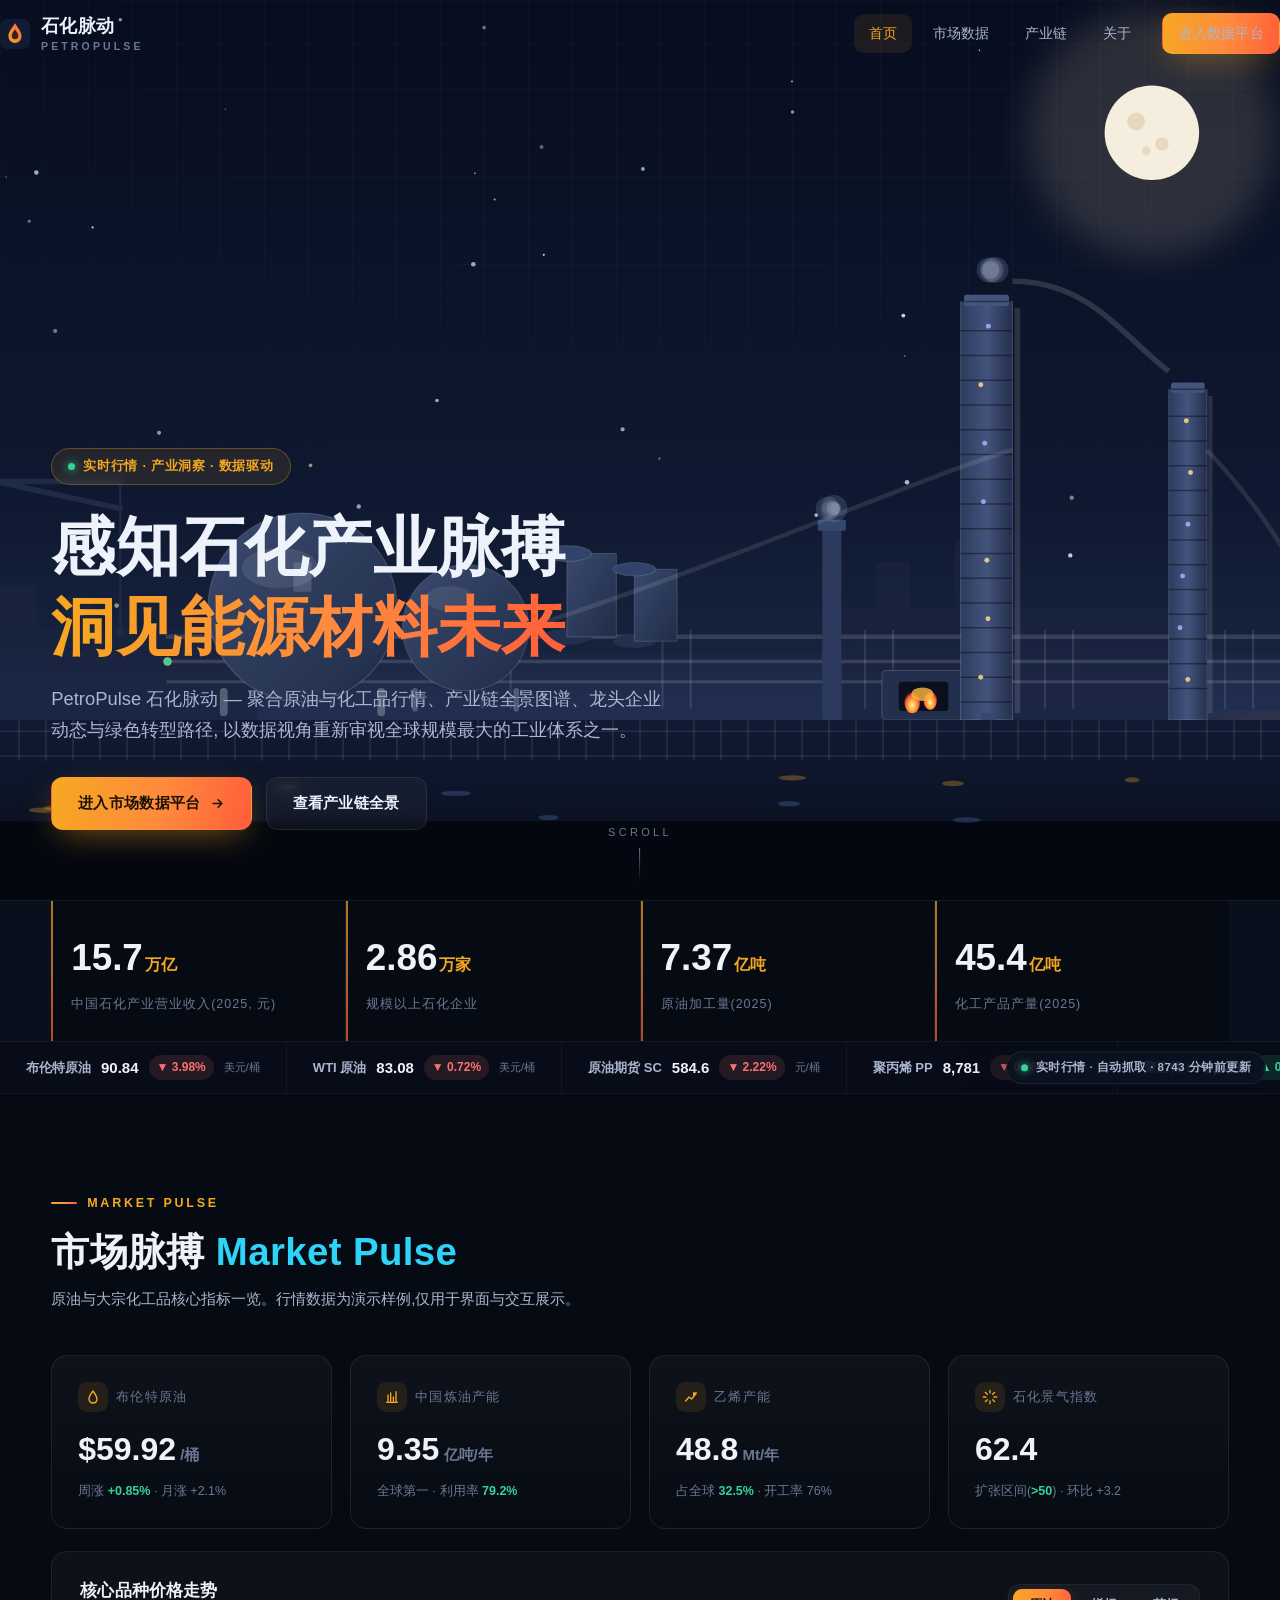
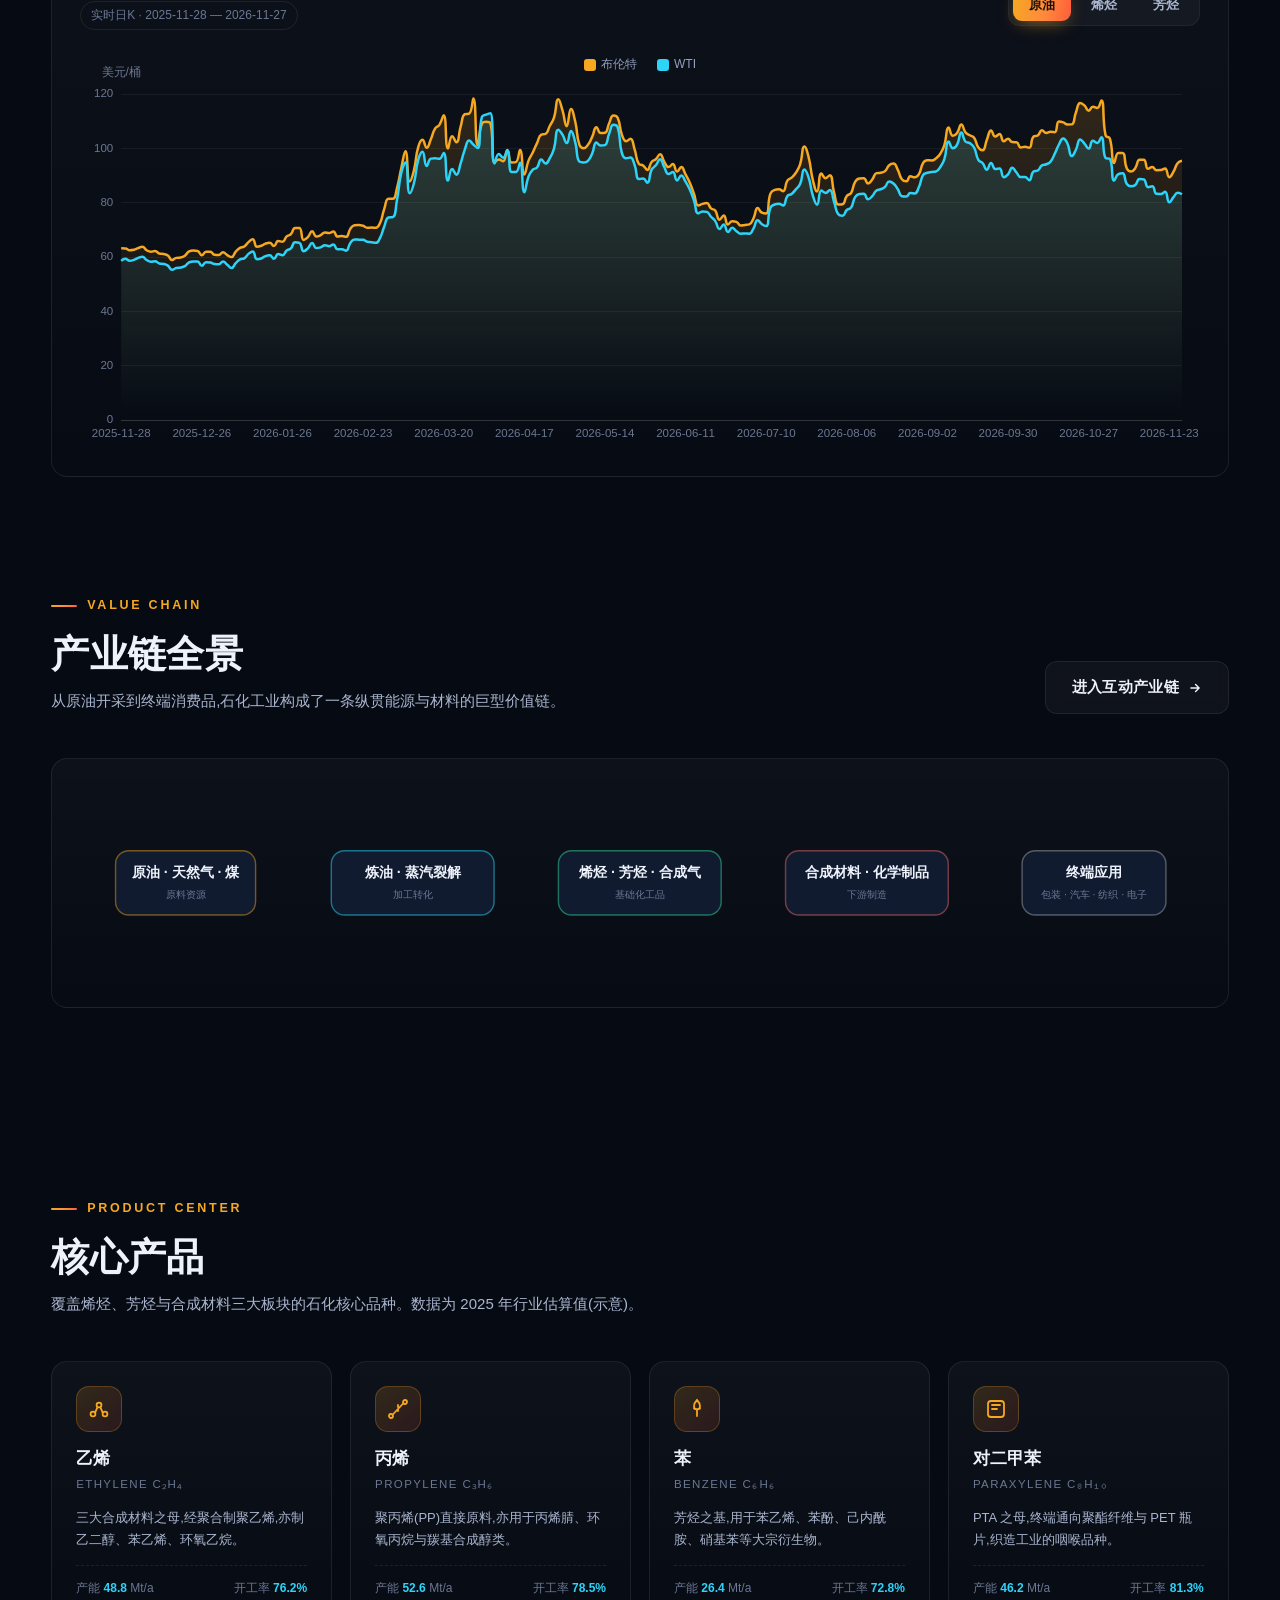
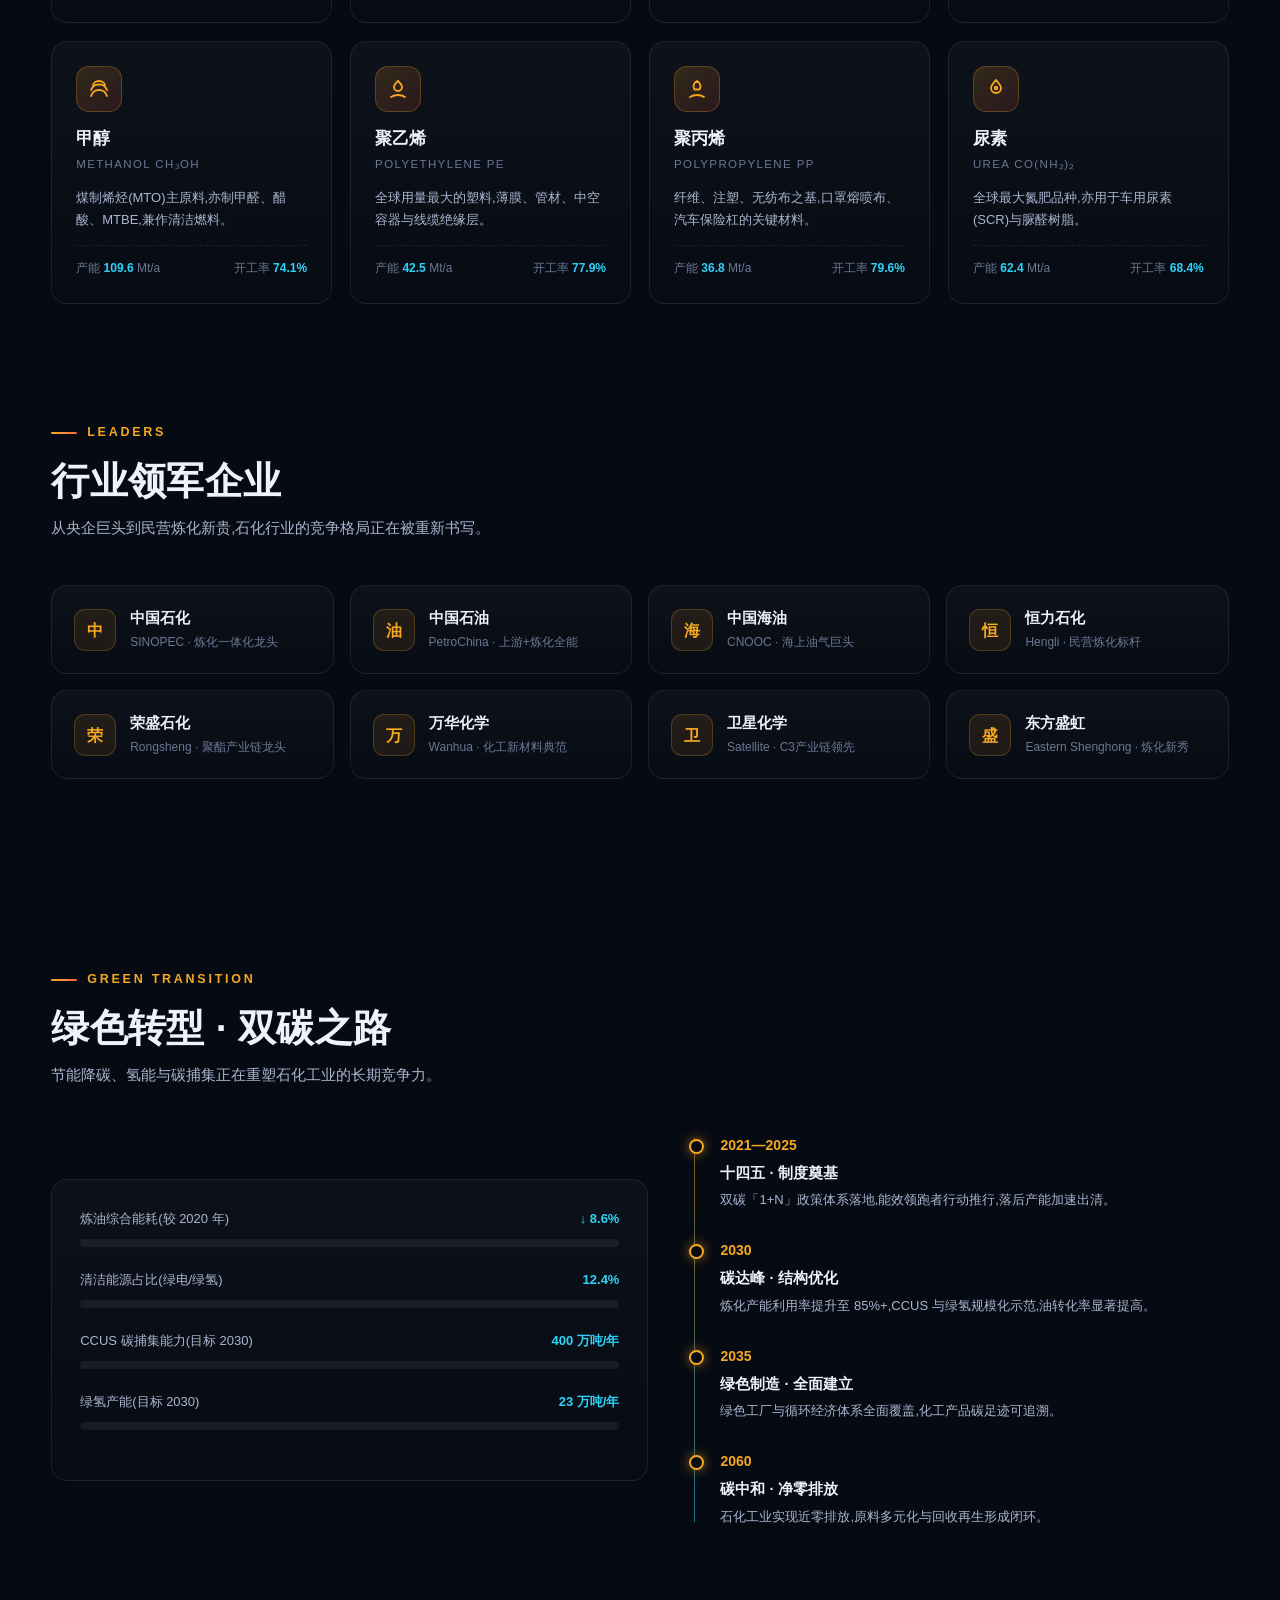
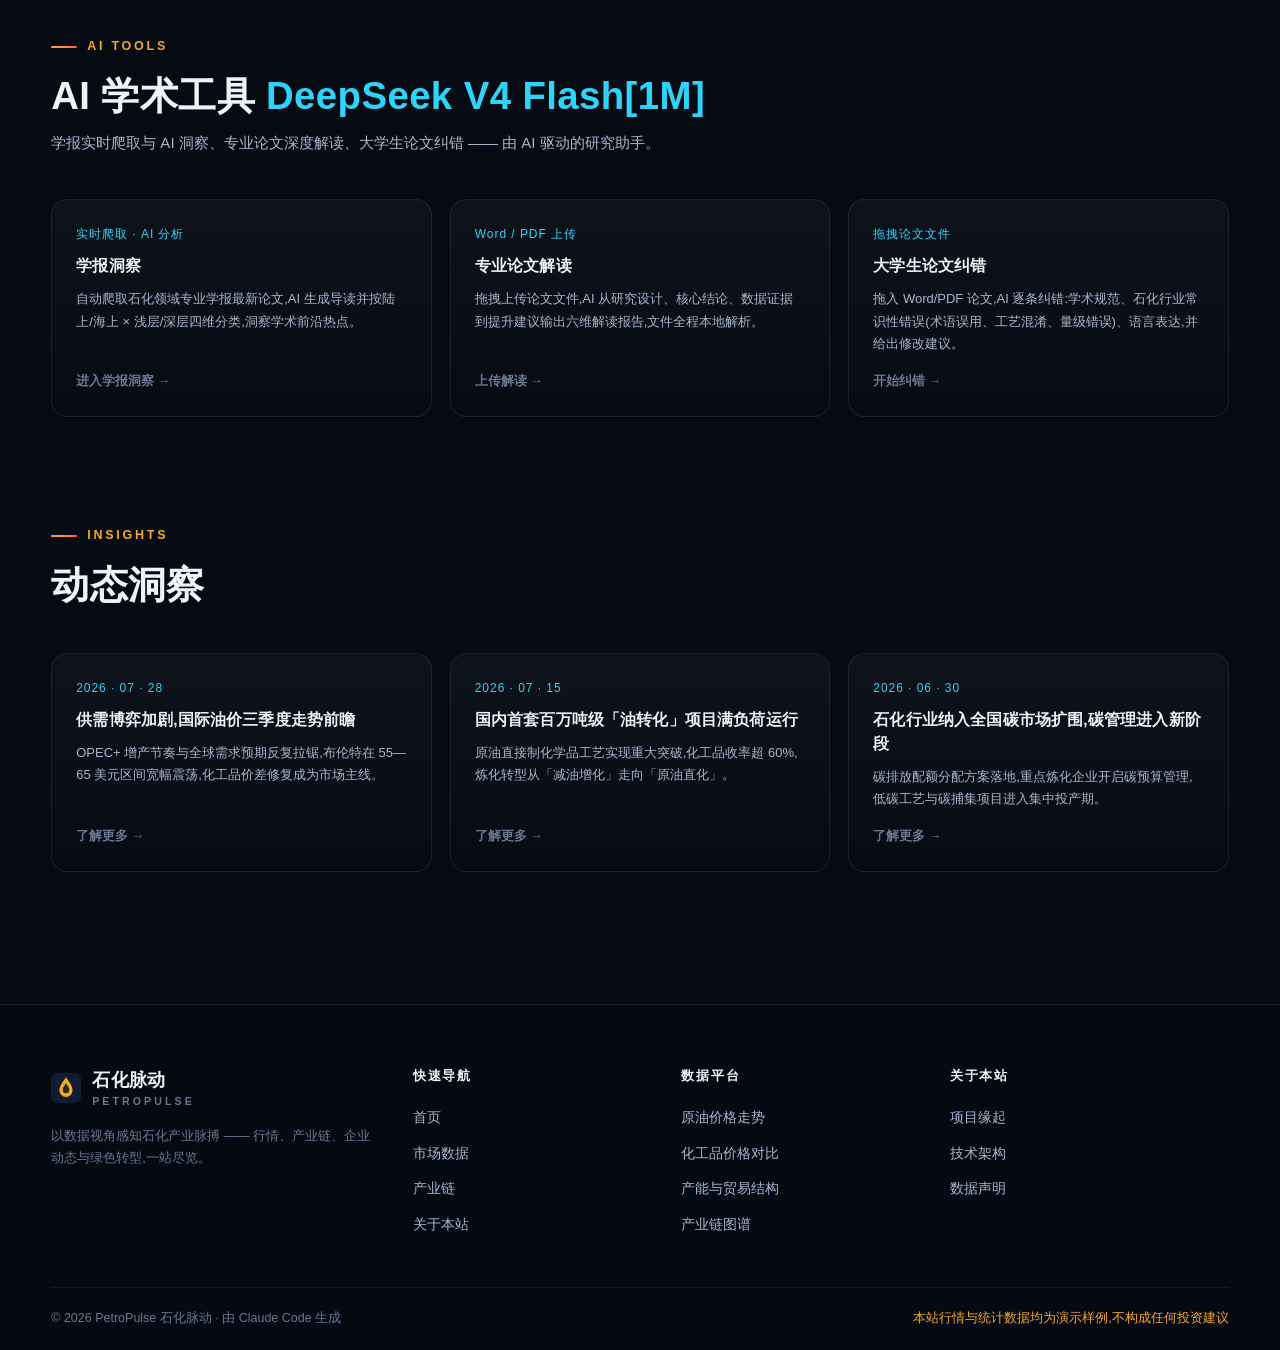
<file: index.html>
<!DOCTYPE html>
<html lang="zh-CN">
<head>
<meta charset="UTF-8">
<meta name="viewport" content="width=device-width, initial-scale=1.0">
<title>PetroPulse 石化脉动 — 石化产业智慧信息平台</title>
<meta name="description" content="PetroPulse 石化脉动:石化行业市场数据、产业链全景、产品动态与绿色转型一站式信息平台。感知产业脉搏,洞见能源材料未来。">
<meta property="og:title" content="PetroPulse 石化脉动 — 石化产业智慧信息平台">
<meta property="og:description" content="感知产业脉搏 · 洞见能源材料未来">
<link rel="icon" type="image/svg+xml" href="assets/img/favicon.svg">
<link rel="stylesheet" href="assets/css/style.css">
</head>
<body>

<!-- ================= 导航 ================= -->
<nav class="nav">
  <div class="container nav-inner">
    <a class="brand" href="index.html">
      <svg viewBox="0 0 64 64" fill="none" aria-hidden="true">
        <rect width="64" height="64" rx="14" fill="#111c33"/>
        <defs>
          <linearGradient id="bg1" x1="0" y1="1" x2="1" y2="0">
            <stop offset="0" stop-color="#f6a821"/><stop offset="1" stop-color="#ff5e3a"/>
          </linearGradient>
        </defs>
        <path d="M32 9c8 12 14 19 14 28a14 14 0 0 1-28 0c0-9 6-16 14-28z" fill="url(#bg1)"/>
        <path d="M32 22c4 6 7 9.5 7 14a7 7 0 0 1-14 0c0-4.5 3-8 7-14z" fill="#0a1120" opacity=".85"/>
      </svg>
      <span>石化脉动<span class="en">PETROPULSE</span></span>
    </a>
    <div class="nav-links">
      <a href="index.html">首页</a>
      <a href="market.html">市场数据</a>
      <a href="chain.html">产业链</a>
      <a href="about.html">关于</a>
      <a class="btn btn-primary nav-cta" href="market.html">进入数据平台</a>
    </div>
    <button class="nav-burger" aria-label="菜单"><span></span><span></span><span></span></button>
  </div>
</nav>

<!-- ================= 首屏 Hero ================= -->
<header class="hero">
  <div class="hero-bg">
    <svg viewBox="0 0 1440 800" preserveAspectRatio="xMidYMax slice" aria-hidden="true">
      <style>
        .flame { transform-box: fill-box; transform-origin: center; animation: flick .18s ease-in-out infinite alternate; }
        @keyframes flick { from { transform: scale(1) } to { transform: scale(1.14, .82) } }
        .glow { animation: glowPulse 3.2s ease-in-out infinite; }
        @keyframes glowPulse { 0%,100% { opacity: .55 } 50% { opacity: .95 } }
        .smoke { animation: rise 7.5s linear infinite; }
        @keyframes rise {
          0%   { transform: translateY(6px) scale(.55); opacity: 0 }
          12%  { opacity: .5 }
          100% { transform: translateY(-110px) scale(1.9); opacity: 0 }
        }
        .steam { animation: rise2 5s linear infinite; }
        @keyframes rise2 {
          0%   { transform: translateY(0) scale(.5); opacity: 0 }
          15%  { opacity: .4 }
          100% { transform: translateY(-70px) scale(1.6); opacity: 0 }
        }
        .flow-dot { animation: flowX 6s linear infinite; }
        @keyframes flowX { from { transform: translateX(0); opacity: 0 } 6% { opacity: .9 } 94% { opacity: .9 } to { transform: translateX(940px); opacity: 0 } }
        .star { animation: tw 1s ease-in-out infinite alternate; }
        @keyframes tw { to { opacity: .18 } }
        .moon-halo { animation: halo 5s ease-in-out infinite alternate; }
        @keyframes halo { to { opacity: .5 } }
        .heat { animation: heatW 1.4s ease-in-out infinite alternate; transform-box: fill-box; transform-origin: bottom; }
        @keyframes heatW { from { transform: scaleY(.85) } to { transform: scaleY(1.15) } }
      </style>

      <defs>
        <linearGradient id="skyG" x1="0" y1="0" x2="0" y2="1">
          <stop offset="0" stop-color="#070d1f"/><stop offset=".55" stop-color="#0e1830"/>
          <stop offset=".85" stop-color="#1d2946"/><stop offset="1" stop-color="#28365a"/>
        </linearGradient>
        <linearGradient id="groundG" x1="0" y1="0" x2="0" y2="1">
          <stop offset="0" stop-color="#101a33"/><stop offset="1" stop-color="#070c18"/>
        </linearGradient>
        <linearGradient id="steelG" x1="0" y1="0" x2="1" y2="1">
          <stop offset="0" stop-color="#3a4a6e"/><stop offset="1" stop-color="#202c48"/>
        </linearGradient>
        <linearGradient id="towerG" x1="0" y1="0" x2="1" y2="0">
          <stop offset="0" stop-color="#2c3b5e"/><stop offset=".5" stop-color="#43537c"/><stop offset="1" stop-color="#232f4d"/>
        </linearGradient>
        <radialGradient id="fireG" cx=".5" cy=".65" r=".6">
          <stop offset="0" stop-color="#fff3c4"/><stop offset=".35" stop-color="#ffb63d"/>
          <stop offset=".7" stop-color="#ff5e3a"/><stop offset="1" stop-color="#ff5e3a" stop-opacity="0"/>
        </radialGradient>
        <radialGradient id="flareG" cx=".5" cy=".5" r=".5">
          <stop offset="0" stop-color="#ffb63d" stop-opacity=".28"/><stop offset="1" stop-color="#ff5e3a" stop-opacity="0"/>
        </radialGradient>
        <filter id="blur6"><feGaussianBlur stdDeviation="6"/></filter>
        <filter id="blur16"><feGaussianBlur stdDeviation="16"/></filter>
      </defs>

      <!-- 天空 -->
      <rect width="1440" height="800" fill="url(#skyG)"/>
      <!-- 星空(JS 生成) -->
      <g id="stars"></g>

      <!-- 月亮 -->
      <g>
        <circle class="moon-halo" cx="1175" cy="118" r="110" fill="#ffe9c4" opacity=".14" filter="url(#blur16)"/>
        <circle cx="1175" cy="118" r="42" fill="#f5eede"/>
        <circle cx="1161" cy="108" r="8"  fill="#e2d3b4" opacity=".8"/>
        <circle cx="1184" cy="128" r="6"  fill="#e2d3b4" opacity=".8"/>
        <circle cx="1170" cy="134" r="4"  fill="#e2d3b4" opacity=".7"/>
      </g>

      <!-- 远景雾霾 -->
      <rect y="590" width="1440" height="90" fill="#28365a" opacity=".55" filter="url(#blur16)"/>

      <!-- 远处工厂剪影 -->
      <g fill="#1a2440" opacity=".7">
        <rect x="120" y="560" width="260" height="80"/>
        <rect x="150" y="520" width="34" height="40"/>
        <rect x="210" y="530" width="24" height="30"/>
        <rect x="900" y="540" width="300" height="100"/>
        <rect x="930" y="500" width="30" height="40"/>
        <rect x="1000" y="480" width="22" height="60"/>
      </g>

      <!-- ===== 主厂区:管线栈桥 ===== -->
      <g stroke="rgba(255,255,255,.13)" stroke-width="4" stroke-linecap="round">
        <line x1="300" y1="566" x2="1290" y2="566"/>
        <line x1="300" y1="588" x2="1290" y2="588" stroke-width="3"/>
        <line x1="300" y1="606" x2="1290" y2="606" stroke-width="2.5"/>
      </g>
      <!-- 管线流动光点 -->
      <g>
        <circle class="flow-dot" cx="300" cy="588" r="3.5" fill="#2dd4f8" style="animation-delay:-1.2s"/>
        <circle class="flow-dot" cx="300" cy="588" r="3.5" fill="#f6a821" style="animation-delay:-3.6s"/>
        <circle class="flow-dot" cx="300" cy="588" r="3" fill="#34d399" style="animation-delay:-5s"/>
      </g>
      <!-- 栈桥立柱 -->
      <g stroke="rgba(255,255,255,.1)" stroke-width="2">
        <g id="rackSupports">
          <line x1="420" y1="560" x2="420" y2="630"/><line x1="445" y1="560" x2="445" y2="630"/>
          <line x1="580" y1="560" x2="580" y2="630"/><line x1="605" y1="560" x2="605" y2="630"/>
          <line x1="740" y1="560" x2="740" y2="630"/><line x1="765" y1="560" x2="765" y2="630"/>
          <line x1="920" y1="560" x2="920" y2="630"/><line x1="945" y1="560" x2="945" y2="630"/>
          <line x1="1080" y1="560" x2="1080" y2="630"/><line x1="1105" y1="560" x2="1105" y2="630"/>
          <line x1="1240" y1="560" x2="1240" y2="630"/><line x1="1265" y1="560" x2="1265" y2="630"/>
        </g>
      </g>

      <!-- 球罐 -->
      <g>
        <ellipse cx="420" cy="540" rx="84" ry="84" fill="url(#steelG)" stroke="rgba(255,255,255,.16)"/>
        <ellipse cx="400" cy="505" rx="34" ry="18" fill="rgba(255,255,255,.09)"/>
        <path d="M350 615 v18 M490 615 v18" stroke="rgba(255,255,255,.25)" stroke-width="7" stroke-linecap="round"/>
        <rect x="412" y="500" width="16" height="26" fill="rgba(255,255,255,.14)"/>
        <ellipse cx="565" cy="558" rx="56" ry="56" fill="url(#steelG)" stroke="rgba(255,255,255,.14)"/>
        <ellipse cx="551" cy="532" rx="22" ry="11" fill="rgba(255,255,255,.08)"/>
        <path d="M520 614 v16 M610 614 v16" stroke="rgba(255,255,255,.22)" stroke-width="5" stroke-linecap="round"/>
      </g>

      <!-- 立式储罐 -->
      <g>
        <g transform="translate(655 566)">
          <ellipse cy="0" rx="22" ry="7" fill="#223050"/>
          <rect y="-74" width="44" height="74" fill="url(#steelG)" stroke="rgba(255,255,255,.14)"/>
          <ellipse cy="-74" rx="22" ry="7" fill="#31436a" stroke="rgba(255,255,255,.14)"/>
        </g>
        <g transform="translate(715 570)">
          <ellipse cy="0" rx="19" ry="6" fill="#223050"/>
          <rect y="-64" width="38" height="64" fill="url(#steelG)" stroke="rgba(255,255,255,.13)"/>
          <ellipse cy="-64" rx="19" ry="6" fill="#31436a" stroke="rgba(255,255,255,.13)"/>
        </g>
      </g>

      <!-- 加热炉(带火焰窗) -->
      <g>
        <rect x="935" y="596" width="74" height="44" rx="4" fill="#222f4d" stroke="rgba(255,255,255,.16)"/>
        <rect x="950" y="606" width="44" height="26" rx="3" fill="#0b0f1c"/>
        <g class="heat">
          <ellipse cx="962" cy="624" rx="7" ry="10" fill="url(#fireG)"/>
          <ellipse cx="978" cy="622" rx="6" ry="9" fill="url(#fireG)"/>
          <ellipse cx="971" cy="617" rx="10" ry="6" fill="#ffb63d" opacity=".8"/>
        </g>
      </g>

      <!-- 烟囱 + 烟羽(JS 生成烟圈) -->
      <g>
        <rect x="882" y="470" width="17" height="170" fill="#2b3a5d"/>
        <rect x="878" y="462" width="25" height="10" rx="2" fill="#35476f"/>
        <g id="smokeChimney"></g>
      </g>

      <!-- 常压塔 A -->
      <g>
        <g transform="translate(1005 250)">
          <rect x="0" y="18" width="46" height="372" fill="url(#towerG)" stroke="rgba(255,255,255,.18)"/>
          <rect x="3" y="12" width="40" height="10" rx="2" fill="#43537c"/>
          <path d="M0 18 h46 M0 44 h46 M0 66 h46 M0 88 h46 M0 110 h46 M0 132 h46 M0 154 h46 M0 176 h46 M0 198 h46 M0 220 h46 M0 242 h46 M0 264 h46 M0 286 h46 M0 308 h46 M0 330 h46 M0 352 h46 M0 374 h46" stroke="rgba(0,0,0,.4)" stroke-width="1.5"/>
          <rect x="48" y="24" width="5" height="360" fill="rgba(255,255,255,.12)"/>
          <rect x="18" y="384" width="14" height="8" fill="#35476f"/>
          <g id="towerALights" class="lights"></g>
        </g>
        <!-- 塔顶蒸汽 -->
        <g id="steamA"></g>
      </g>

      <!-- 常压塔 B -->
      <g transform="translate(1190 330)">
        <rect x="0" y="16" width="34" height="294" fill="url(#towerG)" stroke="rgba(255,255,255,.16)"/>
        <rect x="2" y="10" width="30" height="9" rx="2" fill="#43537c"/>
        <path d="M0 16 h34 M0 40 h34 M0 62 h34 M0 84 h34 M0 106 h34 M0 128 h34 M0 150 h34 M0 172 h34 M0 194 h34 M0 216 h34 M0 238 h34 M0 260 h34 M0 282 h34" stroke="rgba(0,0,0,.4)" stroke-width="1.5"/>
        <rect x="35" y="22" width="4" height="282" fill="rgba(255,255,255,.11)"/>
        <g id="towerBLights" class="lights"></g>
      </g>

      <!-- 火炬塔 -->
      <g>
        <line x1="1340" y1="620" x2="1340" y2="258" stroke="#2b3a5d" stroke-width="8" stroke-linecap="round"/>
        <line x1="1316" y1="600" x2="1340" y2="262" stroke="#232f4d" stroke-width="5"/>
        <line x1="1364" y1="600" x2="1340" y2="262" stroke="#232f4d" stroke-width="5"/>
        <line x1="1322" y1="420" x2="1358" y2="420" stroke="#232f4d" stroke-width="4"/>
        <g transform="translate(1340 252)">
          <circle class="glow" r="30" fill="url(#flareG)" filter="url(#blur6)"/>
          <ellipse class="flame" cx="0" cy="-6" rx="9" ry="16" fill="url(#fireG)"/>
          <ellipse class="flame" cx="0" cy="-2" rx="5" ry="8" fill="#fff3c4" style="animation-delay:-.09s"/>
        </g>
        <!-- 地面火光反射 -->
        <ellipse cx="1340" cy="648" rx="120" ry="14" fill="#ff7a2e" opacity=".14" filter="url(#blur16)"/>
      </g>

      <!-- 塔间连接管线 -->
      <path d="M1051 250 C 1120 250, 1150 300, 1190 330" stroke="rgba(255,255,255,.14)" stroke-width="5" fill="none"/>
      <path d="M1051 400 C 980 420, 800 500, 620 558" stroke="rgba(255,255,255,.1)" stroke-width="4" fill="none"/>
      <path d="M1224 400 C 1280 460, 1300 500, 1330 560" stroke="rgba(255,255,255,.1)" stroke-width="4" fill="none"/>

      <!-- 起重机剪影 -->
      <g stroke="#1e2a46" stroke-width="5" stroke-linecap="round" fill="none">
        <line x1="148" y1="640" x2="148" y2="420"/>
        <line x1="148" y1="428" x2="258" y2="428"/>
        <line x1="148" y1="428" x2="258" y2="452"/>
        <line x1="258" y1="428" x2="258" y2="560" stroke-width="2"/>
        <circle cx="258" cy="562" r="4" fill="#1e2a46" stroke="none"/>
      </g>
      <rect x="126" y="440" width="22" height="12" rx="2" fill="#1e2a46"/>

      <!-- 地面 -->
      <rect y="640" width="1440" height="160" fill="url(#groundG)"/>
      <rect y="730" width="1440" height="70" fill="#04070f"/>
      <!-- 围栏 -->
      <g stroke="rgba(255,255,255,.09)" stroke-width="1.5">
        <line x1="0" y1="650" x2="1440" y2="650"/>
        <line x1="0" y1="672" x2="1440" y2="672"/>
        <g id="fencePosts"></g>
      </g>

      <!-- 地面光斑(灯光点缀) -->
      <g id="groundLights"></g>
    </svg>
  </div>

  <div class="container hero-content">
    <span class="hero-badge"><span class="dot"></span>实时行情 · 产业洞察 · 数据驱动</span>
    <h1>感知石化产业脉搏<br><span class="text-grad">洞见能源材料未来</span></h1>
    <p class="lead">PetroPulse 石化脉动 — 聚合原油与化工品行情、产业链全景图谱、龙头企业动态与绿色转型路径,
      以数据视角重新审视全球规模最大的工业体系之一。</p>
    <div class="hero-actions">
      <a class="btn btn-primary" href="market.html">进入市场数据平台
        <svg width="15" height="15" viewBox="0 0 24 24" fill="none" stroke="currentColor" stroke-width="2.4" stroke-linecap="round"><path d="M5 12h14M13 6l6 6-6 6"/></svg>
      </a>
      <a class="btn btn-ghost" href="chain.html">查看产业链全景</a>
    </div>
  </div>
  <div class="hero-scroll">SCROLL</div>
</header>

<!-- ================= 统计条 ================= -->
<section class="stats-band">
  <div class="container stats-grid">
    <div class="stat reveal"><div class="num"><span data-count="15.8" data-suffix="">0</span><span class="suffix">万亿</span></div><div class="lbl">中国石化产业营业收入(2025, 元)</div></div>
    <div class="stat reveal d1"><div class="num"><span data-count="2.87" data-suffix="">0</span><span class="suffix">万家</span></div><div class="lbl">规模以上石化企业</div></div>
    <div class="stat reveal d2"><div class="num"><span data-count="7.41" data-suffix="">0</span><span class="suffix">亿吨</span></div><div class="lbl">原油加工量(2025)</div></div>
    <div class="stat reveal d3"><div class="num"><span data-count="45.6" data-suffix="">0</span><span class="suffix">亿吨</span></div><div class="lbl">化工产品产量(2025)</div></div>
  </div>
</section>

<!-- ================= 行情条 ================= -->
<div class="ticker"><div class="ticker-track" aria-hidden="true"></div></div>

<!-- ================= 市场脉搏 ================= -->
<section class="block" id="market">
  <div class="container">
    <div class="sec-head reveal">
      <span class="eyebrow">Market Pulse</span>
      <h2 class="sec-title">市场脉搏 <span class="text-cyan">Market Pulse</span></h2>
      <p class="sec-sub">原油与大宗化工品核心指标一览。行情数据为演示样例,仅用于界面与交互展示。</p>
    </div>

    <div class="kpi-row reveal d1">
      <div class="card kpi">
        <div class="k"><span class="ico"><svg viewBox="0 0 24 24" fill="none" stroke-width="2" stroke-linecap="round" stroke-linejoin="round"><path d="M12 3c-3.5 5-6 8-6 11.5A6 6 0 0 0 12 21a6 6 0 0 0 6-5.5C18 11 15.5 8 12 3z"/></svg></span>布伦特原油</div>
        <div class="v">$59.92<span style="font-size:15px;color:var(--t-3)"> /桶</span></div>
        <div class="d">周涨 <b>+0.85%</b> · 月涨 +2.1%</div>
      </div>
      <div class="card kpi">
        <div class="k"><span class="ico"><svg viewBox="0 0 24 24" fill="none" stroke-width="2" stroke-linecap="round" stroke-linejoin="round"><path d="M4 20h16M6 20V9m4 11V6m4 14v-8m4 8V4"/></svg></span>中国炼油产能</div>
        <div class="v">9.35<span style="font-size:15px;color:var(--t-3)"> 亿吨/年</span></div>
        <div class="d">全球第一 · 利用率 <b>79.2%</b></div>
      </div>
      <div class="card kpi">
        <div class="k"><span class="ico"><svg viewBox="0 0 24 24" fill="none" stroke-width="2" stroke-linecap="round" stroke-linejoin="round"><path d="M4 18l5-6 4 3 7-9M20 6h-4m0 0v4"/></svg></span>乙烯产能</div>
        <div class="v">48.8<span style="font-size:15px;color:var(--t-3)"> Mt/年</span></div>
        <div class="d">占全球 <b>32.5%</b> · 开工率 76%</div>
      </div>
      <div class="card kpi">
        <div class="k"><span class="ico"><svg viewBox="0 0 24 24" fill="none" stroke-width="2" stroke-linecap="round" stroke-linejoin="round"><path d="M12 2v4m0 12v4M2 12h4m12 0h4M5 5l3 3m8 8l3 3M19 5l-3 3M8 16l-3 3"/></svg></span>石化景气指数</div>
        <div class="v">62.4</div>
        <div class="d">扩张区间(<b>&gt;50</b>) · 环比 +3.2</div>
      </div>
    </div>

    <div class="panel reveal d2" style="margin-top:22px">
      <div class="chart-head">
        <div>
          <h3>核心品种价格走势</h3>
          <div class="tag" id="ovTag">加载中…</div>
        </div>
        <div class="pills" id="priceTabs">
          <button class="pill on" data-key="oil">原油</button>
          <button class="pill" data-key="olefin">烯烃</button>
          <button class="pill" data-key="aro">芳烃</button>
        </div>
      </div>
      <div id="overviewChart" class="chart" style="height:400px"></div>
    </div>
  </div>
</section>

<!-- ================= 产业链预览 ================= -->
<section class="block" id="chain-preview" style="padding-top:20px">
  <div class="container">
    <div class="sec-head reveal" style="display:flex;justify-content:space-between;align-items:flex-end;flex-wrap:wrap;gap:16px">
      <div>
        <span class="eyebrow">Value Chain</span>
        <h2 class="sec-title">产业链全景</h2>
        <p class="sec-sub">从原油开采到终端消费品,石化工业构成了一条纵贯能源与材料的巨型价值链。</p>
      </div>
      <a class="btn btn-ghost" href="chain.html">进入互动产业链
        <svg width="14" height="14" viewBox="0 0 24 24" fill="none" stroke="currentColor" stroke-width="2.4" stroke-linecap="round"><path d="M5 12h14M13 6l6 6-6 6"/></svg>
      </a>
    </div>

    <div class="panel reveal d1" style="padding:34px 20px">
      <svg viewBox="0 0 1200 190" style="width:100%;height:auto" aria-hidden="true">
        <defs>
          <linearGradient id="flowA" x1="0" y1="0" x2="1" y2="0">
            <stop offset="0" stop-color="#f6a821"/><stop offset="1" stop-color="#ff5e3a"/>
          </linearGradient>
          <style>
            .dash-flow { stroke-dasharray: 7 9; animation: dashMove 1.6s linear infinite; }
            @keyframes dashMove { to { stroke-dashoffset: -16; } }
            .chain-prev-node { transition: transform .2s; transform-box: fill-box; transform-origin: center; }
            .chain-prev-node:hover { transform: scale(1.06); }
          </style>
        </defs>
        <g font-family="'PingFang SC','Microsoft YaHei',sans-serif" text-anchor="middle">
          <g transform="translate(120 95)">
            <g class="chain-prev-node">
              <rect x="-74" y="-34" width="148" height="68" rx="14" fill="#101b30" stroke="rgba(246,168,33,.45)" stroke-width="1.5"/>
              <text y="-6" fill="#eef2fb" font-size="15" font-weight="700">原油 · 天然气 · 煤</text>
              <text y="16" fill="#6b7893" font-size="11">原料资源</text>
            </g>
          </g>
          <g transform="translate(360 95)">
            <g class="chain-prev-node">
              <rect x="-86" y="-34" width="172" height="68" rx="14" fill="#101b30" stroke="rgba(45,212,248,.5)" stroke-width="1.5"/>
              <text y="-6" fill="#eef2fb" font-size="15" font-weight="700">炼油 · 蒸汽裂解</text>
              <text y="16" fill="#6b7893" font-size="11">加工转化</text>
            </g>
          </g>
          <g transform="translate(600 95)">
            <g class="chain-prev-node">
              <rect x="-86" y="-34" width="172" height="68" rx="14" fill="#101b30" stroke="rgba(52,211,153,.5)" stroke-width="1.5"/>
              <text y="-6" fill="#eef2fb" font-size="15" font-weight="700">烯烃 · 芳烃 · 合成气</text>
              <text y="16" fill="#6b7893" font-size="11">基础化工品</text>
            </g>
          </g>
          <g transform="translate(840 95)">
            <g class="chain-prev-node">
              <rect x="-86" y="-34" width="172" height="68" rx="14" fill="#101b30" stroke="rgba(248,113,113,.45)" stroke-width="1.5"/>
              <text y="-6" fill="#eef2fb" font-size="15" font-weight="700">合成材料 · 化学制品</text>
              <text y="16" fill="#6b7893" font-size="11">下游制造</text>
            </g>
          </g>
          <g transform="translate(1080 95)">
            <g class="chain-prev-node">
              <rect x="-76" y="-34" width="152" height="68" rx="14" fill="#101b30" stroke="rgba(255,255,255,.3)" stroke-width="1.5"/>
              <text y="-6" fill="#eef2fb" font-size="15" font-weight="700">终端应用</text>
              <text y="16" fill="#6b7893" font-size="11">包装 · 汽车 · 纺织 · 电子</text>
            </g>
          </g>
          <g stroke="url(#flowA)" stroke-width="3" fill="none" opacity=".9">
            <line class="dash-flow" x1="196" y1="88" x2="270" y2="88"/>
            <line class="dash-flow" x1="196" y1="102" x2="270" y2="102"/>
            <line class="dash-flow" x1="450" y1="88" x2="508" y2="88" style="animation-delay:-.4s"/>
            <line class="dash-flow" x1="450" y1="102" x2="508" y2="102" style="animation-delay:-.4s"/>
            <line class="dash-flow" x1="690" y1="88" x2="748" y2="88" style="animation-delay:-.8s"/>
            <line class="dash-flow" x1="690" y1="102" x2="748" y2="102" style="animation-delay:-.8s"/>
            <line class="dash-flow" x1="930" y1="88" x2="998" y2="88" style="animation-delay:-1.2s"/>
            <line class="dash-flow" x1="930" y1="102" x2="998" y2="102" style="animation-delay:-1.2s"/>
          </g>
        </g>
      </svg>
    </div>
  </div>
</section>

<!-- ================= 产品中心 ================= -->
<section class="block" id="products">
  <div class="container">
    <div class="sec-head reveal">
      <span class="eyebrow">Product Center</span>
      <h2 class="sec-title">核心产品</h2>
      <p class="sec-sub">覆盖烯烃、芳烃与合成材料三大板块的石化核心品种。数据为 2025 年行业估算值(示意)。</p>
    </div>
    <div class="prod-grid">
      <article class="card prod reveal d1">
        <div class="icon"><svg viewBox="0 0 24 24" fill="none" stroke-width="1.8" stroke-linecap="round"><circle cx="6" cy="17" r="2.4"/><circle cx="12" cy="8" r="2.4"/><circle cx="18" cy="17" r="2.4"/><path d="M8.2 15.4 10.4 10.4m5.2 5-2.2-5"/></svg></div>
        <h3>乙烯</h3><div class="en">Ethylene C₂H₄</div>
        <p>三大合成材料之母,经聚合制聚乙烯,亦制乙二醇、苯乙烯、环氧乙烷。</p>
        <div class="meta"><span>产能 <b>48.8</b> Mt/a</span><span>开工率 <b>76.2%</b></span></div>
      </article>
      <article class="card prod reveal d2">
        <div class="icon"><svg viewBox="0 0 24 24" fill="none" stroke-width="1.8" stroke-linecap="round"><circle cx="5" cy="19" r="2"/><circle cx="19" cy="5" r="2"/><path d="M6.8 17.5 17.2 6.5M12 12v2m0-6v2"/></svg></div>
        <h3>丙烯</h3><div class="en">Propylene C₃H₆</div>
        <p>聚丙烯(PP)直接原料,亦用于丙烯腈、环氧丙烷与羰基合成醇类。</p>
        <div class="meta"><span>产能 <b>52.6</b> Mt/a</span><span>开工率 <b>78.5%</b></span></div>
      </article>
      <article class="card prod reveal d3">
        <div class="icon"><svg viewBox="0 0 24 24" fill="none" stroke-width="1.8" stroke-linecap="round"><path d="M12 3c2.5 2.5 3 4.5 3 6.5A3 3 0 0 1 12 12.5 3 3 0 0 1 9 9.5c0-2 .5-4 3-6.5z"/><path d="M9 11.5a6 6 0 0 0 6 0M12 13v6"/></svg></div>
        <h3>苯</h3><div class="en">Benzene C₆H₆</div>
        <p>芳烃之基,用于苯乙烯、苯酚、己内酰胺、硝基苯等大宗衍生物。</p>
        <div class="meta"><span>产能 <b>26.4</b> Mt/a</span><span>开工率 <b>72.8%</b></span></div>
      </article>
      <article class="card prod reveal d4">
        <div class="icon"><svg viewBox="0 0 24 24" fill="none" stroke-width="1.8" stroke-linecap="round"><rect x="4" y="4" width="16" height="16" rx="3"/><path d="M8 8h8M8 12h5"/></svg></div>
        <h3>对二甲苯</h3><div class="en">Paraxylene C₈H₁₀</div>
        <p>PTA 之母,终端通向聚酯纤维与 PET 瓶片,织造工业的咽喉品种。</p>
        <div class="meta"><span>产能 <b>46.2</b> Mt/a</span><span>开工率 <b>81.3%</b></span></div>
      </article>
      <article class="card prod reveal d1">
        <div class="icon"><svg viewBox="0 0 24 24" fill="none" stroke-width="1.8" stroke-linecap="round"><path d="M4 19c1.5-3 2.5-6 8-6s6.5 3 8 6M4 13c1.5-3 2.5-5.5 8-5.5S18.5 10 20 13M6 9c0-3 2.5-5 6-5s6 2 6 5"/></svg></div>
        <h3>甲醇</h3><div class="en">Methanol CH₃OH</div>
        <p>煤制烯烃(MTO)主原料,亦制甲醛、醋酸、MTBE,兼作清洁燃料。</p>
        <div class="meta"><span>产能 <b>109.6</b> Mt/a</span><span>开工率 <b>74.1%</b></span></div>
      </article>
      <article class="card prod reveal d2">
        <div class="icon"><svg viewBox="0 0 24 24" fill="none" stroke-width="1.8" stroke-linecap="round"><path d="M12 4c-2 2-4 3.5-4 6a4 4 0 0 0 8 0c0-2.5-2-4-4-6z"/><path d="M5 20c3-2 5-2 7-2s4 0 7 2"/></svg></div>
        <h3>聚乙烯</h3><div class="en">Polyethylene PE</div>
        <p>全球用量最大的塑料,薄膜、管材、中空容器与线缆绝缘层。</p>
        <div class="meta"><span>产能 <b>42.5</b> Mt/a</span><span>开工率 <b>77.9%</b></span></div>
      </article>
      <article class="card prod reveal d3">
        <div class="icon"><svg viewBox="0 0 24 24" fill="none" stroke-width="1.8" stroke-linecap="round"><path d="M12 4c2.5 1.5 3.5 3.5 3.5 5.5 0 1.2-.6 2.2-1.4 3M12 4C9.5 5.5 8.5 7.5 8.5 9.5c0 1.2.6 2.2 1.4 3M9.5 12.5h5"/><path d="M5 20c3-2 5-2 7-2s4 0 7 2"/></svg></div>
        <h3>聚丙烯</h3><div class="en">Polypropylene PP</div>
        <p>纤维、注塑、无纺布之基,口罩熔喷布、汽车保险杠的关键材料。</p>
        <div class="meta"><span>产能 <b>36.8</b> Mt/a</span><span>开工率 <b>79.6%</b></span></div>
      </article>
      <article class="card prod reveal d4">
        <div class="icon"><svg viewBox="0 0 24 24" fill="none" stroke-width="1.8" stroke-linecap="round"><path d="M12 3c-2 3-5 4.5-5 8a5 5 0 0 0 10 0c0-3.5-3-5-5-8z"/><circle cx="12" cy="11" r="1.4"/></svg></div>
        <h3>尿素</h3><div class="en">Urea CO(NH₂)₂</div>
        <p>全球最大氮肥品种,亦用于车用尿素(SCR)与脲醛树脂。</p>
        <div class="meta"><span>产能 <b>62.4</b> Mt/a</span><span>开工率 <b>68.4%</b></span></div>
      </article>
    </div>
  </div>
</section>

<!-- ================= 行业领军 ================= -->
<section class="block" id="companies" style="padding-top:20px">
  <div class="container">
    <div class="sec-head reveal">
      <span class="eyebrow">Leaders</span>
      <h2 class="sec-title">行业领军企业</h2>
      <p class="sec-sub">从央企巨头到民营炼化新贵,石化行业的竞争格局正在被重新书写。</p>
    </div>
    <div class="co-grid">
      <div class="card co reveal d1"><span class="logo">中</span><div><h4>中国石化</h4><span>SINOPEC · 炼化一体化龙头</span></div></div>
      <div class="card co reveal d2"><span class="logo">油</span><div><h4>中国石油</h4><span>PetroChina · 上游+炼化全能</span></div></div>
      <div class="card co reveal d3"><span class="logo">海</span><div><h4>中国海油</h4><span>CNOOC · 海上油气巨头</span></div></div>
      <div class="card co reveal d4"><span class="logo">恒</span><div><h4>恒力石化</h4><span>Hengli · 民营炼化标杆</span></div></div>
      <div class="card co reveal d1"><span class="logo">荣</span><div><h4>荣盛石化</h4><span>Rongsheng · 聚酯产业链龙头</span></div></div>
      <div class="card co reveal d2"><span class="logo">万</span><div><h4>万华化学</h4><span>Wanhua · 化工新材料典范</span></div></div>
      <div class="card co reveal d3"><span class="logo">卫</span><div><h4>卫星化学</h4><span>Satellite · C3产业链领先</span></div></div>
      <div class="card co reveal d4"><span class="logo">盛</span><div><h4>东方盛虹</h4><span>Eastern Shenghong · 炼化新秀</span></div></div>
    </div>
  </div>
</section>

<!-- ================= 绿色石化 ================= -->
<section class="block" id="green">
  <div class="container">
    <div class="sec-head reveal">
      <span class="eyebrow">Green Transition</span>
      <h2 class="sec-title">绿色转型 · 双碳之路</h2>
      <p class="sec-sub">节能降碳、氢能与碳捕集正在重塑石化工业的长期竞争力。</p>
    </div>
    <div class="sus-wrap">
      <div class="panel reveal d1">
        <div class="meter">
          <div class="top"><span>炼油综合能耗(较 2020 年)</span><b>↓ 8.6%</b></div>
          <div class="bar"><i data-w="86%"></i></div>
        </div>
        <div class="meter">
          <div class="top"><span>清洁能源占比(绿电/绿氢)</span><b>12.4%</b></div>
          <div class="bar"><i data-w="62%"></i></div>
        </div>
        <div class="meter">
          <div class="top"><span>CCUS 碳捕集能力(目标 2030)</span><b>400 万吨/年</b></div>
          <div class="bar"><i class="amber" data-w="80%"></i></div>
        </div>
        <div class="meter">
          <div class="top"><span>绿氢产能(目标 2030)</span><b>23 万吨/年</b></div>
          <div class="bar"><i data-w="58%"></i></div>
        </div>
      </div>
      <div class="reveal d2">
        <ul class="tl">
          <li><span class="t">2021—2025</span><h4>十四五 · 制度奠基</h4><p>双碳「1+N」政策体系落地,能效领跑者行动推行,落后产能加速出清。</p></li>
          <li><span class="t">2030</span><h4>碳达峰 · 结构优化</h4><p>炼化产能利用率提升至 85%+,CCUS 与绿氢规模化示范,油转化率显著提高。</p></li>
          <li><span class="t">2035</span><h4>绿色制造 · 全面建立</h4><p>绿色工厂与循环经济体系全面覆盖,化工产品碳足迹可追溯。</p></li>
          <li><span class="t">2060</span><h4>碳中和 · 净零排放</h4><p>石化工业实现近零排放,原料多元化与回收再生形成闭环。</p></li>
        </ul>
      </div>
    </div>
  </div>
</section>

<!-- ================= AI 学术工具 ================= -->
<section class="block" id="ai-tools" style="padding-top:10px">
  <div class="container">
    <div class="sec-head reveal">
      <span class="eyebrow">AI Tools</span>
      <h2 class="sec-title">AI 学术工具 <span class="text-cyan">DeepSeek V4 Flash[1M]</span></h2>
      <p class="sec-sub">学报实时爬取与 AI 洞察、专业论文深度解读、大学生论文纠错 —— 由 AI 驱动的研究助手。</p>
    </div>
    <div class="news-grid">
      <a class="card news reveal d1" href="journal.html" style="text-decoration:none">
        <div class="date">实时爬取 · AI 分析</div>
        <h3>学报洞察</h3>
        <p>自动爬取石化领域专业学报最新论文,AI 生成导读并按陆上/海上 × 浅层/深层四维分类,洞察学术前沿热点。</p>
        <span class="more">进入学报洞察 →</span>
      </a>
      <a class="card news reveal d2" href="interpret.html" style="text-decoration:none">
        <div class="date">Word / PDF 上传</div>
        <h3>专业论文解读</h3>
        <p>拖拽上传论文文件,AI 从研究设计、核心结论、数据证据到提升建议输出六维解读报告,文件全程本地解析。</p>
        <span class="more">上传解读 →</span>
      </a>
      <a class="card news reveal d3" href="papers.html" style="text-decoration:none">
        <div class="date">拖拽论文文件</div>
        <h3>大学生论文纠错</h3>
        <p>拖入 Word/PDF 论文,AI 逐条纠错:学术规范、石化行业常识性错误(术语误用、工艺混淆、量级错误)、语言表达,并给出修改建议。</p>
        <span class="more">开始纠错 →</span>
      </a>
    </div>
  </div>
</section>

<!-- ================= 动态洞察 ================= -->
<section class="block" id="news" style="padding-top:10px">
  <div class="container">
    <div class="sec-head reveal">
      <span class="eyebrow">Insights</span>
      <h2 class="sec-title">动态洞察</h2>
    </div>
    <div class="news-grid">
      <article class="card news reveal d1">
        <div class="date">2026 · 07 · 28</div>
        <h3>供需博弈加剧,国际油价三季度走势前瞻</h3>
        <p>OPEC+ 增产节奏与全球需求预期反复拉锯,布伦特在 55—65 美元区间宽幅震荡,化工品价差修复成为市场主线。</p>
        <a class="more" href="market.html">了解更多 →</a>
      </article>
      <article class="card news reveal d2">
        <div class="date">2026 · 07 · 15</div>
        <h3>国内首套百万吨级「油转化」项目满负荷运行</h3>
        <p>原油直接制化学品工艺实现重大突破,化工品收率超 60%,炼化转型从「减油增化」走向「原油直化」。</p>
        <a class="more" href="chain.html">了解更多 →</a>
      </article>
      <article class="card news reveal d3">
        <div class="date">2026 · 06 · 30</div>
        <h3>石化行业纳入全国碳市场扩围,碳管理进入新阶段</h3>
        <p>碳排放配额分配方案落地,重点炼化企业开启碳预算管理,低碳工艺与碳捕集项目进入集中投产期。</p>
        <a class="more" href="about.html">了解更多 →</a>
      </article>
    </div>
  </div>
</section>

<!-- ================= 页脚 ================= -->
<footer class="footer">
  <div class="container">
    <div class="footer-top">
      <div>
        <a class="brand" href="index.html" style="margin-bottom:6px">
          <svg viewBox="0 0 64 64" width="28" height="28" fill="none" aria-hidden="true">
            <rect width="64" height="64" rx="14" fill="#111c33"/>
            <path d="M32 9c8 12 14 19 14 28a14 14 0 0 1-28 0c0-9 6-16 14-28z" fill="#f6a821"/>
            <path d="M32 22c4 6 7 9.5 7 14a7 7 0 0 1-14 0c0-4.5 3-8 7-14z" fill="#0a1120" opacity=".85"/>
          </svg>
          <span>石化脉动<span class="en">PETROPULSE</span></span>
        </a>
        <p class="desc">以数据视角感知石化产业脉搏 —— 行情、产业链、企业动态与绿色转型,一站尽览。</p>
      </div>
      <div>
        <h5>快速导航</h5>
        <ul>
          <li><a href="index.html">首页</a></li>
          <li><a href="market.html">市场数据</a></li>
          <li><a href="chain.html">产业链</a></li>
          <li><a href="about.html">关于本站</a></li>
        </ul>
      </div>
      <div>
        <h5>数据平台</h5>
        <ul>
          <li><a href="market.html">原油价格走势</a></li>
          <li><a href="market.html">化工品价格对比</a></li>
          <li><a href="market.html">产能与贸易结构</a></li>
          <li><a href="chain.html">产业链图谱</a></li>
        </ul>
      </div>
      <div>
        <h5>关于本站</h5>
        <ul>
          <li><a href="about.html">项目缘起</a></li>
          <li><a href="about.html">技术架构</a></li>
          <li><a href="about.html">数据声明</a></li>
        </ul>
      </div>
    </div>
    <div class="footer-bottom">
      <span>© 2026 PetroPulse 石化脉动 · 由 Claude Code 生成</span>
      <span class="warn">本站行情与统计数据均为演示样例,不构成任何投资建议</span>
    </div>
  </div>
</footer>

<script src="assets/js/echarts.min.js"></script>
<script src="assets/js/main.js"></script>
<script>
/* ---------- 首屏夜景生成(星空 / 灯光 / 烟羽) ---------- */
(function () {
  const rnd = PP.mulberry32(20260801);
  const svg = document.querySelector('.hero-bg svg');
  const NS = 'http://www.w3.org/2000/svg';
  const el = (tag, attrs, parent) => {
    const n = document.createElementNS(NS, tag);
    for (const k in attrs) n.setAttribute(k, attrs[k]);
    (parent || svg).appendChild(n);
    return n;
  };

  /* 星空 */
  const stars = document.getElementById('stars');
  for (let i = 0; i < 54; i++) {
    el('circle', {
      cx: rnd() * 1440, cy: rnd() * 560, r: 0.6 + rnd() * 1.5,
      fill: rnd() > 0.82 ? '#ffe9c4' : '#dce6ff',
      opacity: (0.35 + rnd() * 0.65).toFixed(2),
      class: 'star',
      style: `animation-delay:${(rnd() * 1.2).toFixed(2)}s;animation-duration:${(0.7 + rnd() * 1.4).toFixed(2)}s`
    }, stars);
  }

  /* 塔身巡检灯 */
  const mkLights = (gid, count, cx, y0, step) => {
    const g = document.getElementById(gid);
    for (let i = 0; i < count; i++) {
      el('circle', {
        cx: cx + (rnd() - 0.5) * 10, cy: y0 + i * step, r: 2.2,
        fill: rnd() > 0.5 ? '#ffd98a' : '#9fb6ff', opacity: .85, class: 'star',
        style: `animation-duration:${(1.6 + rnd() * 2.4).toFixed(2)}s;animation-delay:${(rnd() * 3).toFixed(2)}s`
      }, g);
    }
  };
  mkLights('towerALights', 7, 20, 40, 52);
  mkLights('towerBLights', 6, 15, 44, 46);

  /* 烟羽 */
  const mkSmoke = (gid, x, y, n, spread) => {
    const g = document.getElementById(gid);
    for (let i = 0; i < n; i++) {
      el('circle', {
        cx: x + (rnd() - 0.5) * spread, cy: y, r: 5 + rnd() * 7,
        fill: 'rgba(180,196,230,.16)', class: 'smoke',
        style: `animation-delay:${(rnd() * 7).toFixed(2)}s;animation-duration:${(6 + rnd() * 4).toFixed(2)}s`
      }, g);
    }
  };
  mkSmoke('smokeChimney', 890, 452, 6, 8);
  mkSmoke('steamA', 1030, 240, 5, 14);

  /* 围栏立柱 + 地面灯 */
  const fp = document.getElementById('fencePosts');
  for (let x = 0; x <= 1440; x += 24) el('line', { x1: x, y1: 640, x2: x, y2: 676 }, fp);
  const gl = document.getElementById('groundLights');
  for (let i = 0; i < 12; i++) {
    el('ellipse', {
      cx: rnd() * 1440, cy: 690 + rnd() * 40, rx: 6 + rnd() * 10, ry: 2.4,
      fill: rnd() > 0.5 ? 'rgba(246,168,33,.3)' : 'rgba(120,160,255,.22)'
    }, gl);
  }
})();

/* ---------- 首页价格走势图 ---------- */
(function () {
  const labels = PP.monthLabels(2024, 1, 31);
  const DATA = {
    oil: {
      series: [
        { name: '布伦特', color: '#f6a821', data: [79.4,83.2,85.7,89.2,82.3,81.9,84.8,80.1,74.5,75.6,72.9,73.8,76.9,75.4,71.2,66.8,62.4,67.1,69.8,66.2,63.9,61.4,64.2,63.1,65.8,68.4,66.9,63.5,60.8,58.6,59.9] },
        { name: 'WTI', color: '#2dd4f8', data: [74.1,78.2,80.6,84.0,77.4,77.0,79.9,75.3,70.2,71.1,68.4,69.2,72.0,70.6,66.4,62.1,58.2,62.8,65.3,61.7,59.5,57.0,59.9,58.8,61.2,63.9,62.4,59.0,56.5,54.4,56.7] }
      ],
      unit: '美元/桶'
    },
    olefin: {
      series: [
        { name: '乙烯', color: '#f6a821', data: [880,910,935,970,940,920,950,930,860,875,845,850,890,905,870,830,800,820,840,810,785,770,795,780,810,835,820,795,770,755,765] },
        { name: '丙烯', color: '#2dd4f8', data: [745,768,790,815,802,788,810,795,742,752,730,738,772,786,758,726,702,716,730,708,688,676,698,685,706,724,712,690,672,660,668] },
        { name: '丁二烯', color: '#34d399', data: [1050,1080,1120,1150,1090,1060,1100,1020,960,980,940,955,1010,1035,980,920,880,905,935,890,850,830,860,845,875,900,885,852,828,812,830] }
      ],
      unit: '美元/吨'
    },
    aro: {
      series: [
        { name: '苯', color: '#f6a821', data: [720,750,778,805,788,772,798,762,710,725,698,706,742,758,730,695,668,685,700,672,650,638,660,648,672,695,680,652,630,618,628] },
        { name: '甲苯', color: '#2dd4f8', data: [665,690,712,738,720,706,730,698,655,668,645,652,682,696,670,640,618,632,648,622,602,590,612,600,622,642,630,606,586,575,584] },
        { name: '对二甲苯', color: '#34d399', data: [862,890,918,948,930,910,938,898,852,868,840,848,885,900,872,838,812,830,850,822,800,786,810,798,822,846,832,805,782,768,780] }
      ],
      unit: '美元/吨'
    }
  };

  const chart = echarts.init(document.getElementById('overviewChart'));
  const ovTag = document.getElementById('ovTag');
  const mkSeries = (s, d, n) => ({
    name: s.name, type: 'line', color: s.color, smooth: true, symbol: 'none',
    data: n ? s.data.slice(-n) : s.data,
    lineStyle: { width: 2.5, color: s.color },
    areaStyle: { color: new echarts.graphic.LinearGradient(0, 0, 0, 1, [
      { offset: 0, color: s.color + '38' }, { offset: 1, color: s.color + '00' }
    ]) },
    emphasis: { focus: 'series' }
  });

  /* 真实日K(布伦特/WTI)优先,演示兜底 */
  let oilReal = null;
  const paint = key => {
    if (key === 'oil' && oilReal) {
      const src = oilReal.brent || oilReal.wti;
      const series = [];
      if (oilReal.brent) series.push({ ...mkSeries({ name: '布伦特', color: '#f6a821', data: [] }, 0), data: oilReal.brent.values });
      if (oilReal.wti) series.push({ ...mkSeries({ name: 'WTI', color: '#2dd4f8', data: [] }, 0), data: oilReal.wti.values });
      chart.setOption({
        ...PP_CHART_THEME,
        animationDuration: 700,
        tooltip: { ...PP_CHART_THEME.tooltip, valueFormatter: v => v + ' 美元/桶' },
        legend: { ...PP_CHART_THEME.legend },
        grid: { ...PP_CHART_THEME.grid },
        xAxis: { ...PP_CHART_THEME.xAxis, data: src.labels, boundaryGap: false },
        yAxis: { ...PP_CHART_THEME.yAxis, name: '美元/桶', nameTextStyle: { color: '#6b7893' } },
        series
      }, true);
      ovTag.textContent = `实时日K · ${src.labels[0]} — ${src.labels[src.labels.length - 1]}`;
      return;
    }
    const d = DATA[key];
    chart.setOption({
      ...PP_CHART_THEME,
      animationDuration: 700,
      tooltip: { ...PP_CHART_THEME.tooltip, valueFormatter: v => v + ' ' + d.unit },
      legend: { ...PP_CHART_THEME.legend },
      grid: { ...PP_CHART_THEME.grid },
      xAxis: { ...PP_CHART_THEME.xAxis, data: labels, boundaryGap: false },
      yAxis: { ...PP_CHART_THEME.yAxis, name: d.unit, nameTextStyle: { color: '#6b7893' } },
      series: d.series.map(s => mkSeries(s, d))
    }, true);
    ovTag.textContent = '2024.01 — 2026.07 · 月均 · 演示数据';
  };
  paint('oil');
  document.getElementById('priceTabs').addEventListener('click', e => {
    const btn = e.target.closest('.pill');
    if (!btn) return;
    document.querySelectorAll('#priceTabs .pill').forEach(p => p.classList.remove('on'));
    btn.classList.add('on');
    paint(btn.dataset.key);
  });
  window.addEventListener('pp:quotes', e => {
    const h = e.detail.history || {};
    if (h.brent || h.wti) {
      oilReal = h;
      if (document.querySelector('#priceTabs .pill.on').dataset.key === 'oil') paint('oil');
    }
  });
  window.addEventListener('resize', () => chart.resize());
})();
</script>
</body>
</html>
</file>
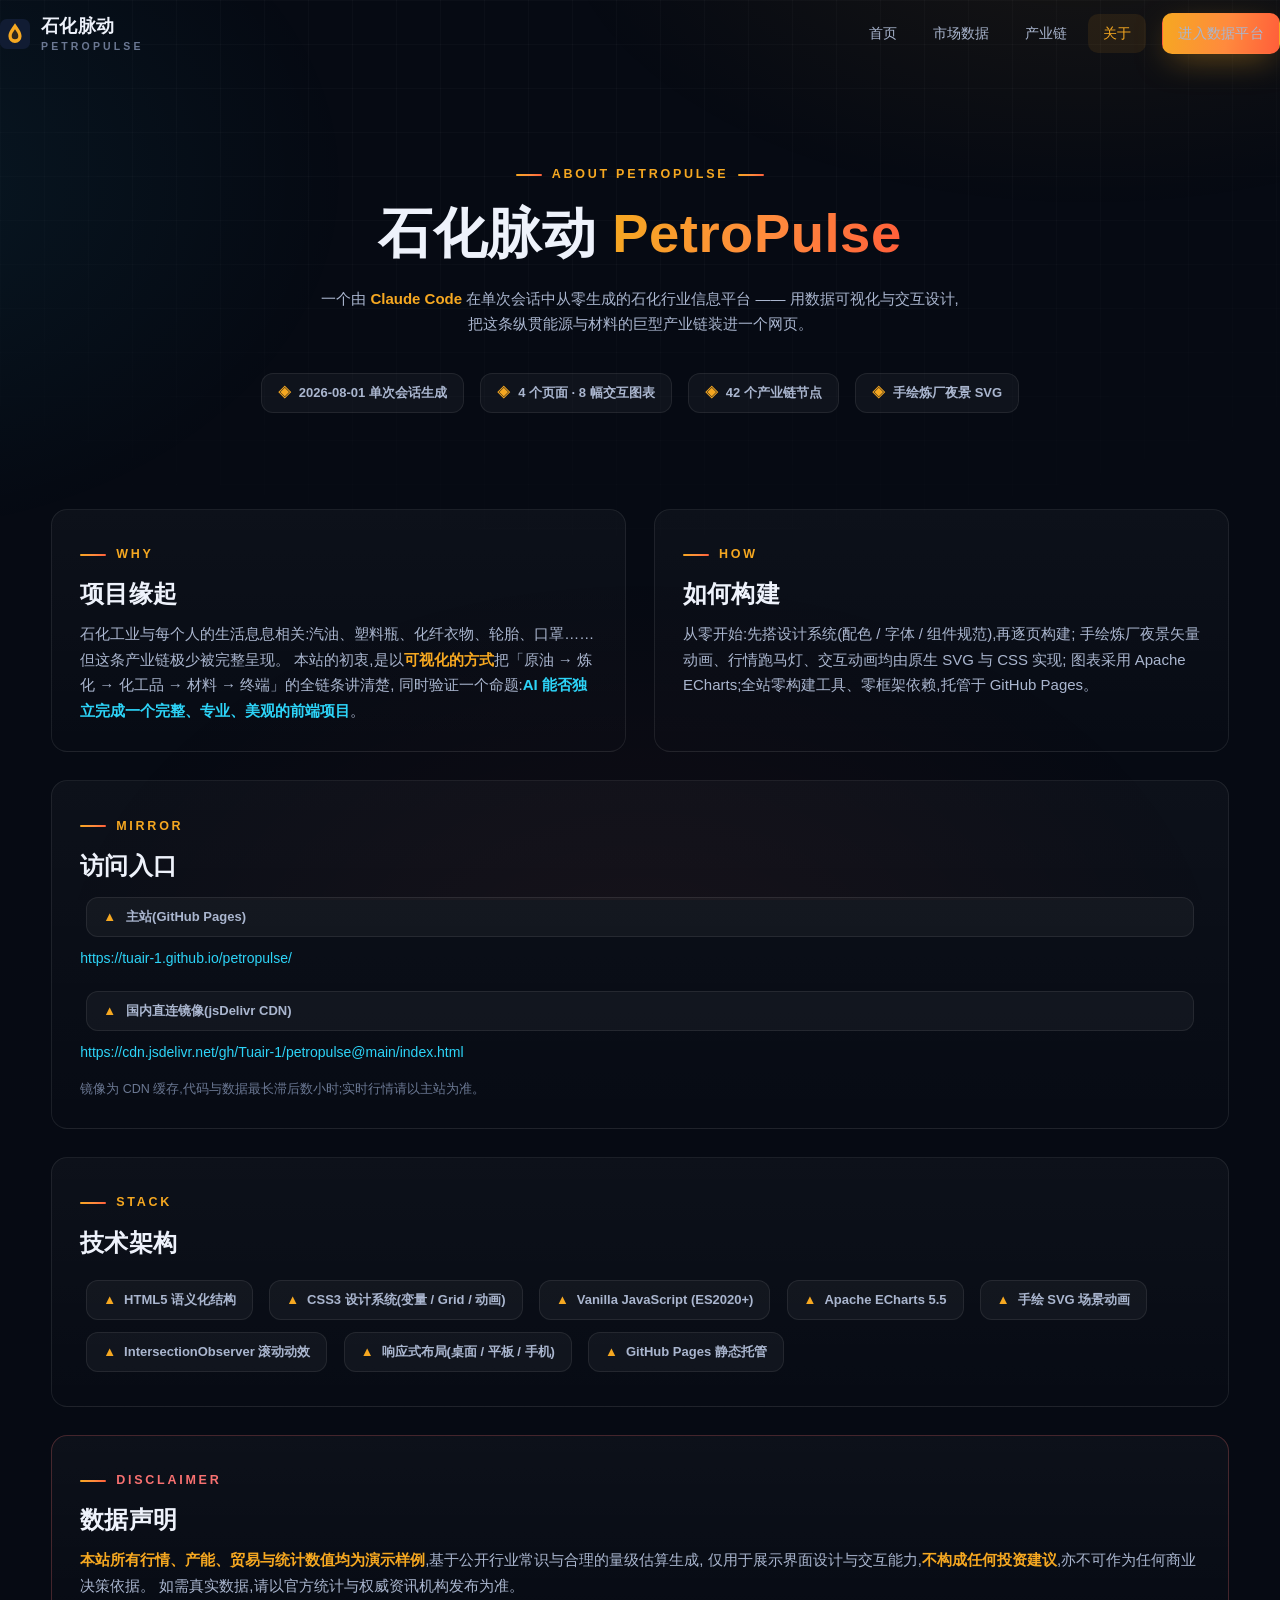
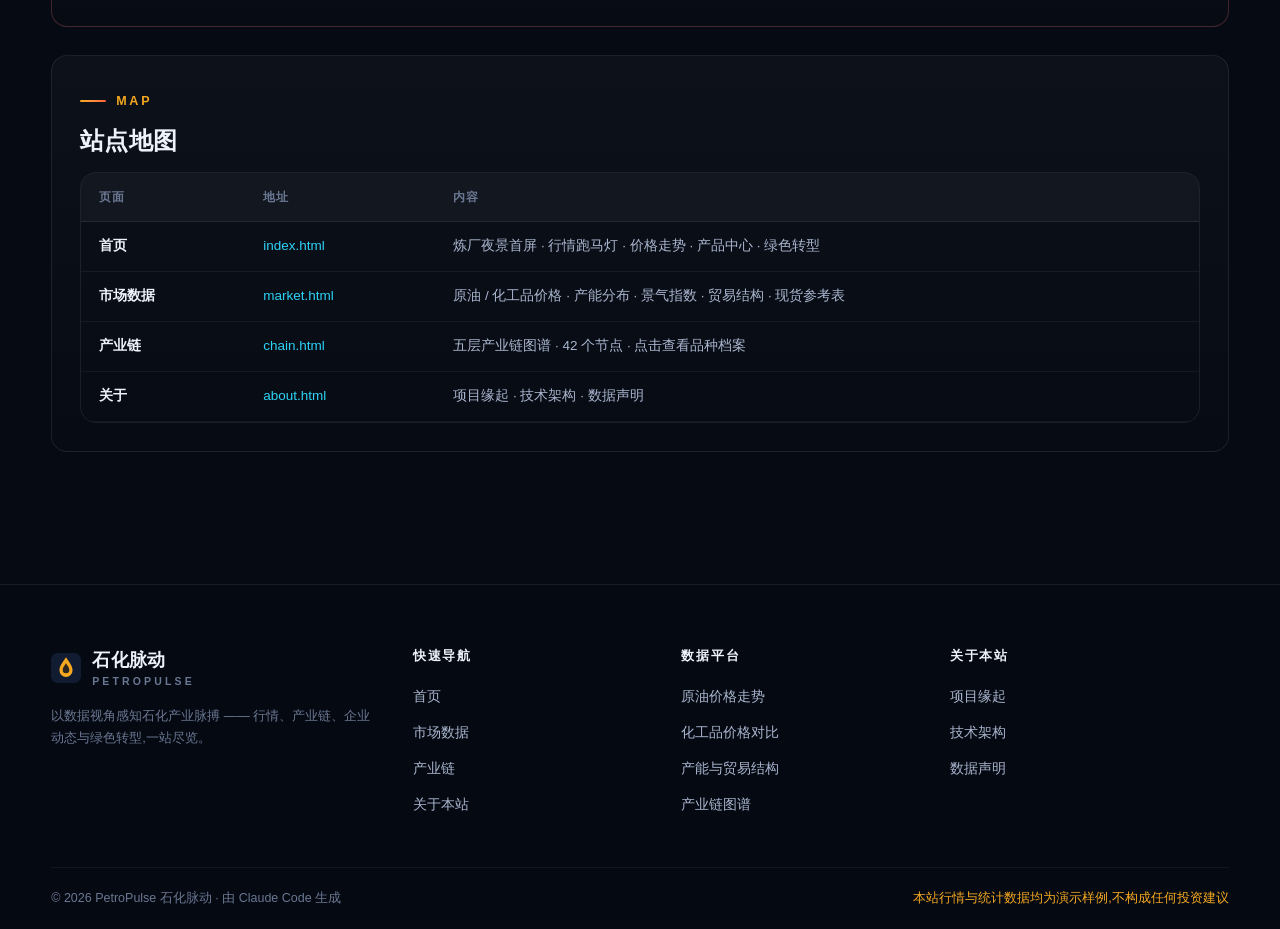
<file: about.html>
<!DOCTYPE html>
<html lang="zh-CN">
<head>
<meta charset="UTF-8">
<meta name="viewport" content="width=device-width, initial-scale=1.0">
<title>关于本站 — PetroPulse 石化脉动</title>
<meta name="description" content="关于 PetroPulse 石化脉动:项目缘起、技术架构与数据声明。本站由 Claude Code 在单次会话中生成。">
<link rel="icon" type="image/svg+xml" href="assets/img/favicon.svg">
<link rel="stylesheet" href="assets/css/style.css">
</head>
<body>

<!-- ================= 导航 ================= -->
<nav class="nav">
  <div class="container nav-inner">
    <a class="brand" href="index.html">
      <svg viewBox="0 0 64 64" fill="none" aria-hidden="true">
        <rect width="64" height="64" rx="14" fill="#111c33"/>
        <path d="M32 9c8 12 14 19 14 28a14 14 0 0 1-28 0c0-9 6-16 14-28z" fill="#f6a821"/>
        <path d="M32 22c4 6 7 9.5 7 14a7 7 0 0 1-14 0c0-4.5 3-8 7-14z" fill="#0a1120" opacity=".85"/>
      </svg>
      <span>石化脉动<span class="en">PETROPULSE</span></span>
    </a>
    <div class="nav-links">
      <a href="index.html">首页</a>
      <a href="market.html">市场数据</a>
      <a href="chain.html">产业链</a>
      <a href="about.html">关于</a>
      <a class="btn btn-primary nav-cta" href="market.html">进入数据平台</a>
    </div>
    <button class="nav-burger" aria-label="菜单"><span></span><span></span><span></span></button>
  </div>
</nav>

<!-- ================= 页首 ================= -->
<header class="about-hero">
  <div class="container">
    <span class="eyebrow center" style="margin-bottom:14px">About PetroPulse</span>
    <h1>石化脉动 <span class="text-grad">PetroPulse</span></h1>
    <p>一个由 <b class="hl">Claude Code</b> 在单次会话中从零生成的石化行业信息平台 —— 用数据可视化与交互设计,把这条纵贯能源与材料的巨型产业链装进一个网页。</p>
    <div style="margin-top:30px">
      <span class="stack-tag"><i>◈</i> 2026-08-01 单次会话生成</span>
      <span class="stack-tag"><i>◈</i> 4 个页面 · 8 幅交互图表</span>
      <span class="stack-tag"><i>◈</i> 42 个产业链节点</span>
      <span class="stack-tag"><i>◈</i> 手绘炼厂夜景 SVG</span>
    </div>
  </div>
</header>

<section class="block" style="padding-top:20px">
  <div class="container">

    <div class="grid-2-full" style="margin-bottom:28px">
      <div class="panel reveal in">
        <span class="eyebrow">Why</span>
        <h2 class="sec-title" style="font-size:1.5rem">项目缘起</h2>
        <p style="color:var(--t-2);margin-top:12px">石化工业与每个人的生活息息相关:汽油、塑料瓶、化纤衣物、轮胎、口罩……但这条产业链极少被完整呈现。
        本站的初衷,是以<b class="hl">可视化的方式</b>把「原油 → 炼化 → 化工品 → 材料 → 终端」的全链条讲清楚,
        同时验证一个命题:<b class="hl-c">AI 能否独立完成一个完整、专业、美观的前端项目</b>。</p>
      </div>
      <div class="panel reveal in d1">
        <span class="eyebrow">How</span>
        <h2 class="sec-title" style="font-size:1.5rem">如何构建</h2>
        <p style="color:var(--t-2);margin-top:12px">从零开始:先搭设计系统(配色 / 字体 / 组件规范),再逐页构建;
        手绘炼厂夜景矢量动画、行情跑马灯、交互动画均由原生 SVG 与 CSS 实现;
        图表采用 Apache ECharts;全站零构建工具、零框架依赖,托管于 GitHub Pages。</p>
      </div>
    </div>

    <div class="panel reveal in" style="margin-bottom:28px">
      <span class="eyebrow">Mirror</span>
      <h2 class="sec-title" style="font-size:1.5rem">访问入口</h2>
      <div style="margin-top:16px">
        <div class="stack-tag" style="display:flex;gap:10px;align-items:center;flex-wrap:wrap"><i>▲</i> 主站(GitHub Pages)</div>
        <a href="https://tuair-1.github.io/petropulse/" style="color:var(--cyan);font-size:14px;margin:4px 0 14px;display:inline-block">https://tuair-1.github.io/petropulse/</a>
        <div class="stack-tag" style="display:flex;gap:10px;align-items:center;flex-wrap:wrap"><i>▲</i> 国内直连镜像(jsDelivr CDN)</div>
        <a href="https://cdn.jsdelivr.net/gh/Tuair-1/petropulse@main/index.html" style="color:var(--cyan);font-size:14px;margin:4px 0 14px;display:inline-block">https://cdn.jsdelivr.net/gh/Tuair-1/petropulse@main/index.html</a>
        <p style="color:var(--t-3);font-size:12.5px">镜像为 CDN 缓存,代码与数据最长滞后数小时;实时行情请以主站为准。</p>
      </div>
    </div>

    <div class="panel reveal in" style="margin-bottom:28px">
      <span class="eyebrow">Stack</span>
      <h2 class="sec-title" style="font-size:1.5rem">技术架构</h2>
      <div style="margin-top:16px">
        <span class="stack-tag"><i>▲</i> HTML5 语义化结构</span>
        <span class="stack-tag"><i>▲</i> CSS3 设计系统(变量 / Grid / 动画)</span>
        <span class="stack-tag"><i>▲</i> Vanilla JavaScript (ES2020+)</span>
        <span class="stack-tag"><i>▲</i> Apache ECharts 5.5</span>
        <span class="stack-tag"><i>▲</i> 手绘 SVG 场景动画</span>
        <span class="stack-tag"><i>▲</i> IntersectionObserver 滚动动效</span>
        <span class="stack-tag"><i>▲</i> 响应式布局(桌面 / 平板 / 手机)</span>
        <span class="stack-tag"><i>▲</i> GitHub Pages 静态托管</span>
      </div>
    </div>

    <div class="panel reveal in" style="margin-bottom:28px;border-color:rgba(248,113,113,.25)">
      <span class="eyebrow" style="color:var(--down)">Disclaimer</span>
      <h2 class="sec-title" style="font-size:1.5rem">数据声明</h2>
      <p style="color:var(--t-2);margin-top:12px">
        <b class="hl">本站所有行情、产能、贸易与统计数值均为演示样例</b>,基于公开行业常识与合理的量级估算生成,
        仅用于展示界面设计与交互能力,<b class="hl">不构成任何投资建议</b>,亦不可作为任何商业决策依据。
        如需真实数据,请以官方统计与权威资讯机构发布为准。</p>
    </div>

    <div class="panel reveal in">
      <span class="eyebrow">Map</span>
      <h2 class="sec-title" style="font-size:1.5rem">站点地图</h2>
      <div class="tbl-wrap" style="margin-top:16px">
        <table class="data">
          <thead><tr><th>页面</th><th>地址</th><th>内容</th></tr></thead>
          <tbody>
            <tr><td class="nm">首页</td><td><a href="index.html" style="color:var(--cyan)">index.html</a></td><td>炼厂夜景首屏 · 行情跑马灯 · 价格走势 · 产品中心 · 绿色转型</td></tr>
            <tr><td class="nm">市场数据</td><td><a href="market.html" style="color:var(--cyan)">market.html</a></td><td>原油 / 化工品价格 · 产能分布 · 景气指数 · 贸易结构 · 现货参考表</td></tr>
            <tr><td class="nm">产业链</td><td><a href="chain.html" style="color:var(--cyan)">chain.html</a></td><td>五层产业链图谱 · 42 个节点 · 点击查看品种档案</td></tr>
            <tr><td class="nm">关于</td><td><a href="about.html" style="color:var(--cyan)">about.html</a></td><td>项目缘起 · 技术架构 · 数据声明</td></tr>
          </tbody>
        </table>
      </div>
    </div>

  </div>
</section>

<!-- ================= 页脚 ================= -->
<footer class="footer">
  <div class="container">
    <div class="footer-top">
      <div>
        <a class="brand" href="index.html" style="margin-bottom:6px">
          <svg viewBox="0 0 64 64" width="28" height="28" fill="none" aria-hidden="true">
            <rect width="64" height="64" rx="14" fill="#111c33"/>
            <path d="M32 9c8 12 14 19 14 28a14 14 0 0 1-28 0c0-9 6-16 14-28z" fill="#f6a821"/>
            <path d="M32 22c4 6 7 9.5 7 14a7 7 0 0 1-14 0c0-4.5 3-8 7-14z" fill="#0a1120" opacity=".85"/>
          </svg>
          <span>石化脉动<span class="en">PETROPULSE</span></span>
        </a>
        <p class="desc">以数据视角感知石化产业脉搏 —— 行情、产业链、企业动态与绿色转型,一站尽览。</p>
      </div>
      <div><h5>快速导航</h5><ul><li><a href="index.html">首页</a></li><li><a href="market.html">市场数据</a></li><li><a href="chain.html">产业链</a></li><li><a href="about.html">关于本站</a></li></ul></div>
      <div><h5>数据平台</h5><ul><li><a href="market.html">原油价格走势</a></li><li><a href="market.html">化工品价格对比</a></li><li><a href="market.html">产能与贸易结构</a></li><li><a href="chain.html">产业链图谱</a></li></ul></div>
      <div><h5>关于本站</h5><ul><li><a href="about.html">项目缘起</a></li><li><a href="about.html">技术架构</a></li><li><a href="about.html">数据声明</a></li></ul></div>
    </div>
    <div class="footer-bottom">
      <span>© 2026 PetroPulse 石化脉动 · 由 Claude Code 生成</span>
      <span class="warn">本站行情与统计数据均为演示样例,不构成任何投资建议</span>
    </div>
  </div>
</footer>

<script src="assets/js/main.js"></script>
</body>
</html>
</file>
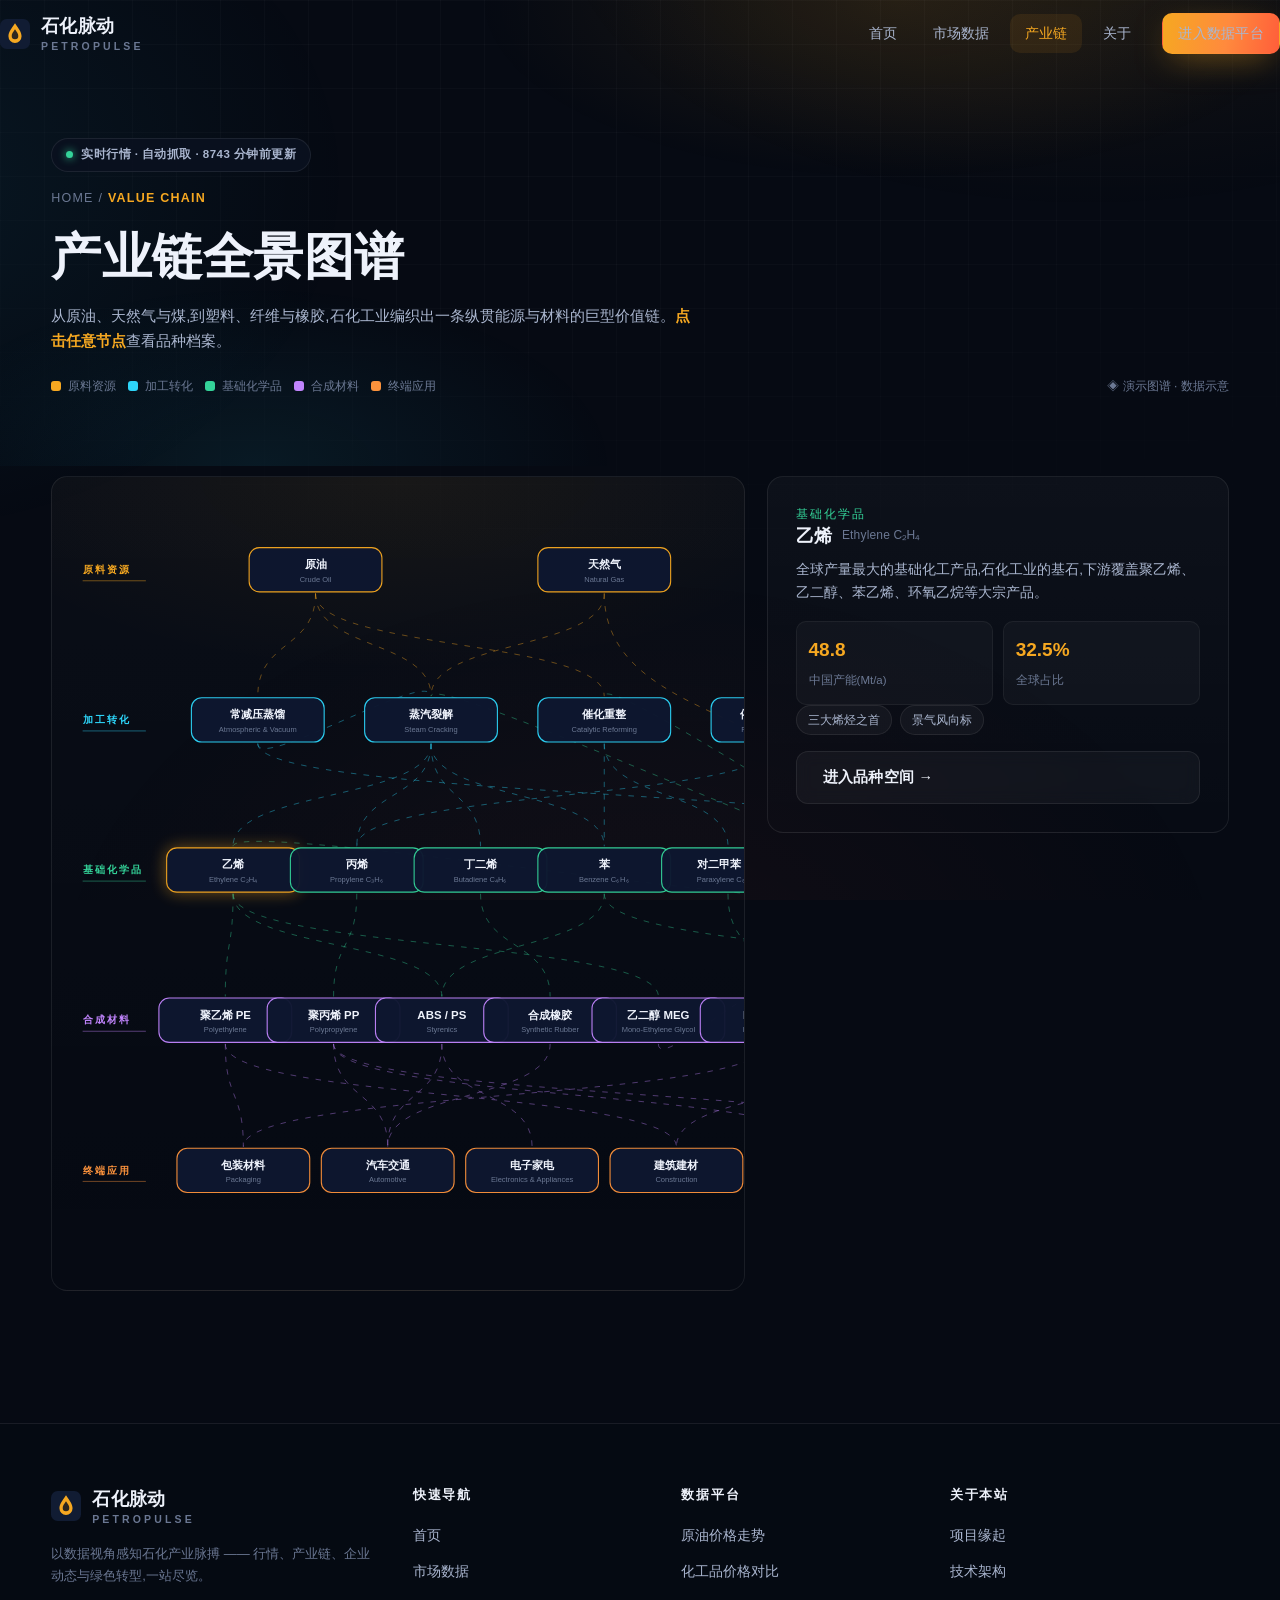
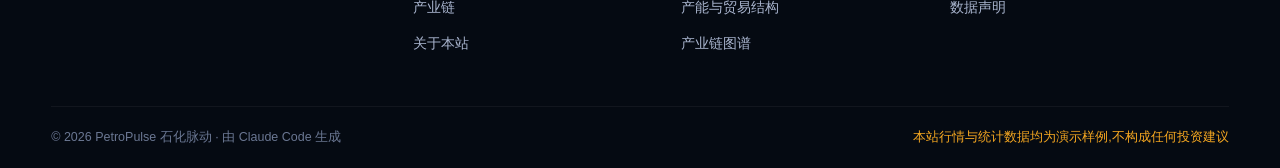
<file: chain.html>
<!DOCTYPE html>
<html lang="zh-CN">
<head>
<meta charset="UTF-8">
<meta name="viewport" content="width=device-width, initial-scale=1.0">
<title>产业链全景 — PetroPulse 石化脉动</title>
<meta name="description" content="石化产业链互动图谱:从原油开采到终端消费品的五层价值链,点击节点查看品种详情。">
<link rel="icon" type="image/svg+xml" href="assets/img/favicon.svg">
<link rel="stylesheet" href="assets/css/style.css">
<style>
  .legend { display: flex; flex-wrap: wrap; gap: 12px; margin-bottom: 16px; }
  .legend span { display: inline-flex; align-items: center; gap: 7px; font-size: 12px; color: var(--t-3); }
  .legend i { width: 10px; height: 10px; border-radius: 3px; display: inline-block; }
  .chain-wrap { display: grid; grid-template-columns: 1.5fr 1fr; gap: 22px; align-items: start; }
  @media (max-width: 1060px) { .chain-wrap { grid-template-columns: 1fr; } .chain-side { position: static !important; } }
  .chain-node text { pointer-events: none; }
  .dash-flow { stroke-dasharray: 7 9; animation: dashMove 1.5s linear infinite; }
  @keyframes dashMove { to { stroke-dashoffset: -16; } }
</style>
</head>
<body>

<!-- ================= 导航 ================= -->
<nav class="nav">
  <div class="container nav-inner">
    <a class="brand" href="index.html">
      <svg viewBox="0 0 64 64" fill="none" aria-hidden="true">
        <rect width="64" height="64" rx="14" fill="#111c33"/>
        <path d="M32 9c8 12 14 19 14 28a14 14 0 0 1-28 0c0-9 6-16 14-28z" fill="#f6a821"/>
        <path d="M32 22c4 6 7 9.5 7 14a7 7 0 0 1-14 0c0-4.5 3-8 7-14z" fill="#0a1120" opacity=".85"/>
      </svg>
      <span>石化脉动<span class="en">PETROPULSE</span></span>
    </a>
    <div class="nav-links">
      <a href="index.html">首页</a>
      <a href="market.html">市场数据</a>
      <a href="chain.html">产业链</a>
      <a href="about.html">关于</a>
      <a class="btn btn-primary nav-cta" href="market.html">进入数据平台</a>
    </div>
    <button class="nav-burger" aria-label="菜单"><span></span><span></span><span></span></button>
  </div>
</nav>

<!-- ================= 页首 ================= -->
<header class="page-hero">
  <div class="container">
    <div class="crumbs">HOME / <b>VALUE CHAIN</b></div>
    <h1>产业链全景图谱</h1>
    <p class="sec-sub" style="margin-top:14px">从原油、天然气与煤,到塑料、纤维与橡胶,石化工业编织出一条纵贯能源与材料的巨型价值链。<b class="hl">点击任意节点</b>查看品种档案。</p>
    <div class="legend" style="margin-top:22px" id="legend"></div>
  </div>
</header>

<section class="block" style="padding-top:10px">
  <div class="container chain-wrap">

    <!-- 图谱舞台 -->
    <div class="chain-stage reveal in" style="padding-top:20px">
      <svg id="chainSvg" viewBox="0 0 1240 980"></svg>
    </div>

    <!-- 详情面板 -->
    <aside class="chain-side reveal in d1" aria-live="polite">
      <div class="panel" id="sidePanel">
        <div id="sideEmpty" class="empty">◈ 点击左侧图谱中的节点<br>查看品种与装置档案</div>
        <div id="sideBody" style="display:none">
          <div class="cat" id="sbCat">原料</div>
          <h3><span id="sbName"></span><span style="font-size:12px;color:var(--t-3);font-weight:500" id="sbEn"></span></h3>
          <p id="sbDesc"></p>
          <div class="stat2" id="sbStats"></div>
          <ul id="sbTags"></ul>
          <a id="sbSpaceBtn" class="btn btn-ghost" style="display:none;width:100%;justify-content:center;margin-top:16px" href="#">进入品种空间 →</a>
        </div>
      </div>
    </aside>

  </div>
</section>

<!-- ================= 页脚 ================= -->
<footer class="footer">
  <div class="container">
    <div class="footer-top">
      <div>
        <a class="brand" href="index.html" style="margin-bottom:6px">
          <svg viewBox="0 0 64 64" width="28" height="28" fill="none" aria-hidden="true">
            <rect width="64" height="64" rx="14" fill="#111c33"/>
            <path d="M32 9c8 12 14 19 14 28a14 14 0 0 1-28 0c0-9 6-16 14-28z" fill="#f6a821"/>
            <path d="M32 22c4 6 7 9.5 7 14a7 7 0 0 1-14 0c0-4.5 3-8 7-14z" fill="#0a1120" opacity=".85"/>
          </svg>
          <span>石化脉动<span class="en">PETROPULSE</span></span>
        </a>
        <p class="desc">以数据视角感知石化产业脉搏 —— 行情、产业链、企业动态与绿色转型,一站尽览。</p>
      </div>
      <div><h5>快速导航</h5><ul><li><a href="index.html">首页</a></li><li><a href="market.html">市场数据</a></li><li><a href="chain.html">产业链</a></li><li><a href="about.html">关于本站</a></li></ul></div>
      <div><h5>数据平台</h5><ul><li><a href="market.html">原油价格走势</a></li><li><a href="market.html">化工品价格对比</a></li><li><a href="market.html">产能与贸易结构</a></li><li><a href="chain.html">产业链图谱</a></li></ul></div>
      <div><h5>关于本站</h5><ul><li><a href="about.html">项目缘起</a></li><li><a href="about.html">技术架构</a></li><li><a href="about.html">数据声明</a></li></ul></div>
    </div>
    <div class="footer-bottom">
      <span>© 2026 PetroPulse 石化脉动 · 由 Claude Code 生成</span>
      <span class="warn">本站行情与统计数据均为演示样例,不构成任何投资建议</span>
    </div>
  </div>
</footer>

<script src="assets/js/main.js"></script>
<script>
(function () {
  'use strict';
  const NS = 'http://www.w3.org/2000/svg';
  const svg = document.getElementById('chainSvg');
  const VW = 1240, VH = 980;

  /* ---------- 数据 ---------- */
  const LAYERS = [
    { key: 'feed',  label: '原料资源',  color: '#f6a821', y: 92 },
    { key: 'proc',  label: '加工转化',  color: '#2dd4f8', y: 282 },
    { key: 'base',  label: '基础化学品', color: '#34d399', y: 472 },
    { key: 'mat',   label: '合成材料',  color: '#c084fc', y: 662 },
    { key: 'app',   label: '终端应用',  color: '#fb923c', y: 852 }
  ];

  const NODES = [
    /* L1 原料 */
    { id: 'crude',  layer: 'feed', name: '原油', spaceKey: 'sc', en: 'Crude Oil', desc: '全球大宗商品之王,炼化产业链的源头。中国对外依存度约 72%,主要进口来源为中东、俄罗斯与南美,2025 年进口约 5.4 亿吨。', stats: [['72%', '对外依存度'], ['5.42', '2025 进口(亿吨)']], tags: ['布伦特 / WTI', 'OPEC+', '地缘溢价'] },
    { id: 'gas',    layer: 'feed', name: '天然气', en: 'Natural Gas', desc: '乙烷裂解的优质原料。页岩气革命大幅降低乙烷价格,重塑了全球乙烯的成本曲线,美国借此崛起为乙烯净出口国。', stats: [['38%', '全球乙烯产能占比(乙烷)'], ['$180', '乙烷裂解成本优势(美元/吨)']], tags: ['乙烷裂解', 'LNG', '页岩气'] },
    { id: 'coal',   layer: 'feed', name: '煤', en: 'Coal', desc: '中国「富煤」禀赋催生了煤制烯烃(MTO)、煤制油、煤制乙二醇等独特路径,煤化工占中国化工品供给的重要份额。', stats: [['60%+', '甲醇产能占比(煤基)'], ['8.3', '煤化工占化工总产值(万亿元)']], tags: ['煤制烯烃 MTO', '气流床气化'] },

    /* L2 加工 */
    { id: 'ad',     layer: 'proc', name: '常减压蒸馏', en: 'Atmospheric & Vacuum', desc: '炼厂的第一道工序。将原油加热分馏为石脑油、煤油、柴油、渣油等馏分,是全部后续加工的起点。', stats: [['100%', '原油必经工序'], ['~55%', '轻油收率']], tags: ['常压塔', '减压塔', '一次加工'] },
    { id: 'cracker',layer: 'proc', name: '蒸汽裂解', en: 'Steam Cracking', desc: '乙烯装置的核心工艺,以石脑油或乙烷为原料,在 800—900°C 下高温裂解,联产丙烯、丁二烯与裂解汽油。', stats: [['200+', '单套最大产能(万吨/年)'], ['~30%', '乙烯收率']], tags: ['乙烯装置', '裂解炉', '急冷'] },
    { id: 'reformer',layer:'proc', name: '催化重整', en: 'Catalytic Reforming', desc: '以石脑油为原料生产高辛烷值汽油组分与芳烃,是纯苯、对二甲苯等芳烃的主要来源之一。', stats: [['60%', 'PX 产能源于重整芳烃'], ['98+', '重整汽油辛烷值']], tags: ['芳烃联合', 'PX / 苯'] },
    { id: 'fcc',    layer: 'proc', name: '催化裂化 / 加氢', en: 'FCC & Hydrocracking', desc: '重油轻质化的主力装置,兼产大量丙烯;加氢裂化则提供清洁油品与优质化工原料,是炼化一体化枢纽。', stats: [['30%+', '丙烯联产来源'], ['92%', '油品质量升级贡献']], tags: ['重油加工', 'PDH 补充', '减油增化'] },
    { id: 'gasifier',layer:'proc', name: '煤气化制合成气', en: 'Coal Gasification', desc: '煤在高温高压下与水蒸气反应生成合成气(CO+H₂),经变换与净化后制甲醇、合成氨等碳一产品。', stats: [['3000+', '单台日投煤量(吨)'], ['~90%', '碳转化率']], tags: ['水煤浆', '航天炉 / GSP'] },

    /* L3 基础化学品 */
    { id: 'ethylene',layer:'base', name: '乙烯', en: 'Ethylene C₂H₄', spaceKey: 'ethylene', desc: '全球产量最大的基础化工产品,石化工业的基石,下游覆盖聚乙烯、乙二醇、苯乙烯、环氧乙烷等大宗产品。', stats: [['48.8', '中国产能(Mt/a)'], ['32.5%', '全球占比']], tags: ['三大烯烃之首', '景气风向标'] },
    { id: 'propylene',layer:'base', name: '丙烯', en: 'Propylene C₃H₆', spaceKey: 'propylene', desc: '第二大烯烃,聚丙烯的直接原料,同时用于丙烯腈、环氧丙烷、丙烯酸等衍生品,是炼化与 PDH 装置的重要利润来源。', stats: [['52.6', '中国产能(Mt/a)'], ['78.5%', '开工率']], tags: ['聚丙烯', 'PDH', '油制 / 煤制'] },
    { id: 'bd',     layer: 'base', name: '丁二烯', en: 'Butadiene C₄H₆', desc: '合成橡胶的关键单体,与苯乙烯共聚制丁苯橡胶(SBR),亦用于 ABS 树脂与己二腈。', stats: [['5.6', '中国产能(Mt/a)'], ['68%', '合成橡胶原料占比']], tags: ['顺丁橡胶', 'SBR', 'ABS'] },
    { id: 'btx',    layer: 'base', name: '苯', en: 'Benzene C₆H₆', spaceKey: 'benzene', desc: '芳烃之基,经苯乙烯、己内酰胺、苯酚等路径进入塑料、尼龙与树脂世界,价格联动油市与芳烃装置负荷。', stats: [['26.4', '中国产能(Mt/a)'], ['72.8%', '开工率']], tags: ['纯苯', '重整芳烃'] },
    { id: 'px',     layer: 'base', name: '对二甲苯 PX', en: 'Paraxylene C₈H₁₀', spaceKey: 'px', desc: '聚酯产业链的咽喉品种,经 PTA 一步通达涤纶纤维与 PET 瓶片,中国自给率已超 80%。', stats: [['46.2', '中国产能(Mt/a)'], ['81.3%', '开工率']], tags: ['PTA 之母', '聚酯源头'] },
    { id: 'meoh',   layer: 'base', name: '甲醇', en: 'Methanol CH₃OH', spaceKey: 'ma', desc: '碳一化工枢纽:既是煤制烯烃(MTO)主原料,又通往甲醛、醋酸、MTBE 与二甲醚,还兼作车船清洁燃料。', stats: [['109.6', '中国产能(Mt/a)'], ['62%', 'MTO 消费占比']], tags: ['MTO', '燃料应用', '进口依存'] },
    { id: 'naphtha',layer: 'base', name: '石脑油', en: 'Naphtha', desc: '裂解与重整共用的轻质原料,蒸汽裂解装置的进料主力,价格紧随原油并叠加区域供需。', stats: [['$548', 'CFR 日本价(美元/吨)'], ['~40%', '裂解进料占比']], tags: ['裂解料', '重整料'] },

    /* L4 合成材料 */
    { id: 'pe',     layer: 'mat',  name: '聚乙烯 PE', en: 'Polyethylene', spaceKey: 'l', desc: '全球用量最大的塑料,薄膜、管材、中空容器与线缆绝缘层的首选材料,分 LDPE / HDPE / LLDPE 三大牌号。', stats: [['42.5', '中国产能(Mt/a)'], ['77.9%', '开工率']], tags: ['薄膜', '管材', '注塑'] },
    { id: 'pp',     layer: 'mat',  name: '聚丙烯 PP', en: 'Polypropylene', spaceKey: 'pp', desc: '从无纺布口罩到汽车保险杠的万能材料,纤维、注塑、薄膜与无纺布四大消费方向均衡分布。', stats: [['36.8', '中国产能(Mt/a)'], ['79.6%', '开工率']], tags: ['无纺布', '汽车改性', '家电注塑'] },
    { id: 'abs',    layer: 'mat',  name: 'ABS / PS', en: 'Styrenics', desc: '苯乙烯系工程塑料,ABS 兼顾强度与光泽,是家电外壳与汽车内饰的经典之选;PS 用于发泡与透明制品。', stats: [['ABS 7.9', '中国产能(Mt/a)'], ['6.2%', '消费年均增速']], tags: ['家电', '汽车内饰', '发泡'] },
    { id: 'rubber', layer: 'mat',  name: '合成橡胶', en: 'Synthetic Rubber', desc: '顺丁、丁苯、异戊等品种构成轮胎与橡胶制品的骨架,与天然橡胶互补形成完整胶料体系。', stats: [['3.2', '中国产量(Mt/a)'], ['55%', '轮胎消费占比']], tags: ['丁苯 SBR', '顺丁 BR', '轮胎'] },
    { id: 'meg',    layer: 'mat',  name: '乙二醇 MEG', en: 'Mono-Ethylene Glycol', spaceKey: 'eg', desc: '乙烯氧化产物,聚酯合成与防冻液的主要原料,中国仍需相当规模进口补充。', stats: [['25.4', '中国产能(Mt/a)'], ['58%', '聚酯消费占比']], tags: ['聚酯原料', '防冻液'] },
    { id: 'pet',    layer: 'mat',  name: 'PET 聚酯', en: 'PET Polyester', desc: 'PTA 与乙二醇缩聚而成,一端织成涤纶纤维,一端吹成饮料瓶片,再生 PET 回收产业方兴未艾。', stats: [['82.1', '中国产能(Mt/a)'], ['70%+', '全球纤维用量占比']], tags: ['涤纶', '瓶片', '再生 PET'] },
    { id: 'pvc',    layer: 'mat',  name: 'PVC', en: 'Polyvinyl Chloride', spaceKey: 'v', desc: '建筑管材型材的主材,分电石法与乙烯法两条工艺路线,与房地产周期高度相关。', stats: [['24.1', '中国产能(Mt/a)'], ['62%', '建筑消费占比']], tags: ['管材', '型材', '电石法'] },
    { id: 'cp',     layer: 'mat',  name: '己内酰胺 → 锦纶', en: 'Caprolactam → Nylon 6', desc: '由苯经环己酮合成己内酰胺,再聚合为锦纶(尼龙 6)纤维与工程塑料,轻质耐磨。', stats: [['6.8', '中国产能(Mt/a)'], ['90%', '锦纶原料自给率']], tags: ['尼龙 6', '帘子布', '工程塑料'] },

    /* L5 终端应用 */
    { id: 'pack',   layer: 'app',  name: '包装材料', en: 'Packaging', desc: '薄膜、瓶片、发泡材料构成的包装世界是石化第一大终端,占塑料消费约四成。', tags: ['BOPP 薄膜', 'PET 瓶', 'EPS 发泡'] },
    { id: 'auto',   layer: 'app',  name: '汽车交通', en: 'Automotive', desc: '轻量化浪潮下单车用塑料超 200kg、橡胶约 24kg,保险杠、内饰、轮胎皆出自石化。', tags: ['改性 PP', '轮胎', '轻量化'] },
    { id: 'elec',   layer: 'app',  name: '电子家电', en: 'Electronics & Appliances', desc: 'ABS/PC 壳体、线缆绝缘、覆铜板基材,电子工业的隐形基础。', tags: ['ABS', '聚碳酸酯', '绝缘材料'] },
    { id: 'build',  layer: 'app',  name: '建筑建材', en: 'Construction', desc: 'PVC 管材型材、保温板材与防水卷材,石化材料深度嵌入现代建筑。', tags: ['PVC', 'XPS 保温', '防水'] },
    { id: 'tex',    layer: 'app',  name: '纺织服装', en: 'Textiles & Apparel', desc: '化纤占全球纤维供给七成以上,涤纶、锦纶与腈纶织就现代纺织体系。', tags: ['涤纶', '锦纶', '无纺布'] },
    { id: 'health', layer: 'app',  name: '医疗健康', en: 'Healthcare', desc: '输液袋、医用导管、口罩熔喷布与药品包衣,石化材料守护生命健康。', tags: ['医用 PP', '熔喷布', '高分子辅料'] }
  ];

  const EDGES = [
    ['crude', 'ad'], ['crude', 'cracker'], ['crude', 'reformer'],
    ['gas', 'cracker'], ['gas', 'meoh'], ['coal', 'gasifier'], ['gasifier', 'meoh'],
    ['ad', 'naphtha'], ['ad', 'cracker'], ['naphtha', 'cracker'], ['naphtha', 'reformer'],
    ['cracker', 'ethylene'], ['cracker', 'propylene'], ['cracker', 'bd'], ['cracker', 'btx'],
    ['reformer', 'btx'], ['reformer', 'px'], ['fcc', 'propylene'], ['meoh', 'ethylene'],
    ['ethylene', 'pe'], ['ethylene', 'meg'], ['ethylene', 'abs'],
    ['propylene', 'pp'], ['bd', 'rubber'], ['btx', 'abs'], ['btx', 'cp'], ['px', 'pet'],
    ['meg', 'pet'],
    ['pe', 'pack'], ['pe', 'build'], ['pp', 'auto'], ['pp', 'tex'], ['abs', 'elec'], ['abs', 'auto'],
    ['rubber', 'auto'], ['pet', 'pack'], ['pet', 'tex'], ['pvc', 'build'], ['cp', 'tex'], ['pp', 'health']
  ];

  const byId = Object.fromEntries(NODES.map(n => [n.id, n]));

  /* ---------- 渲染 ---------- */
  const el = (tag, attrs, parent, text) => {
    const n = document.createElementNS(NS, tag);
    for (const k in attrs) n.setAttribute(k, attrs[k]);
    if (text) n.textContent = text;
    (parent || svg).appendChild(n);
    return n;
  };

  const BAND_L = 128, BAND_R = 1224, NW = 168, NH = 56;

  /* 节点坐标(按层均布) */
  const pos = {};
  NODES.forEach(n => {
    const layer = LAYERS.find(l => l.key === n.layer);
    const siblings = NODES.filter(m => m.layer === n.layer);
    const i = siblings.indexOf(n);
    const span = BAND_R - BAND_L;
    const x = BAND_L + (span * (i + 0.5)) / siblings.length;
    pos[n.id] = { x: x - NW / 2, y: layer.y - NH / 2, cx: x, cy: layer.y, layer };
  });

  /* 连线(先画,置于节点下层) */
  const edgeLayer = el('g', {});
  EDGES.forEach(([a, b], i) => {
    const p1 = pos[a], p2 = pos[b];
    if (!p1 || !p2) return;
    const x1 = p1.cx, y1 = p1.cy + NH / 2 + 2;
    const x2 = p2.cx, y2 = p2.cy - NH / 2 - 2;
    const dy = Math.max(36, (y2 - y1) * 0.55);
    el('path', {
      d: `M ${x1} ${y1} C ${x1} ${y1 + dy}, ${x2} ${y2 - dy}, ${x2} ${y2}`,
      fill: 'none', stroke: p1.layer.color, strokeWidth: 1.6, opacity: .5,
      class: 'dash-flow', style: `animation-delay:${(-i * 0.21).toFixed(2)}s`
    }, edgeLayer);
  });

  /* 层标签 */
  LAYERS.forEach(l => {
    el('text', { x: 16, y: l.y + 4, fill: l.color, 'font-size': 13, 'font-weight': 700,
      'letter-spacing': '.2em', 'font-family': "'PingFang SC','Microsoft YaHei',sans-serif" }, null, l.label);
    el('line', { x1: 16, x2: 96, y1: l.y + 14, y2: l.y + 14, stroke: l.color, 'stroke-width': 1.2, opacity: .45 }, null);
  });

  /* 节点 */
  const nodeGroup = el('g', {});
  const gNodes = {};
  NODES.forEach(n => {
    const p = pos[n.id];
    const g = el('g', { class: 'chain-node', transform: `translate(${p.x} ${p.y})`, 'data-id': n.id }, nodeGroup);
    el('rect', { x: 0, y: 0, width: NW, height: NH, rx: 13,
      fill: '#0e1730', stroke: p.layer.color, 'stroke-width': 1.4, opacity: .96 }, g);
    el('text', { x: NW / 2, y: NH / 2 - 2, fill: '#eef2fb', 'font-size': 14.5, 'font-weight': 700,
      'text-anchor': 'middle', 'font-family': "'PingFang SC','Microsoft YaHei',sans-serif" }, g, n.name);
    el('text', { x: NW / 2, y: NH / 2 + 15, fill: '#6b7893', 'font-size': 9.5,
      'text-anchor': 'middle', 'font-family': "'Segoe UI',sans-serif" }, g, n.en);
    g.addEventListener('click', () => select(n.id));
    gNodes[n.id] = g;
  });

  /* ---------- 详情面板 ---------- */
  const sbCat = document.getElementById('sbCat');
  const sbName = document.getElementById('sbName');
  const sbEn = document.getElementById('sbEn');
  const sbDesc = document.getElementById('sbDesc');
  const sbStats = document.getElementById('sbStats');
  const sbTags = document.getElementById('sbTags');

  function select(id) {
    const n = byId[id];
    const layer = pos[id].layer;
    Object.values(gNodes).forEach(g => g.classList.remove('on'));
    gNodes[id].classList.add('on');
    document.getElementById('sideEmpty').style.display = 'none';
    document.getElementById('sideBody').style.display = 'block';
    sbCat.textContent = layer.label;
    sbCat.style.color = layer.color;
    sbName.textContent = n.name;
    sbEn.textContent = n.en ? '  ' + n.en : '';
    sbDesc.textContent = n.desc;
    sbStats.innerHTML = (n.stats || []).map(s =>
      `<div><b>${s[0]}</b><span>${s[1]}</span></div>`).join('');
    sbStats.style.display = n.stats ? 'grid' : 'none';
    sbTags.innerHTML = (n.tags || []).map(t => `<li>${t}</li>`).join('');
    const btn = document.getElementById('sbSpaceBtn');
    if (btn) btn.style.display = n.spaceKey ? 'block' : 'none';
    if (btn && n.spaceKey) btn.setAttribute('href', 'space.html?k=' + n.spaceKey);
  }

  /* ---------- 图例 ---------- */
  document.getElementById('legend').innerHTML = LAYERS.map(l =>
    `<span><i style="background:${l.color}"></i>${l.label}</span>`).join('') +
    '<span style="margin-left:auto">◈ 演示图谱 · 数据示意</span>';

  /* 默认选中乙烯 */
  select('ethylene');
})();
</script>
</body>
</html>
</file>
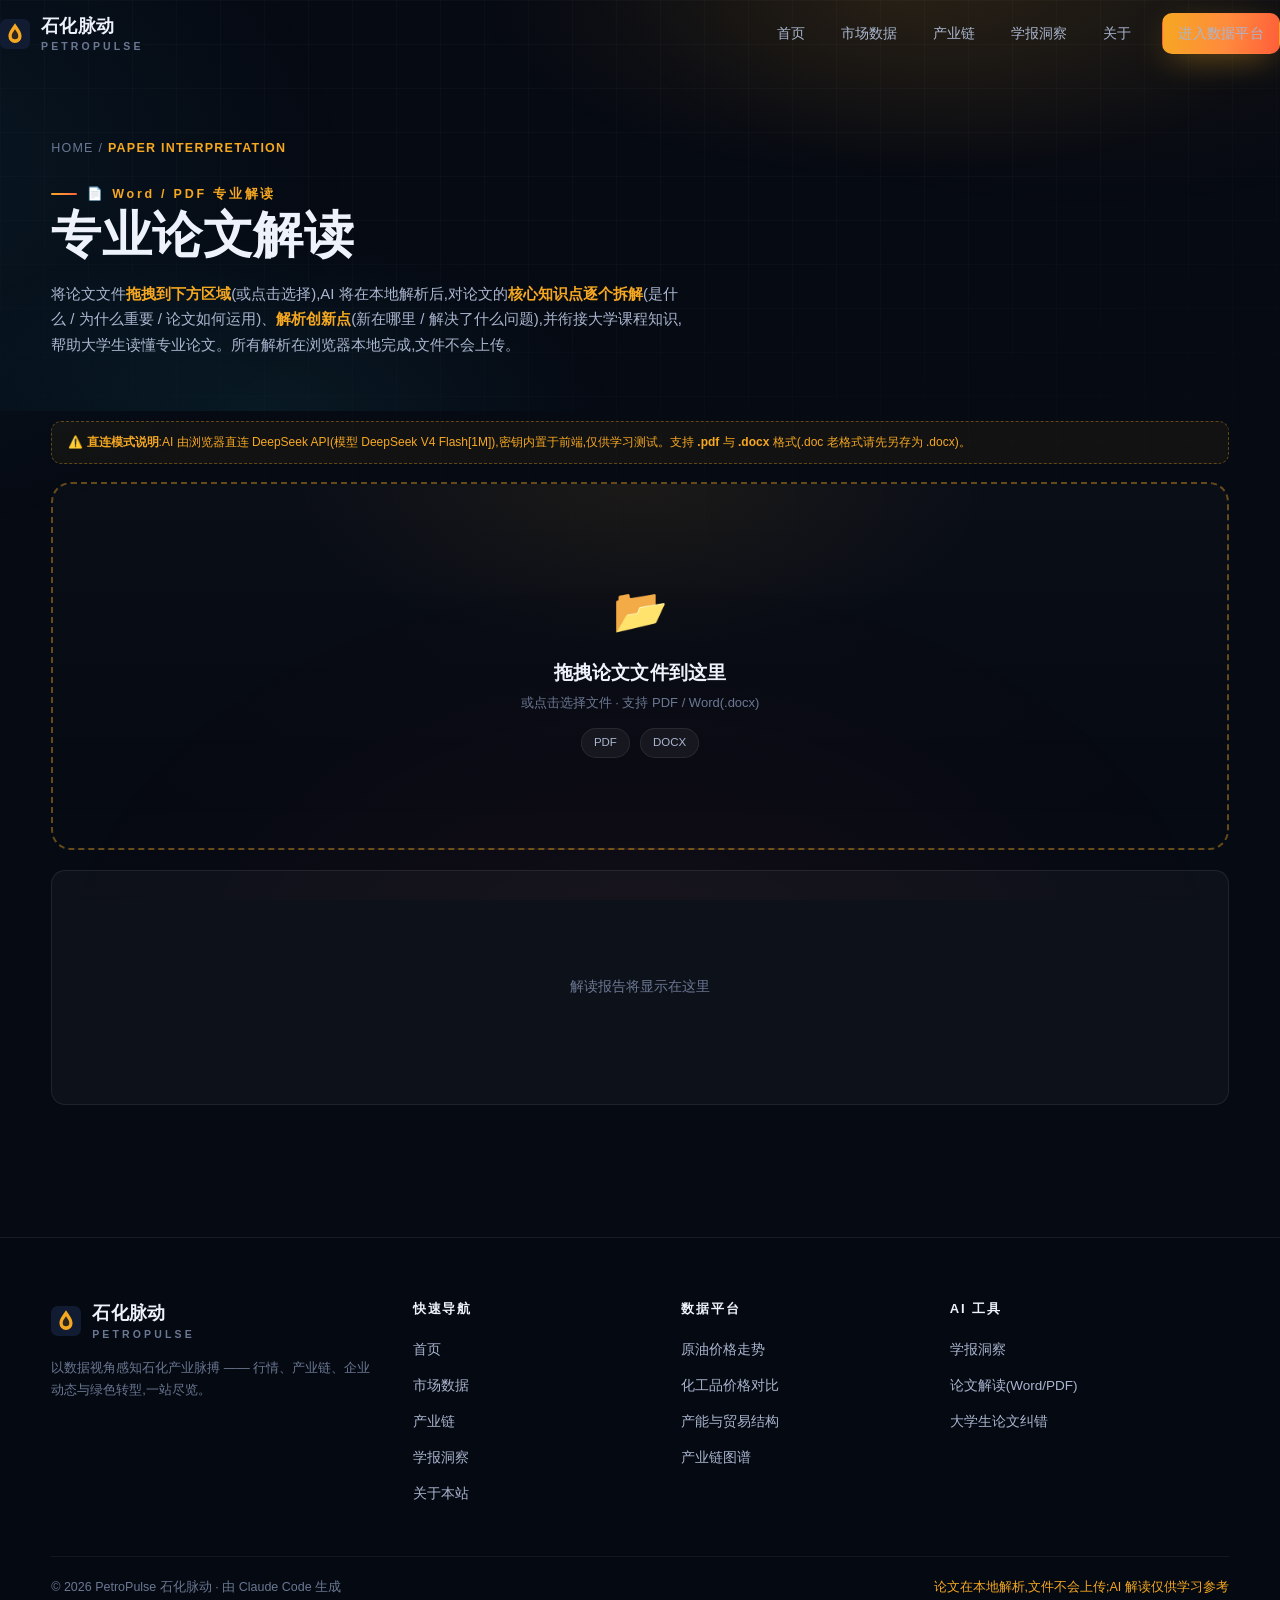
<file: interpret.html>
<!DOCTYPE html>
<html lang="zh-CN">
<head>
<meta charset="UTF-8">
<meta name="viewport" content="width=device-width, initial-scale=1.0">
<title>专业论文解读 — PetroPulse 石化脉动</title>
<meta name="description" content="拖拽上传 Word(.docx)或 PDF 论文,AI 深度解读核心知识点与创新点,帮助大学生理解专业论文。">
<link rel="icon" type="image/svg+xml" href="assets/img/favicon.svg">
<link rel="stylesheet" href="assets/css/style.css">
<style>
  .drop-zone {
    border: 2px dashed rgba(246,168,33,.4); border-radius: 20px;
    background:
      radial-gradient(500px 240px at 50% 0%, rgba(246,168,33,.07), transparent 70%),
      linear-gradient(180deg, rgba(255,255,255,.02), transparent);
    padding: 90px 30px; text-align: center; cursor: pointer;
    transition: border-color .25s, background .25s, transform .25s;
    margin: 6px 0 20px;
  }
  .drop-zone:hover, .drop-zone.drag { border-color: var(--amber); background: rgba(246,168,33,.06); transform: scale(1.005); }
  .drop-zone .big { font-size: 44px; margin-bottom: 12px; }
  .drop-zone h3 { font-size: 19px; margin-bottom: 8px; }
  .drop-zone p { color: var(--t-3); font-size: 13px; }
  .drop-zone .fmts { margin-top: 14px; display: flex; gap: 10px; justify-content: center; }
  .drop-zone .fmts span { font-size: 11.5px; padding: 4px 12px; border-radius: 999px; background: rgba(255,255,255,.05); border: 1px solid var(--line); color: var(--t-2); }
  .file-info { display: flex; align-items: center; gap: 14px; background: rgba(255,255,255,.03); border: 1px solid var(--line); border-radius: 14px; padding: 16px 20px; margin-bottom: 20px; }
  .file-info .fi { flex: 1; }
  .file-info .fn { font-weight: 600; font-size: 14.5px; word-break: break-all; }
  .file-info .fs { font-size: 12px; color: var(--t-3); margin-top: 3px; }
  .progress-wrap { margin-bottom: 20px; }
  .prog-bar { height: 7px; border-radius: 99px; background: rgba(255,255,255,.06); overflow: hidden; }
  .prog-bar i { display: block; height: 100%; width: 0; border-radius: 99px; background: var(--grad-brand); transition: width .4s; }
  .prog-lbl { font-size: 12px; color: var(--t-3); margin-top: 8px; display: flex; justify-content: space-between; }
  .thinking {
    font-size: 12px; color: var(--t-3); background: rgba(45,212,248,.05);
    border: 1px solid rgba(45,212,248,.18); border-radius: 10px; padding: 12px 16px;
    margin-bottom: 12px; max-height: 160px; overflow-y: auto; white-space: pre-wrap; display: none;
  }
  .thinking.on { display: block; }
  .report { background: rgba(255,255,255,.03); border: 1px solid var(--line); border-radius: 14px; padding: 24px 26px; font-size: 13.5px; line-height: 1.85; color: var(--t-2); }
  .report h2 { color: var(--t-1); font-size: 16.5px; border-left: 3px solid var(--amber); padding-left: 10px; margin: 20px 0 8px; }
  .report h3 { color: var(--t-1); font-size: 14.5px; margin: 14px 0 6px; }
  .report ul { padding-left: 20px; list-style: disc; }
  .report li { margin: 5px 0; }
  .report strong { color: var(--amber); }
  .report blockquote { border-left: 3px solid var(--cyan); padding-left: 12px; color: var(--t-3); margin: 8px 0; }
  .report code { background: rgba(255,255,255,.06); padding: 1px 6px; border-radius: 5px; font-size: 12px; }
  .report table { border-collapse: collapse; margin: 10px 0; width: 100%; }
  .report td, .report th { border: 1px solid var(--line); padding: 6px 12px; font-size: 12.5px; }
  .report th { background: rgba(255,255,255,.04); }
  .ai-warn { font-size: 12px; color: var(--amber); border: 1px dashed rgba(246,168,33,.35); background: rgba(246,168,33,.05); border-radius: 10px; padding: 10px 16px; margin-bottom: 18px; line-height: 1.7; }
</style>
</head>
<body>

<!-- ================= 导航 ================= -->
<nav class="nav">
  <div class="container nav-inner">
    <a class="brand" href="index.html">
      <svg viewBox="0 0 64 64" fill="none" aria-hidden="true">
        <rect width="64" height="64" rx="14" fill="#111c33"/>
        <path d="M32 9c8 12 14 19 14 28a14 14 0 0 1-28 0c0-9 6-16 14-28z" fill="#f6a821"/>
        <path d="M32 22c4 6 7 9.5 7 14a7 7 0 0 1-14 0c0-4.5 3-8 7-14z" fill="#0a1120" opacity=".85"/>
      </svg>
      <span>石化脉动<span class="en">PETROPULSE</span></span>
    </a>
    <div class="nav-links">
      <a href="index.html">首页</a>
      <a href="market.html">市场数据</a>
      <a href="chain.html">产业链</a>
      <a href="journal.html">学报洞察</a>
      <a href="about.html">关于</a>
      <a class="btn btn-primary nav-cta" href="market.html">进入数据平台</a>
    </div>
    <button class="nav-burger" aria-label="菜单"><span></span><span></span><span></span></button>
  </div>
</nav>

<!-- ================= 页首 ================= -->
<header class="page-hero">
  <div class="container">
    <div class="crumbs">HOME / <b>PAPER INTERPRETATION</b></div>
    <span class="eyebrow" style="text-transform:none">📄 Word / PDF 专业解读</span>
    <h1>专业论文解读</h1>
    <p class="sec-sub" style="margin-top:14px">将论文文件<b class="hl">拖拽到下方区域</b>(或点击选择),AI 将在本地解析后,对论文的<b class="hl">核心知识点逐个拆解</b>(是什么 / 为什么重要 / 论文如何运用)、<b class="hl">解析创新点</b>(新在哪里 / 解决了什么问题),并衔接大学课程知识,帮助大学生读懂专业论文。所有解析在浏览器本地完成,文件不会上传。</p>
  </div>
</header>

<section class="block" style="padding-top:10px">
  <div class="container">
    <div class="ai-warn">⚠️ <b>直连模式说明</b>:AI 由浏览器直连 DeepSeek API(模型 DeepSeek V4 Flash[1M]),密钥内置于前端,仅供学习测试。支持 <b>.pdf</b> 与 <b>.docx</b> 格式(.doc 老格式请先另存为 .docx)。</div>

    <!-- 拖拽区 -->
    <div class="drop-zone" id="dropZone">
      <div class="big">📂</div>
      <h3>拖拽论文文件到这里</h3>
      <p>或点击选择文件 · 支持 PDF / Word(.docx)</p>
      <div class="fmts"><span>PDF</span><span>DOCX</span></div>
    </div>

    <div id="fileInfo" class="file-info" style="display:none">
      <div class="fi">
        <div class="fn" id="fileName"></div>
        <div class="fs" id="fileStat"></div>
      </div>
      <button class="btn btn-primary" id="btnInterpret">开始解读</button>
      <button class="btn btn-ghost" id="btnReset">换一个</button>
    </div>

    <div class="progress-wrap" id="progress" style="display:none">
      <div class="prog-bar"><i id="progBar"></i></div>
      <div class="prog-lbl"><span id="progTxt">解析中…</span><span id="progPct">0%</span></div>
    </div>

    <div class="thinking" id="thinking"></div>
    <div class="report" id="report"><p style="color:var(--t-3);text-align:center;padding:80px 0">解读报告将显示在这里</p></div>
  </div>
</section>

<!-- ================= 页脚 ================= -->
<footer class="footer">
  <div class="container">
    <div class="footer-top">
      <div>
        <a class="brand" href="index.html" style="margin-bottom:6px">
          <svg viewBox="0 0 64 64" width="28" height="28" fill="none" aria-hidden="true">
            <rect width="64" height="64" rx="14" fill="#111c33"/>
            <path d="M32 9c8 12 14 19 14 28a14 14 0 0 1-28 0c0-9 6-16 14-28z" fill="#f6a821"/>
            <path d="M32 22c4 6 7 9.5 7 14a7 7 0 0 1-14 0c0-4.5 3-8 7-14z" fill="#0a1120" opacity=".85"/>
          </svg>
          <span>石化脉动<span class="en">PETROPULSE</span></span>
        </a>
        <p class="desc">以数据视角感知石化产业脉搏 —— 行情、产业链、企业动态与绿色转型,一站尽览。</p>
      </div>
      <div><h5>快速导航</h5><ul><li><a href="index.html">首页</a></li><li><a href="market.html">市场数据</a></li><li><a href="chain.html">产业链</a></li><li><a href="journal.html">学报洞察</a></li><li><a href="about.html">关于本站</a></li></ul></div>
      <div><h5>数据平台</h5><ul><li><a href="market.html">原油价格走势</a></li><li><a href="market.html">化工品价格对比</a></li><li><a href="market.html">产能与贸易结构</a></li><li><a href="chain.html">产业链图谱</a></li></ul></div>
      <div><h5>AI 工具</h5><ul><li><a href="journal.html">学报洞察</a></li><li><a href="interpret.html">论文解读(Word/PDF)</a></li><li><a href="papers.html">大学生论文纠错</a></li></ul></div>
    </div>
    <div class="footer-bottom">
      <span>© 2026 PetroPulse 石化脉动 · 由 Claude Code 生成</span>
      <span class="warn">论文在本地解析,文件不会上传;AI 解读仅供学习参考</span>
    </div>
  </div>
</footer>

<script src="assets/js/vendor/mammoth.browser.min.js"></script>
<script src="assets/js/docparse.js"></script>
<script src="assets/js/ai.js"></script>
<script>
(function () {
  'use strict';
  const dz = document.getElementById('dropZone');
  const fileInfo = document.getElementById('fileInfo');
  const progress = document.getElementById('progress');
  const thinking = document.getElementById('thinking');
  const report = document.getElementById('report');
  const progBar = document.getElementById('progBar');
  const progTxt = document.getElementById('progTxt');
  const progPct = document.getElementById('progPct');

  let currentFile = null;
  let parsedText = '';

  /* ---------- 拖拽与选择 ---------- */
  dz.addEventListener('click', () => {
    const input = document.createElement('input');
    input.type = 'file';
    input.accept = '.pdf,.docx';
    input.onchange = () => input.files[0] && handleFile(input.files[0]);
    input.click();
  });
  ['dragenter', 'dragover'].forEach(ev => dz.addEventListener(ev, e => { e.preventDefault(); dz.classList.add('drag'); }));
  ['dragleave', 'drop'].forEach(ev => dz.addEventListener(ev, e => { e.preventDefault(); dz.classList.remove('drag'); }));
  dz.addEventListener('drop', e => {
    const f = e.dataTransfer.files[0];
    if (f) handleFile(f);
  });

  function handleFile(f) {
    const ext = f.name.split('.').pop().toLowerCase();
    if (ext !== 'pdf' && ext !== 'docx') { alert('仅支持 .pdf 与 .docx 文件'); return; }
    currentFile = f;
    parsedText = '';
    dz.style.display = 'none';
    fileInfo.style.display = 'flex';
    document.getElementById('fileName').textContent = f.name;
    document.getElementById('fileStat').textContent = `${(f.size / 1024 / 1024).toFixed(2)} MB · ${ext.toUpperCase()}`;
    report.innerHTML = '<p style="color:var(--t-3);text-align:center;padding:80px 0">文件已就绪,点击「开始解读」</p>';
  }

  document.getElementById('btnReset').addEventListener('click', () => {
    currentFile = null; parsedText = '';
    dz.style.display = 'block';
    fileInfo.style.display = 'none';
    progress.style.display = 'none';
    thinking.classList.remove('on');
    report.innerHTML = '<p style="color:var(--t-3);text-align:center;padding:80px 0">解读报告将显示在这里</p>';
  });

  /* ---------- 本地解析(共享模块 PP_DOC) ---------- */

  /* ---------- 解读 ---------- */
  document.getElementById('btnInterpret').addEventListener('click', async () => {
    if (!currentFile) return;
    const btn = document.getElementById('btnInterpret');
    btn.classList.add('busy');
    progress.style.display = 'block';
    report.innerHTML = '<p style="color:var(--t-3);text-align:center;padding:60px 0">正在解析文件…</p>';
    try {
      progTxt.textContent = '解析文件中…';
      parsedText = (await PP_DOC.parse(currentFile, ratio => {
        progBar.style.width = (ratio * 100).toFixed(0) + '%';
        progPct.textContent = (ratio * 100).toFixed(0) + '%';
      })).text;
      if (parsedText.trim().length < 80) throw new Error('未能从文件中提取到有效文本(可能是扫描版 PDF)');
      document.getElementById('fileStat').textContent = `${currentFile.name.split('.').pop().toUpperCase()} · 已提取 ${parsedText.length} 字`;

      progBar.style.width = '100%';
      progTxt.textContent = 'AI 解读中…';
      thinking.classList.add('on');
      thinking.textContent = '';

      /* 分块解读:每块 4000 字,重叠 200 */
      const chunks = [];
      for (let i = 0; i < parsedText.length; i += 3800) chunks.push(parsedText.slice(i, i + 4000));
      progPct.textContent = '0/' + chunks.length;

      const SYS = `你是石油化工领域的资深学术导师,擅长把专业论文讲给大学生听。用户将分块发送一篇论文的全文文本,请对每一块进行解读,最终整合输出 Markdown 报告,结构:

## 一、论文概述
(研究问题、对象、方法与核心思路,150 字内)

## 二、核心知识点解读(面向大学生)
(逐个拆解论文涉及的专业概念、理论、方法与关键术语。每个知识点按如下格式:
**知识点 1:×××**
- 是什么:(用大学生能懂的语言解释概念本身)
- 为什么重要:(在行业/学科中的意义)
- 论文中如何运用:(结合论文具体内容说明)
要求覆盖论文中的主要专业概念,通常 3-6 个;这是全篇最详细的部分)

## 三、创新点解析
(逐条列出创新点,每条说明:新在哪里、相比传统方法/已有研究解决了什么问题、意义何在)

## 四、数据与证据评估
(数据来源、样本量、图表质量;重点检查:术语是否误用、工艺概念是否混淆、单位与量级是否错误、结论是否有数据支撑)

## 五、与课程知识的衔接
(该论文涉及哪些大学课程内容:如油层物理、渗流力学、钻井工程、化工原理、催化原理等;哪些是教材基础知识、哪些是前沿延伸)

## 六、学习建议
(给大学生:读这篇论文应该重点理解什么、可以延伸阅读哪些方向、论文方法可否用于课程设计/毕业设计)

要求:讲解要通俗、专业、具体;对缺失信息明确说明"原文未提供",不要臆测。若收到的是论文中间片段,可先输出该片段要点的解读,最终汇总时整合。`;

      let contentBuf = '', reasoningBuf = '';
      const all = [];
      for (let ci = 0; ci < chunks.length; ci++) {
        all.push({ role: 'user', content: `论文内容 第${ci + 1}/${chunks.length} 块:\n${chunks[ci]}` });
        progTxt.textContent = `AI 解读第 ${ci + 1}/${chunks.length} 块…`;
        progPct.textContent = `${ci + 1}/${chunks.length}`;
        await PP_AI.chatStream(
          [{ role: 'system', content: SYS }, ...all],
          {
            maxTokens: 8000,
            onReasoning: d => { reasoningBuf += d; thinking.textContent = reasoningBuf.slice(-1200); thinking.scrollTop = thinking.scrollHeight; },
            onDelta: d => {
              contentBuf += d;
              report.innerHTML = renderMD(contentBuf) + '<p style="color:var(--t-3)">▍</p>';
            }
          }
        );
        /* 压缩已处理内容,保持上下文在预算内 */
        all.length = 1; /* 保留系统提示 */
        all.push({ role: 'assistant', content: contentBuf.slice(-3000) });
        all.push({ role: 'user', content: `继续解读论文 第${ci + 2}/${chunks.length} 块:\n${chunks[ci + 1] || ''}` });
        if (ci === chunks.length - 1) all.pop();
      }

      /* ===== 最终整合:基于论文全文生成统一报告 =====
         分块分析时各块上下文隔离,后文引用的信息前文未看到,易产生偏差。
         此处将全文重新交给 AI,要求交叉引用、统一结构、纠正遗漏。 */
      progTxt.textContent = '分块解读完成,正在整合全文…';
      progPct.textContent = '整合中';
      report.innerHTML = '<p style="color:var(--t-3);text-align:center;padding:60px 0">🔄 分块解读完成,正在基于<b>全文</b>整合生成最终报告(交叉引用前后文,纠正遗漏)…</p>';
      const SYS_FINAL = SYS + `

【整合要求】
现在你已看完全文。请基于论文全文,输出一份整合后的完整解读报告,要求:
1. 报告结构统一(按上面的六节结构),不再按"第几块"分段;
2. 全文交叉引用:后文提到的概念、数据、结论要与前文呼应,不要孤立判断;
3. 纠正分块解读中的遗漏或相互矛盾之处;
4. 核心知识点部分覆盖全文出现的全部关键概念。`;
      let finalBuf = '';
      await PP_AI.chatStream(
        [{ role: 'system', content: SYS_FINAL }, { role: 'user', content: `以下是该论文的完整原文,请整合输出最终解读报告:\n\n${parsedText.slice(0, 60000)}` }],
        {
          maxTokens: 100000,
          onReasoning: d => { reasoningBuf += d; thinking.textContent = reasoningBuf.slice(-1200); thinking.scrollTop = thinking.scrollHeight; },
          onDelta: d => {
            finalBuf += d;
            report.innerHTML = renderMD(finalBuf) + '<p style="color:var(--t-3)">▍</p>';
          }
        }
      );
      report.innerHTML = renderMD(finalBuf);
      progress.style.display = 'none';
      thinking.classList.remove('on');
    } catch (e) {
      progress.style.display = 'none';
      report.innerHTML = `<p style="color:var(--down)">解读失败:${e.message}</p>`;
    } finally {
      btn.classList.remove('busy');
    }
  });

  /* ---------- Markdown 渲染(与 papers.html 共用逻辑) ---------- */
  function renderMD(md) {
    const esc = s => s.replace(/&/g, '&amp;').replace(/</g, '&lt;').replace(/>/g, '&gt;');
    const inline = s => s
      .replace(/\*\*([^*]+)\*\*/g, '<strong>$1</strong>')
      .replace(/`([^`]+)`/g, '<code>$1</code>')
      .replace(/^> ?(.*)/, m => '<blockquote>' + m.slice(2) + '</blockquote>');
    let lines = esc(md).split('\n');
    let html = '', inUl = false, inTb = false;
    const closeUl = () => { if (inUl) { html += '</ul>'; inUl = false; } };
    for (const raw of lines) {
      const l = raw.trimEnd();
      if (/^### /.test(l)) { closeUl(); inTb = false; html += `<h3>${inline(l.slice(4))}</h3>`; }
      else if (/^## /.test(l)) { closeUl(); inTb = false; html += `<h2>${inline(l.slice(3))}</h2>`; }
      else if (/^- /.test(l)) { if (!inUl) { html += '<ul>'; inUl = true; } html += `<li>${inline(l.replace(/^- /, ''))}</li>`; }
      else if (/^\d+\. /.test(l)) { closeUl(); inTb = false; html += `<p>${inline(l)}</p>`; }
      else if (l.startsWith('|') && l.endsWith('|') && !inTb) {
        inTb = true; closeUl();
        const cells = l.split('|').filter((_, i, a) => i > 0 && i < a.length - 1).map(c => c.trim());
        if (/^[\s\-:]*$/.test(cells.join(''))) html += '</table>';
        else html += '<table><tr>' + cells.map(c => `<th>${inline(c)}</th>`).join('') + '</tr>';
      }
      else if (l.startsWith('|') && inTb) {
        const cells = l.split('|').filter((_, i, a) => i > 0 && i < a.length - 1).map(c => c.trim());
        html += '<tr>' + cells.map(c => `<td>${inline(c)}</td>`).join('') + '</tr>';
      }
      else if (!l.trim()) { closeUl(); }
      else { closeUl(); inTb = false; html += `<p>${inline(l)}</p>`; }
    }
    closeUl();
    return html;
  }
})();
</script>
</body>
</html>
</file>
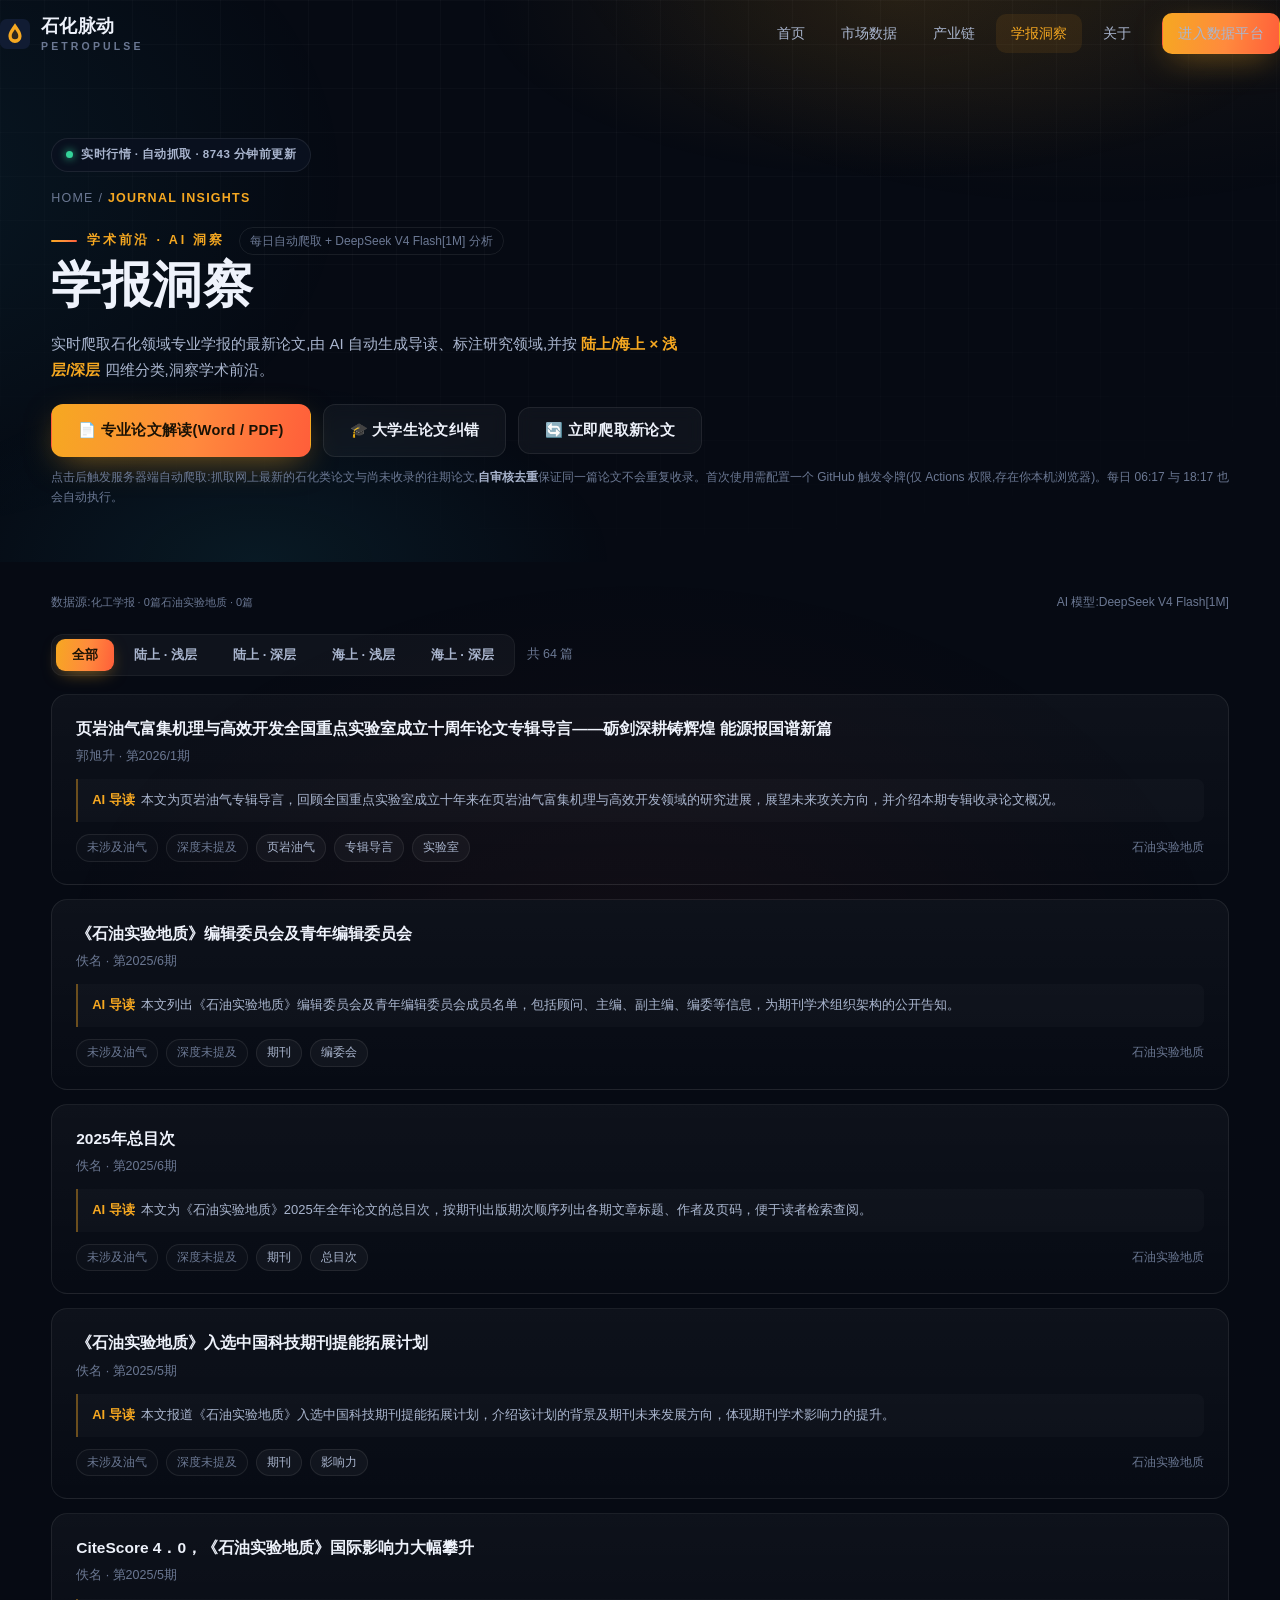
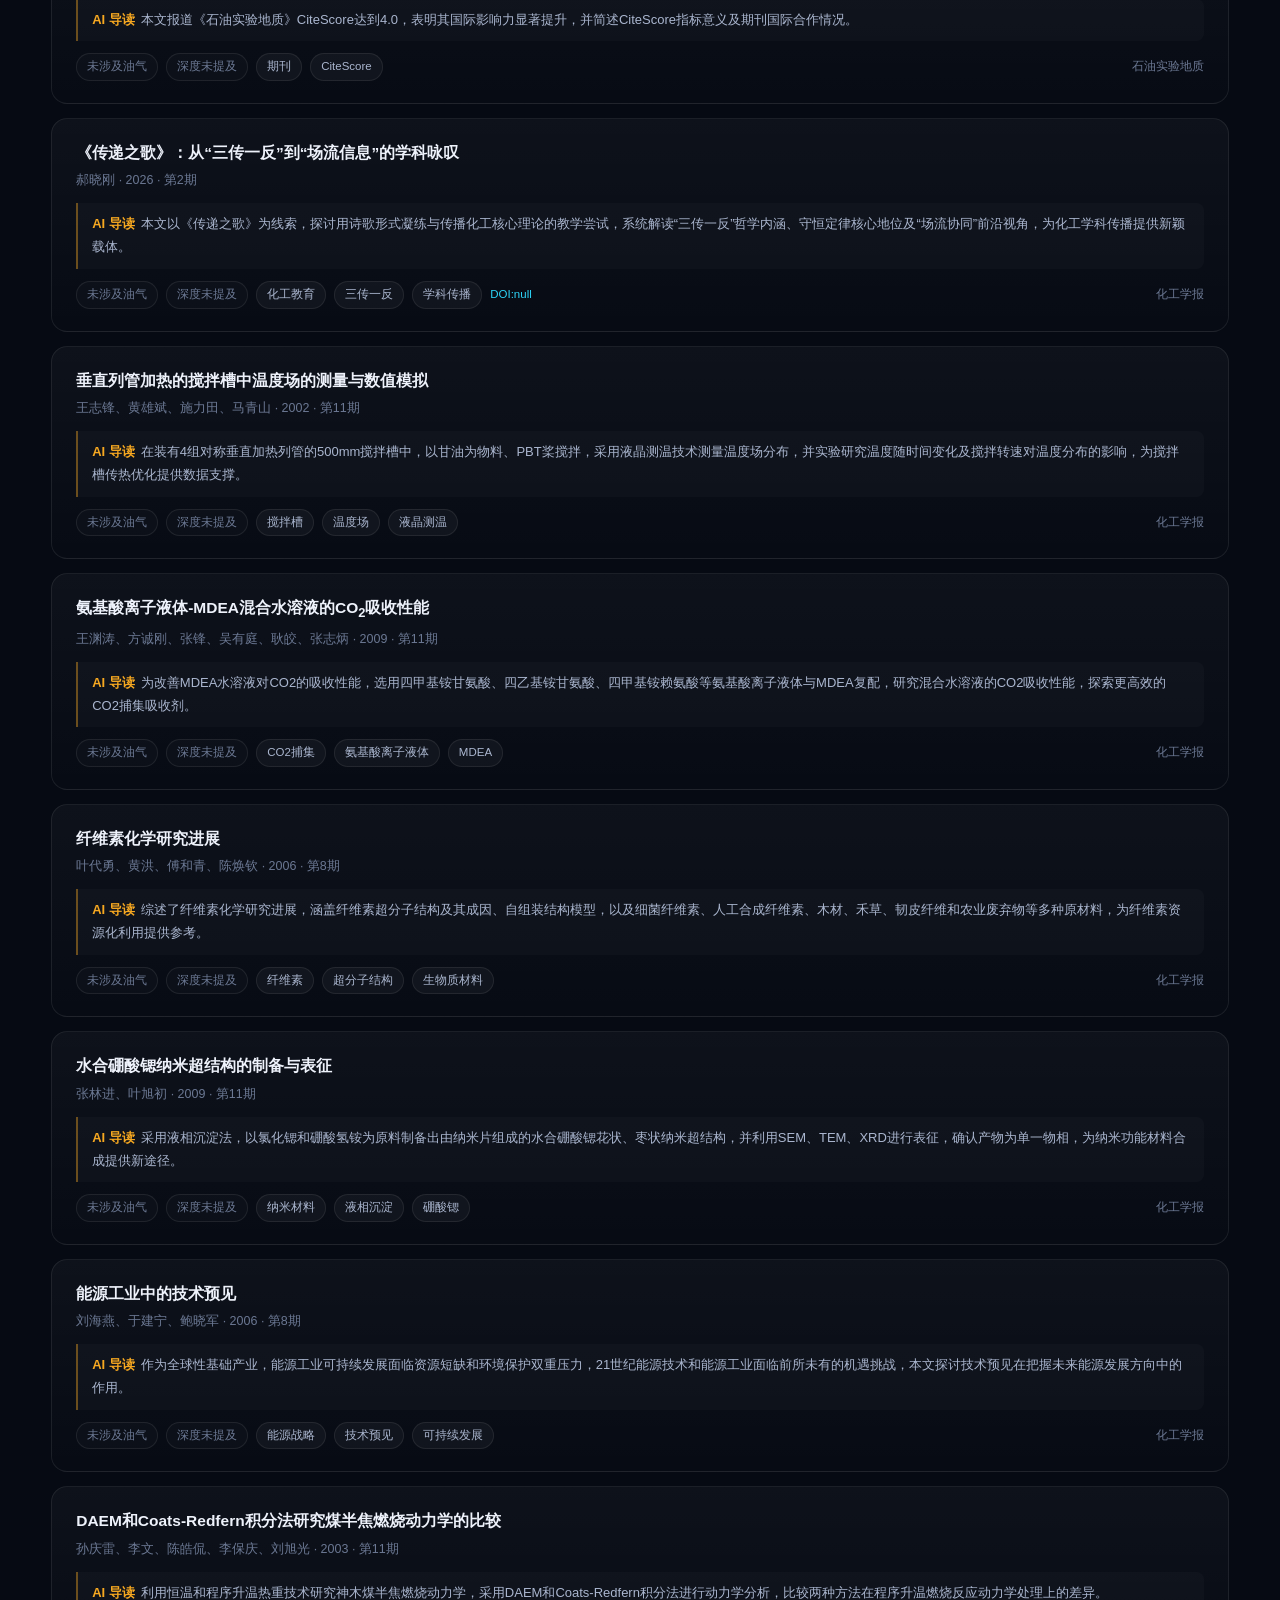
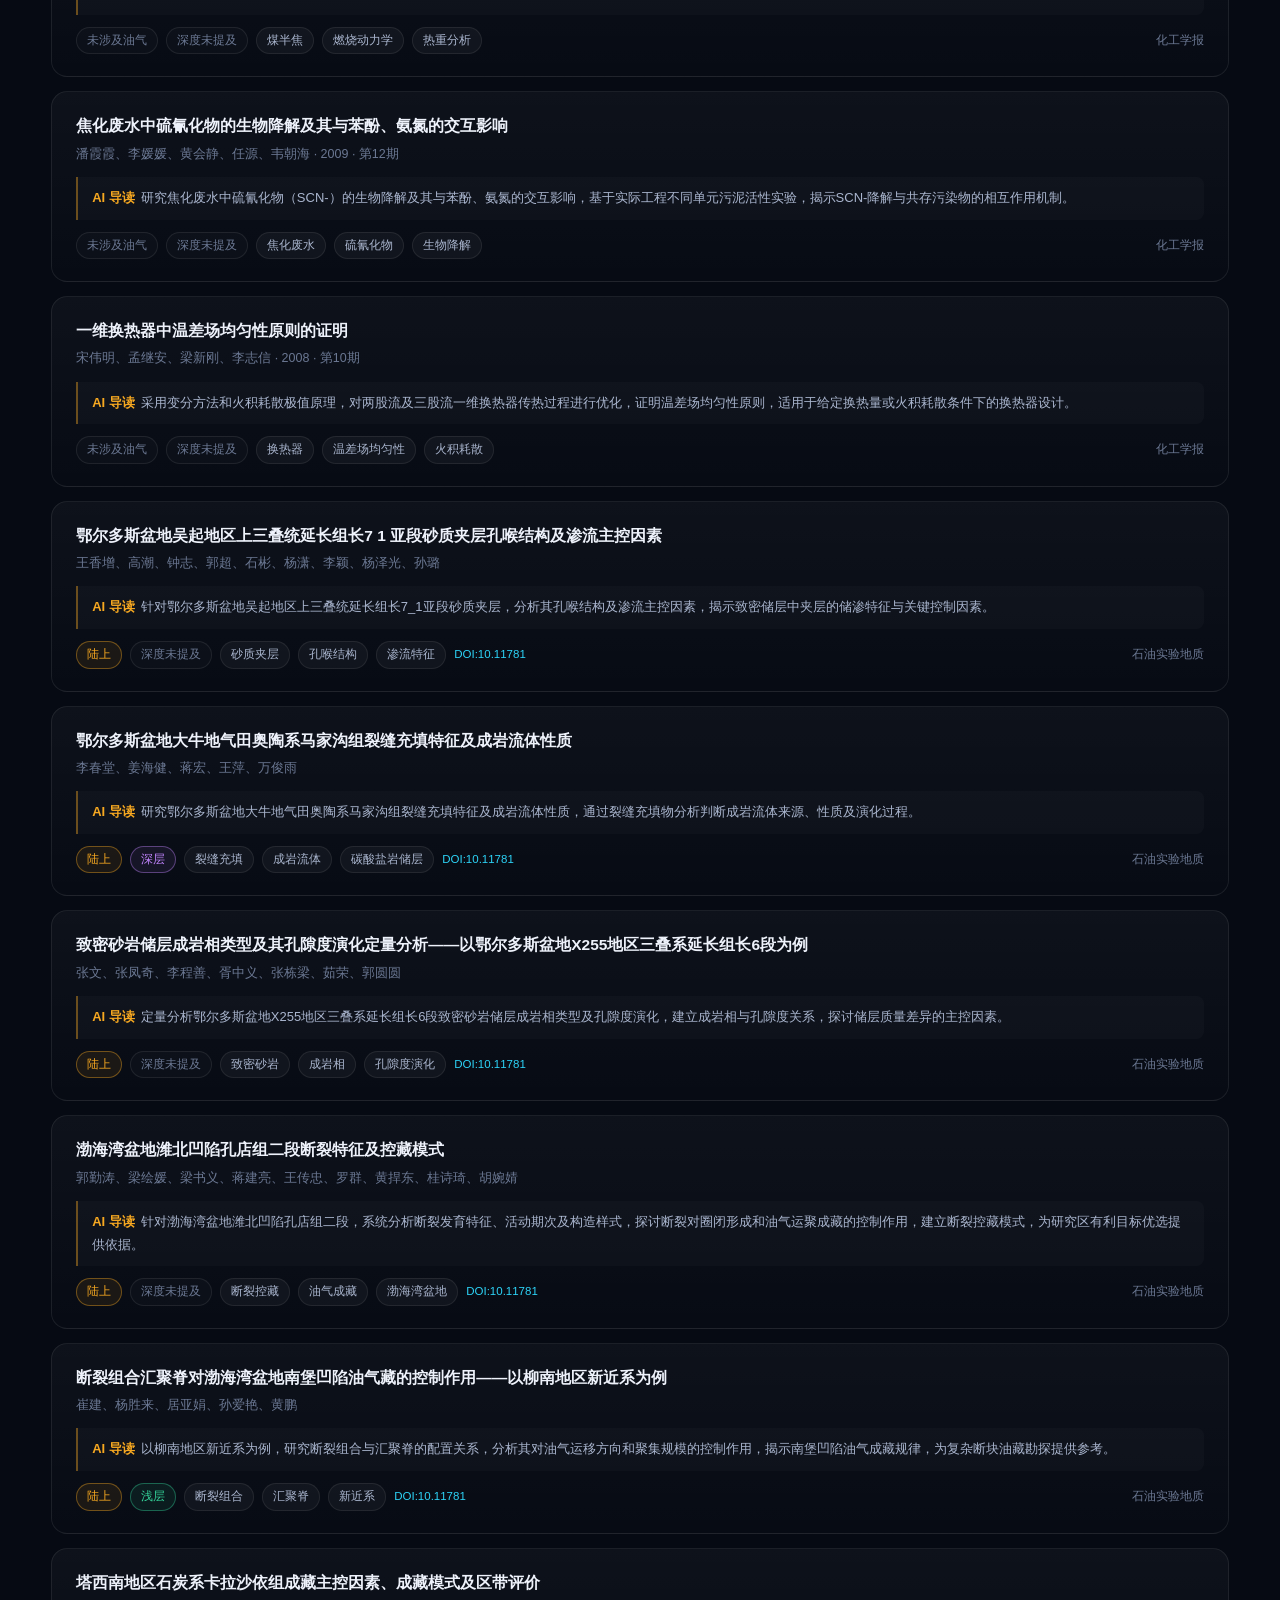
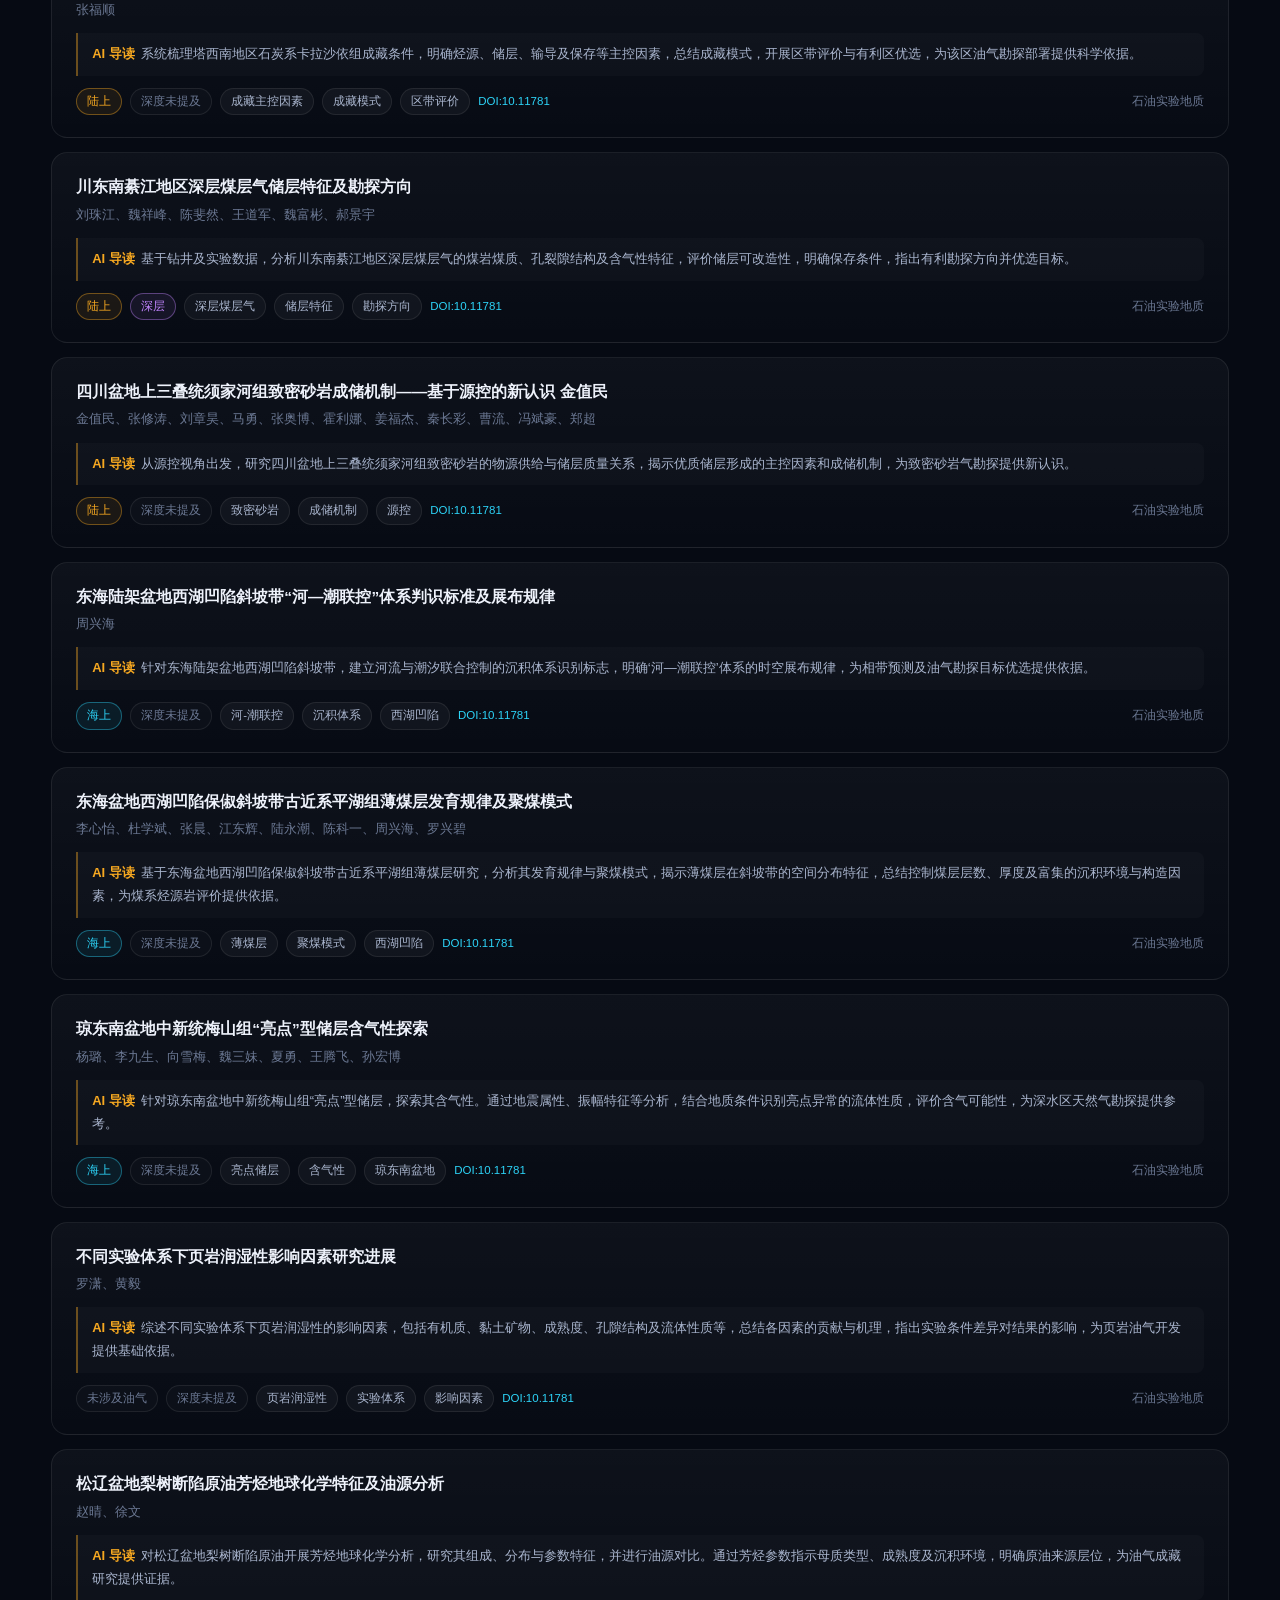
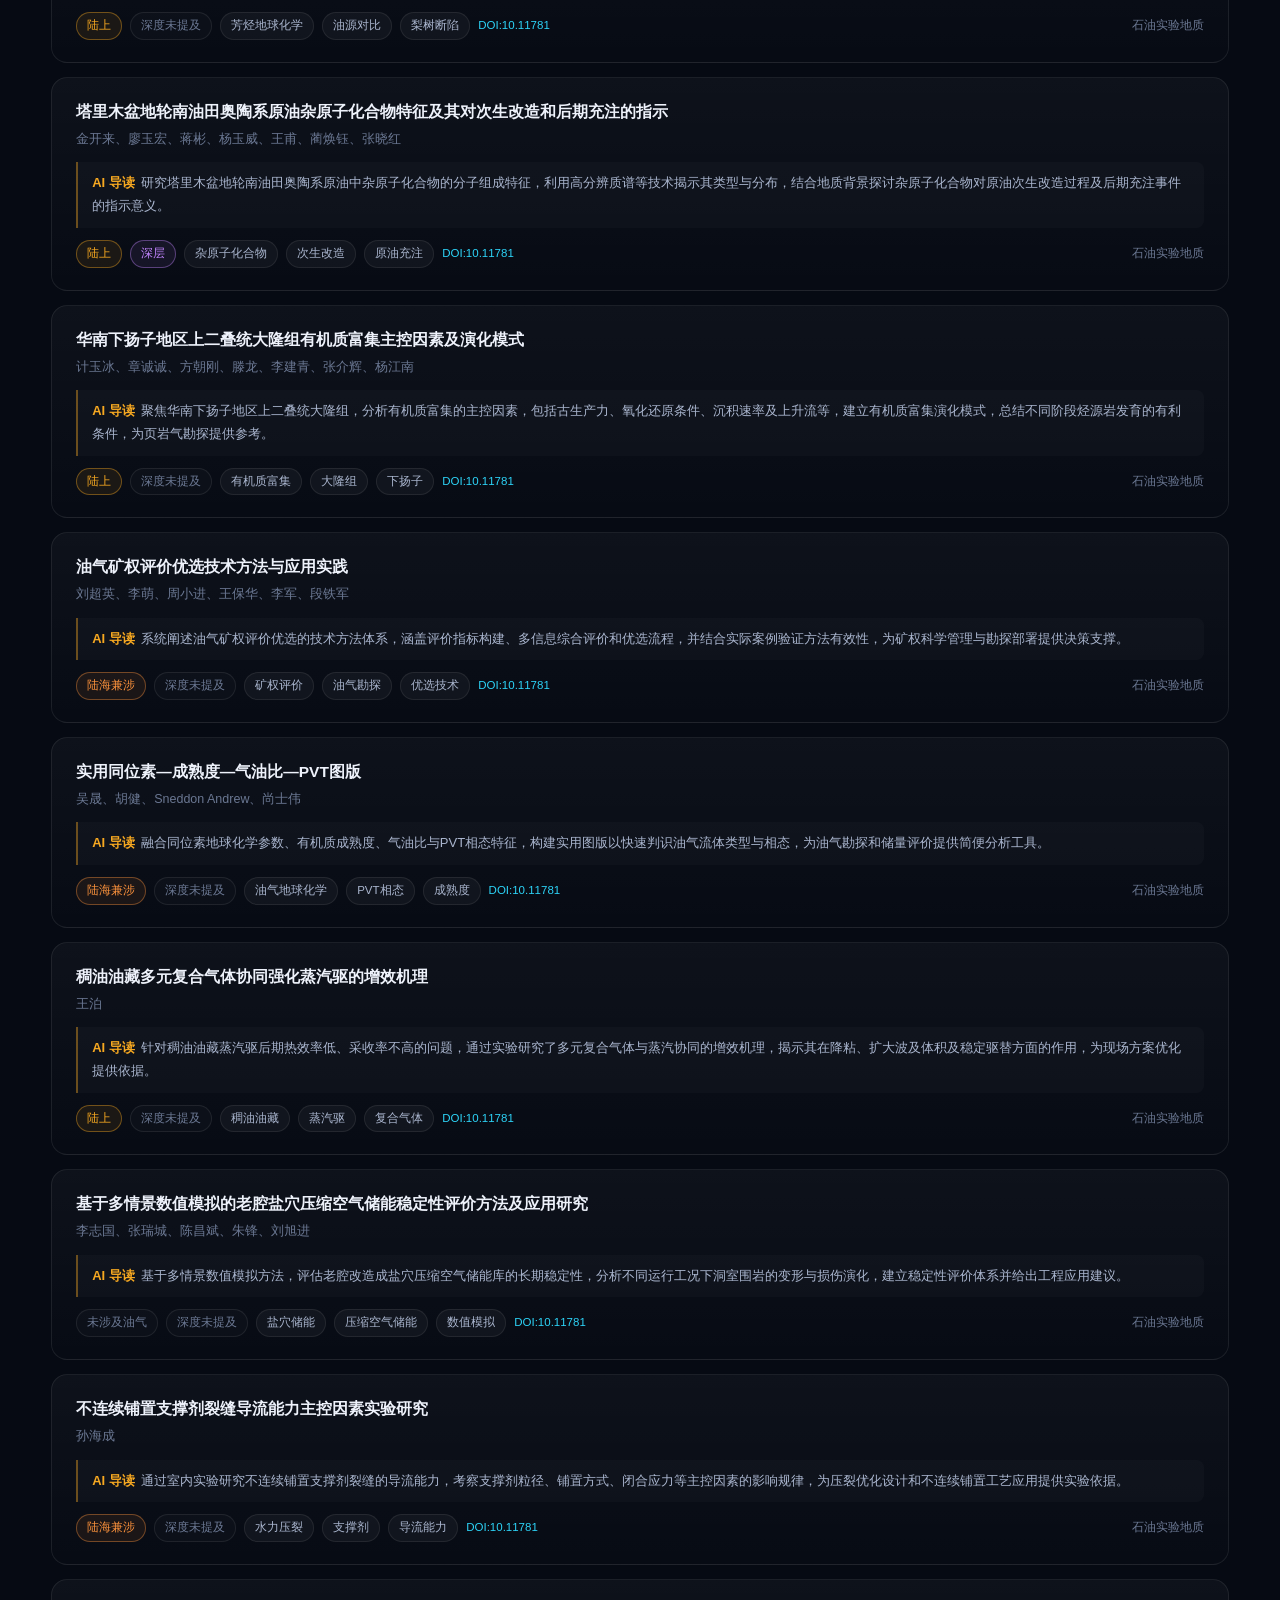
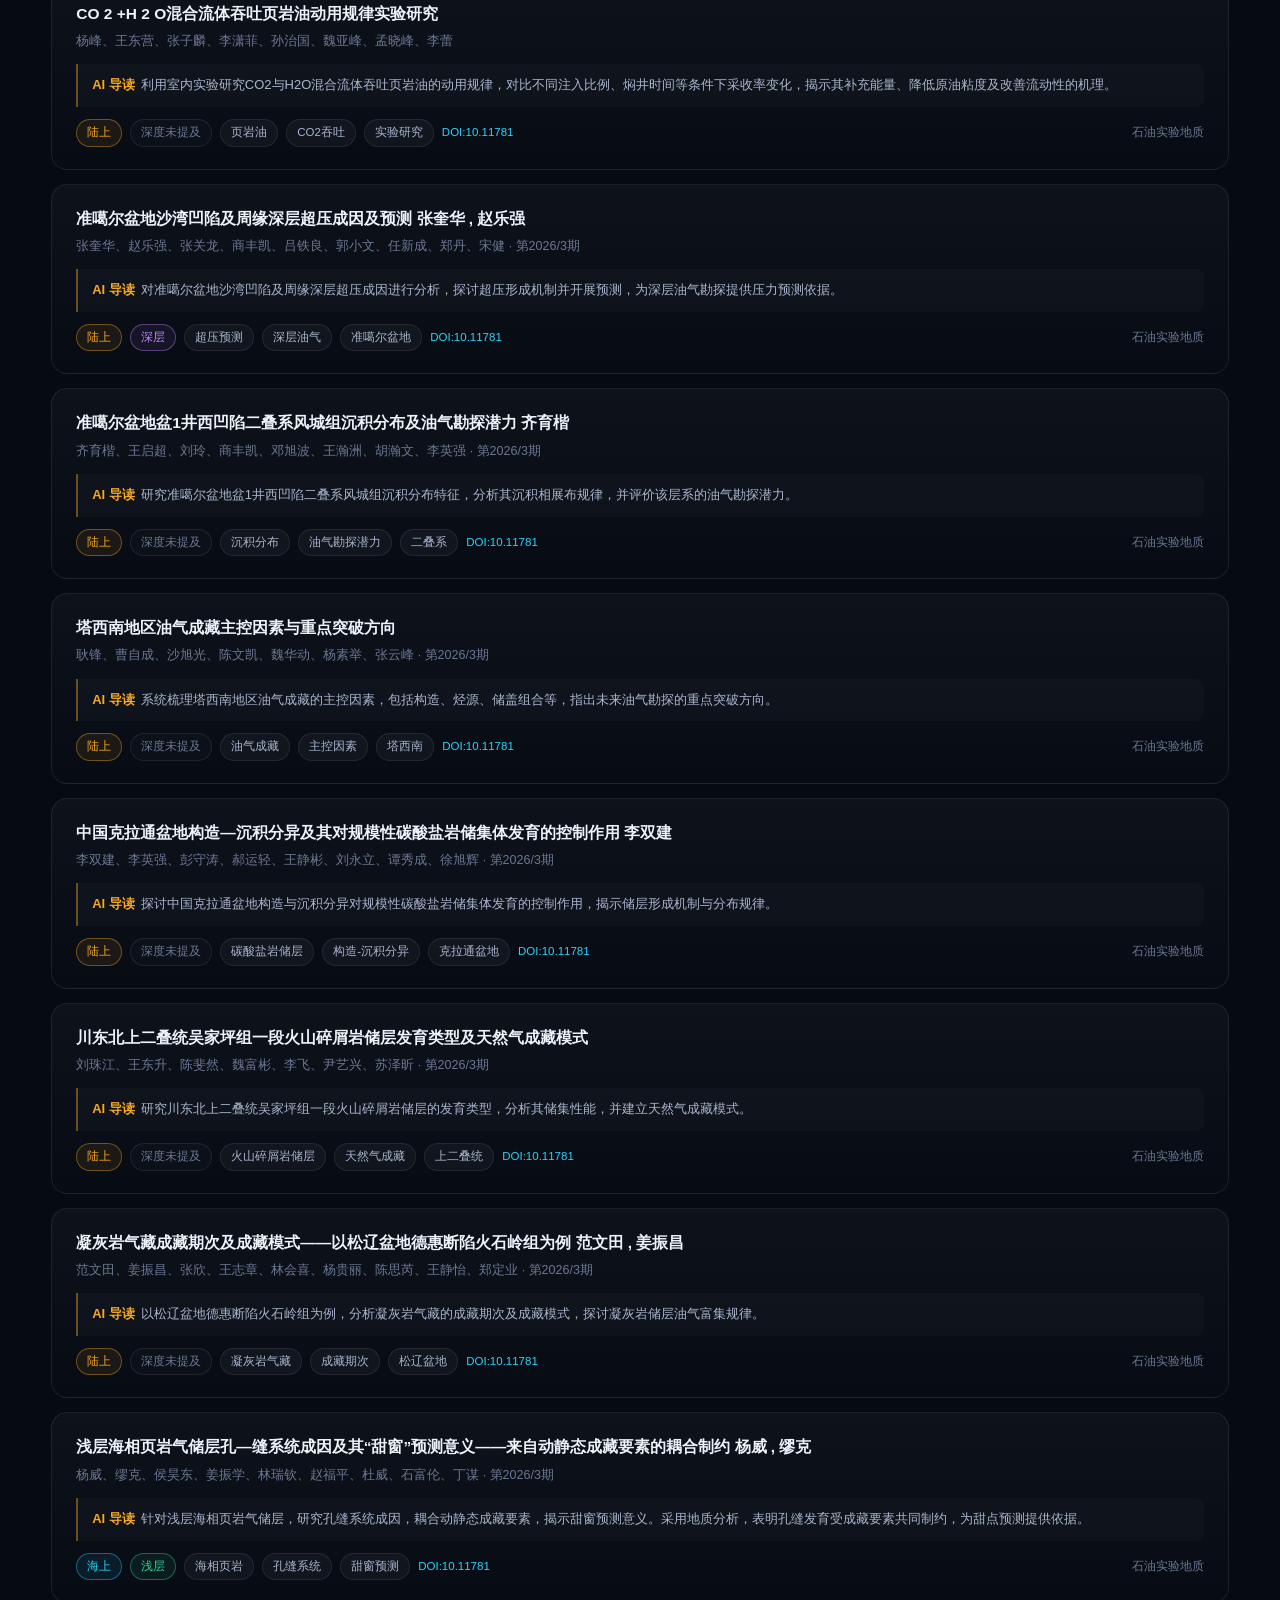
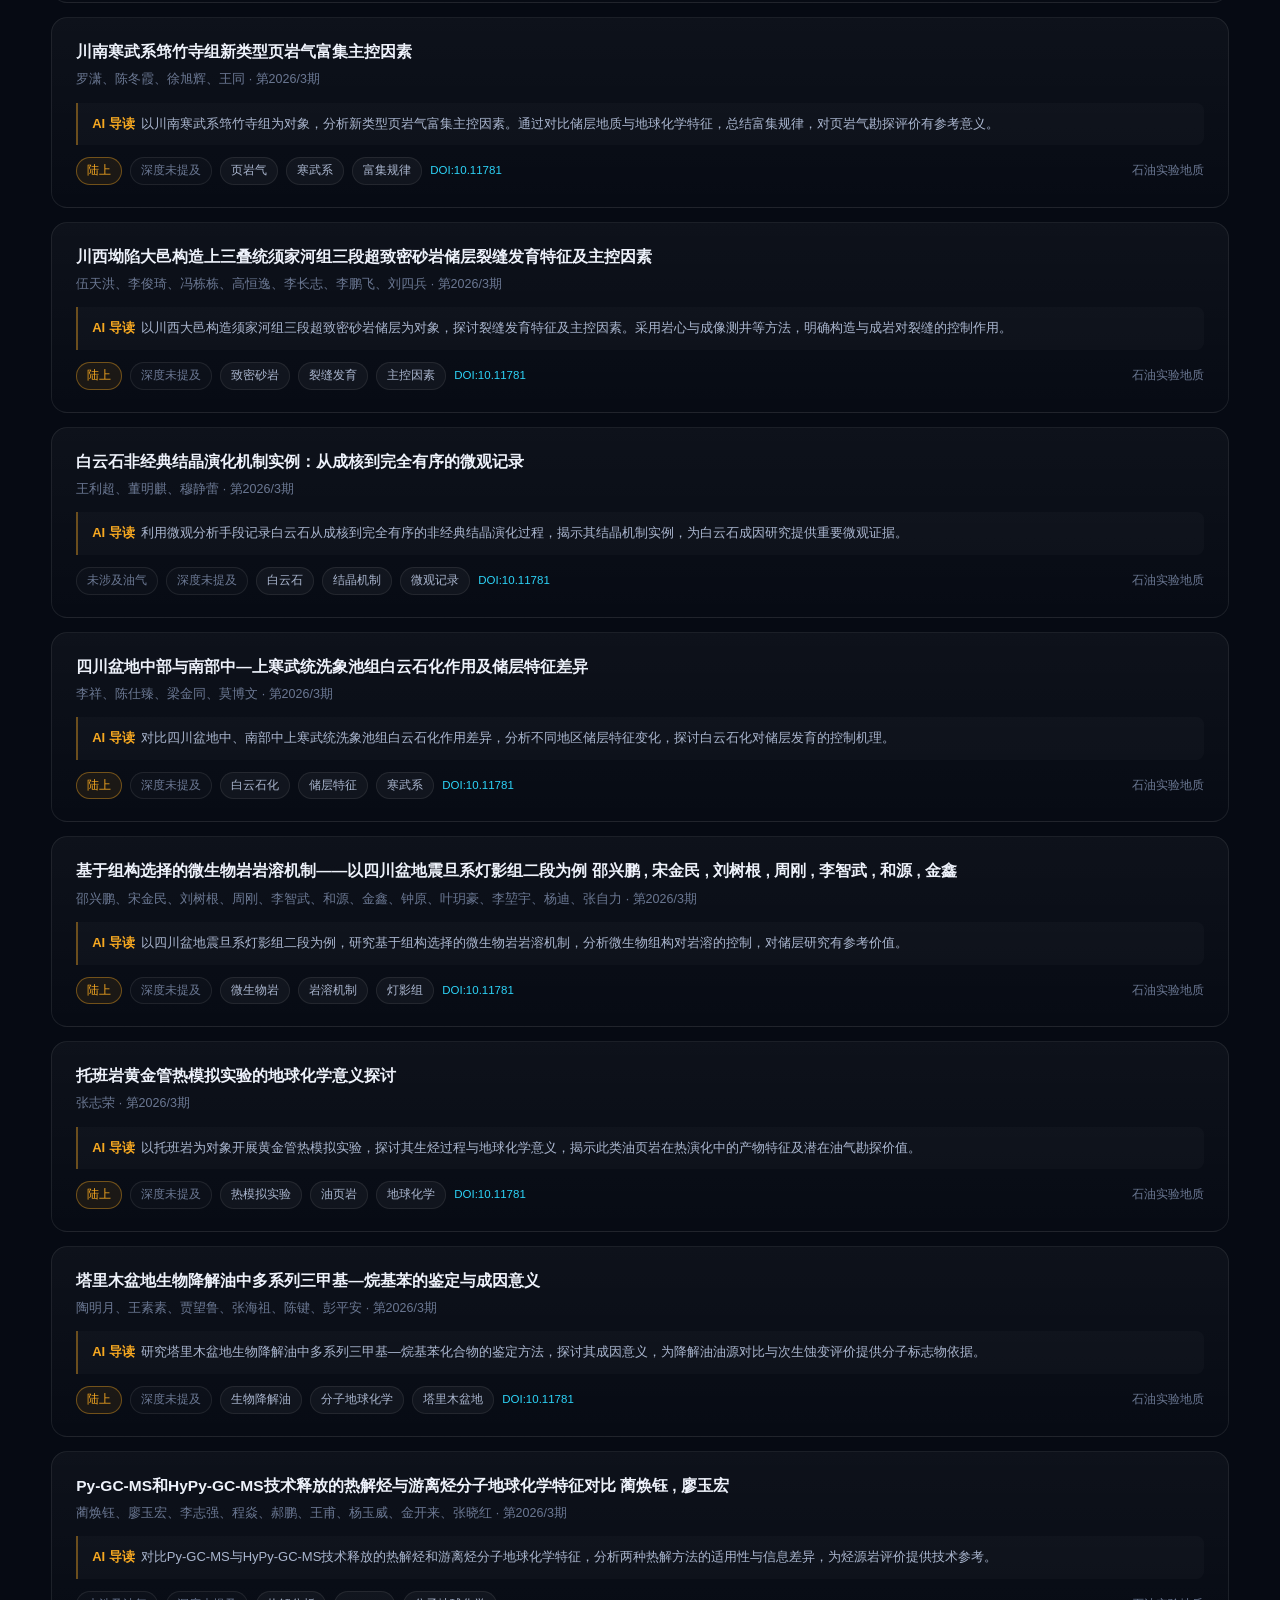
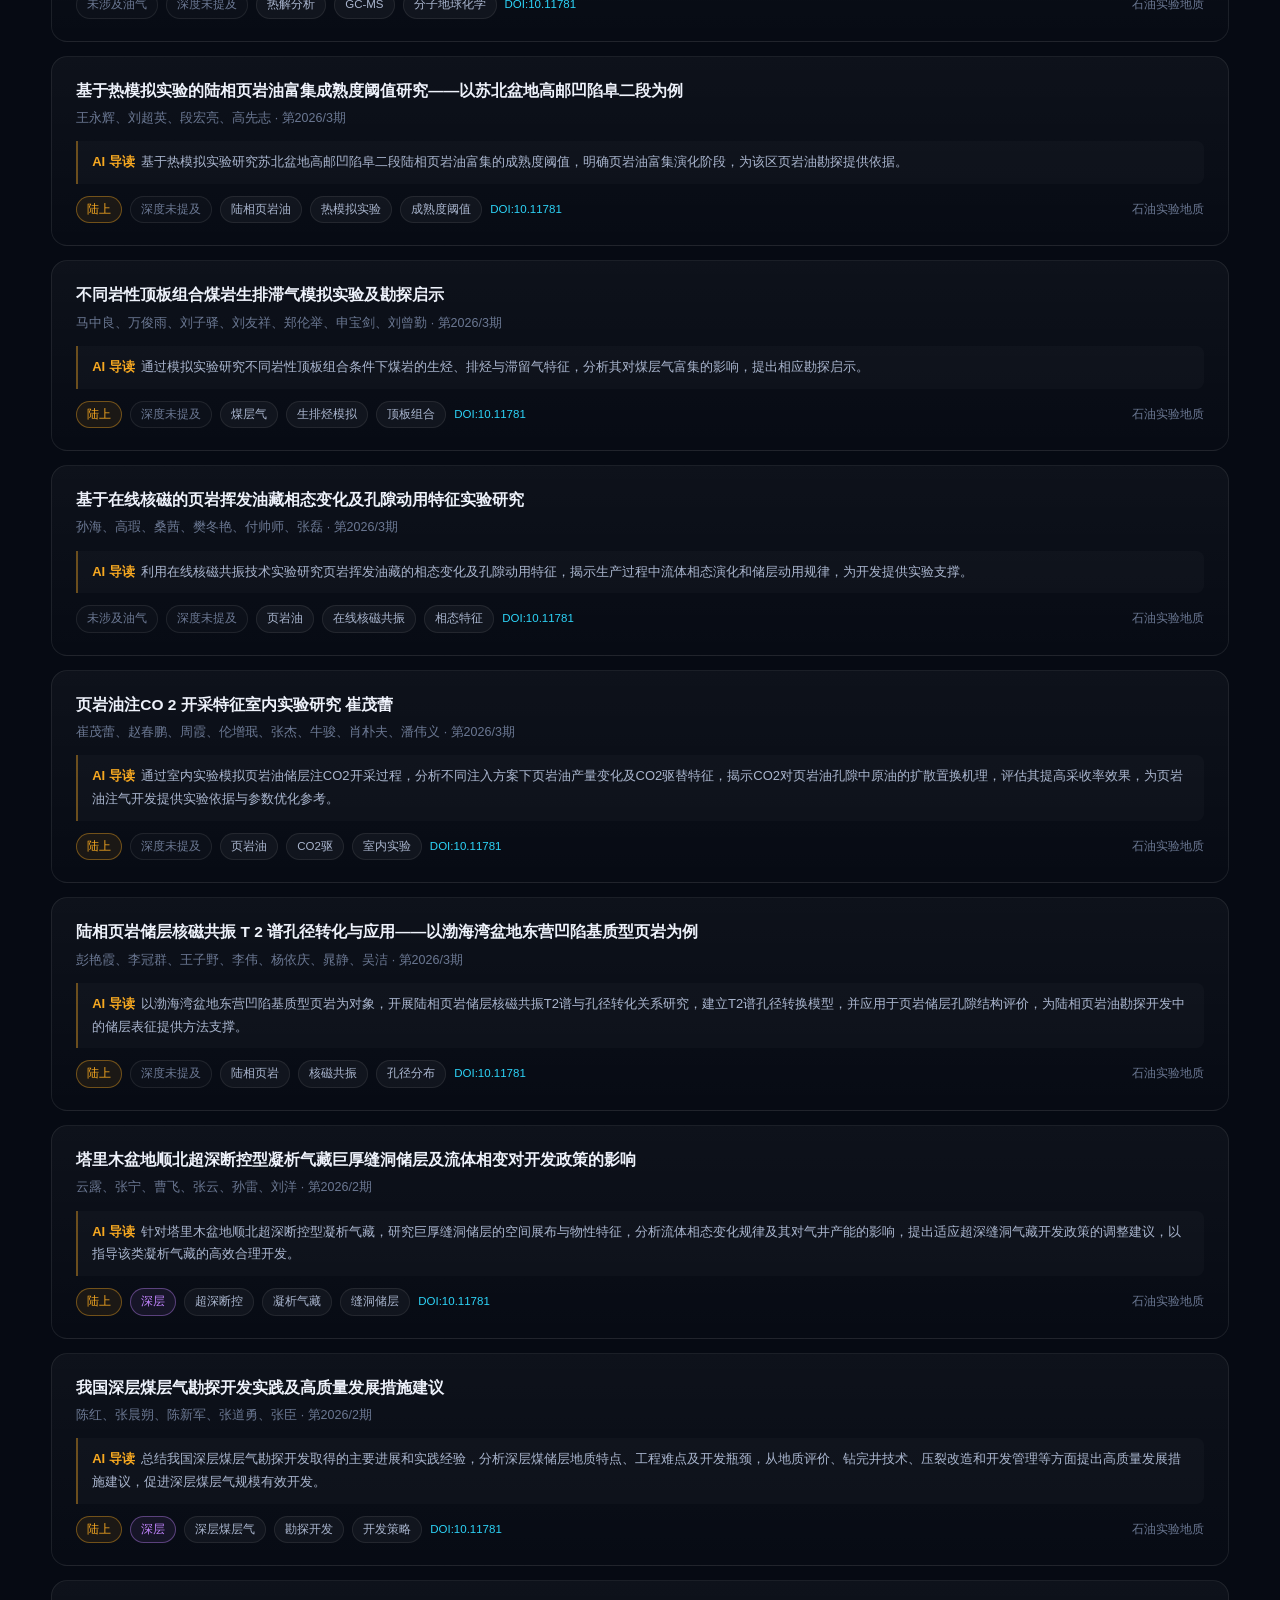
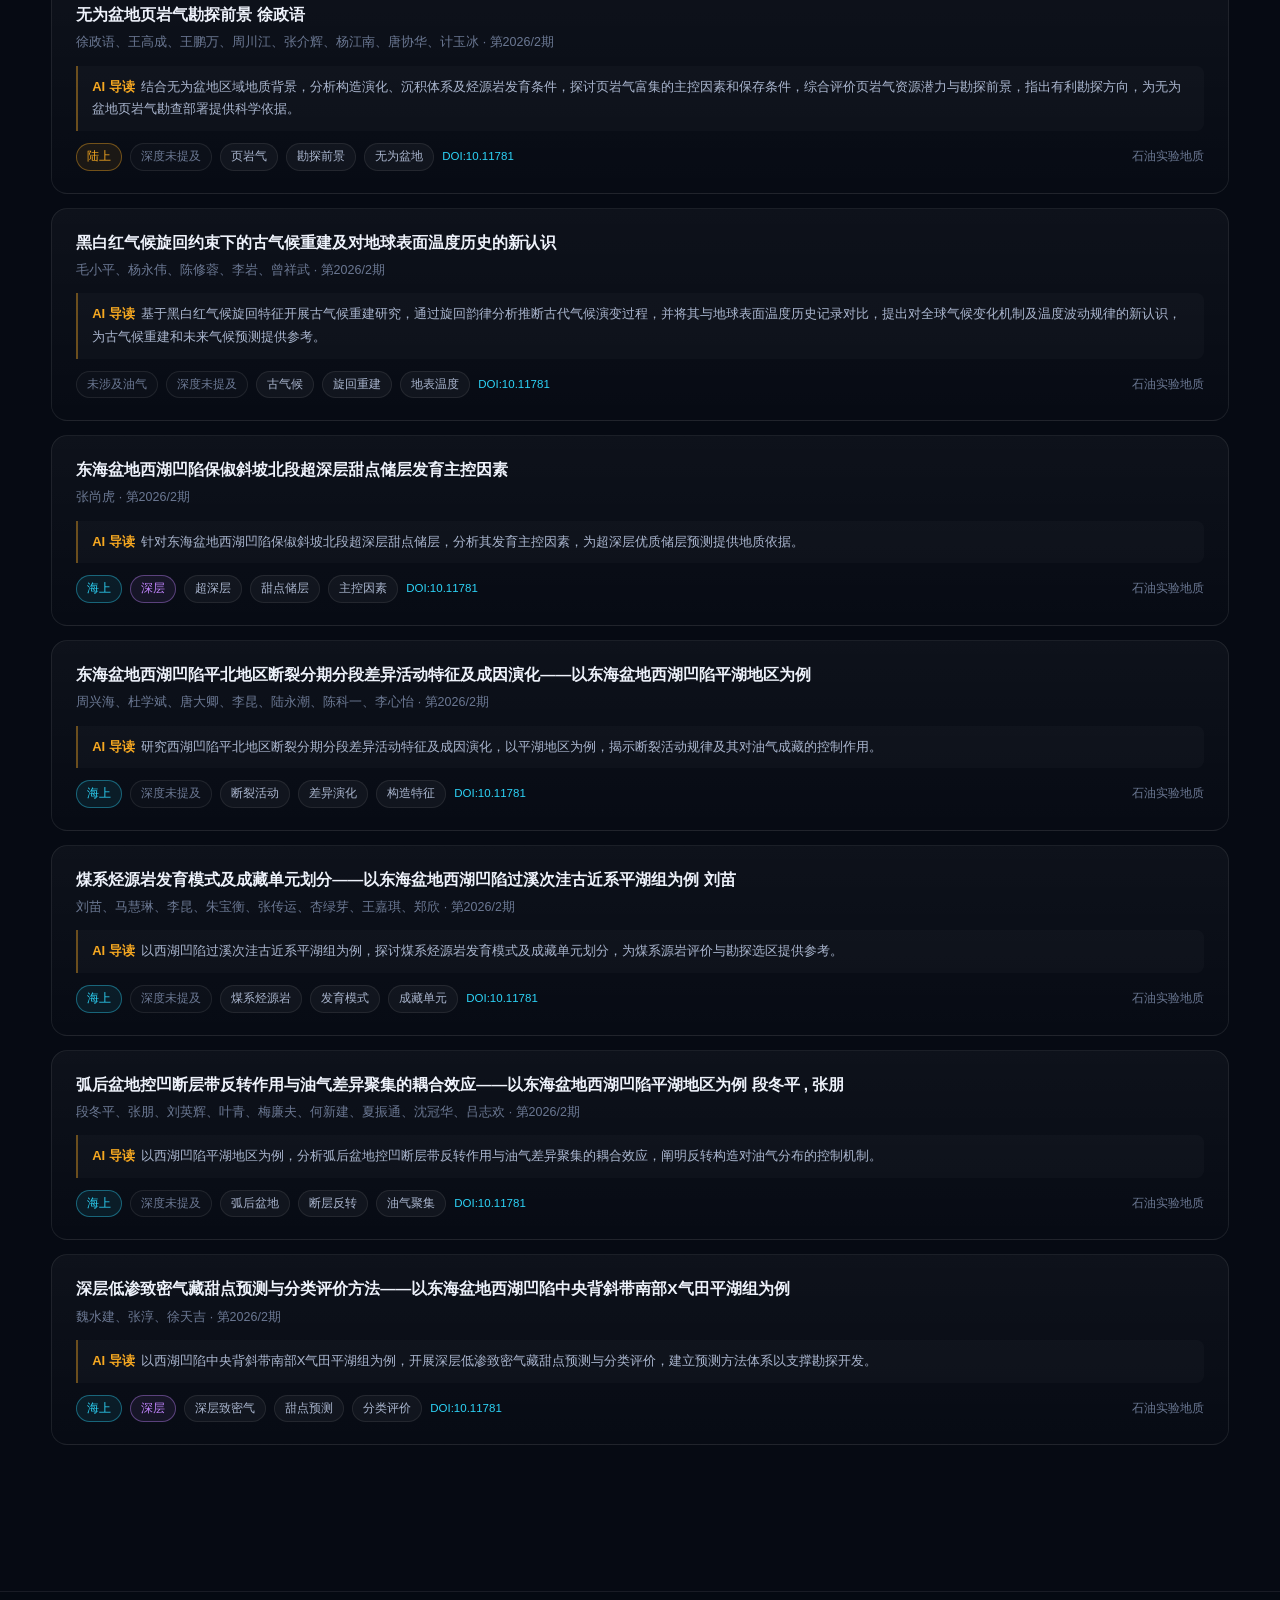
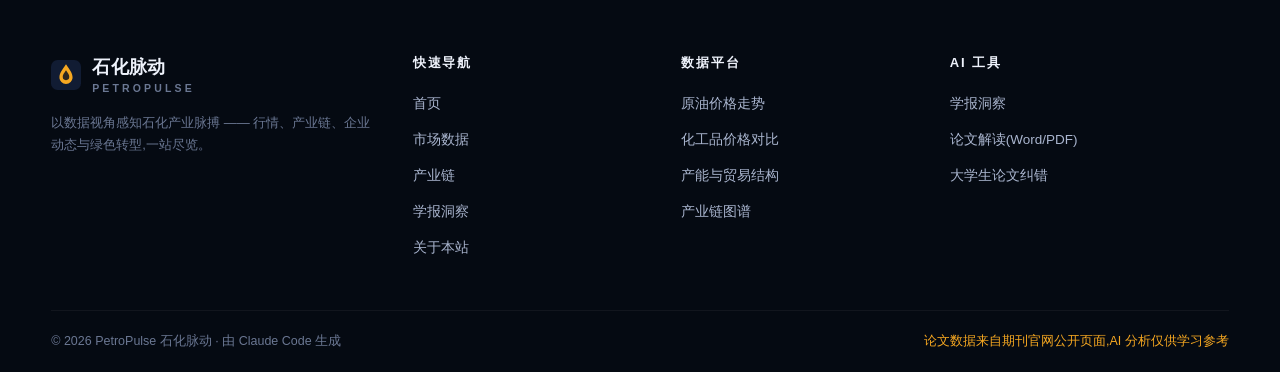
<file: journal.html>
<!DOCTYPE html>
<html lang="zh-CN">
<head>
<meta charset="UTF-8">
<meta name="viewport" content="width=device-width, initial-scale=1.0">
<title>学报洞察 — PetroPulse 石化脉动</title>
<meta name="description" content="实时爬取石化领域专业学报论文,AI 自动解读与分类(陆上/海上 × 浅层/深层),洞察学术前沿。">
<link rel="icon" type="image/svg+xml" href="assets/img/favicon.svg">
<link rel="stylesheet" href="assets/css/style.css">
<style>
  .jq-grid { display: grid; grid-template-columns: repeat(3, 1fr); gap: 16px; margin: 20px 0 6px; }
  @media (max-width: 980px) { .jq-grid { grid-template-columns: 1fr; } }
  .jq-card { padding: 20px 22px; }
  .jq-card .t { font-size: 12px; letter-spacing: .16em; color: var(--cyan); margin-bottom: 10px; display: flex; align-items: center; gap: 8px; }
  .jq-card p { font-size: 13.5px; color: var(--t-2); line-height: 1.75; }
  .jq-card.hot .t { color: var(--amber); }
  .filter-bar { display: flex; align-items: center; gap: 12px; flex-wrap: wrap; margin: 22px 0 18px; }
  .filter-bar .count { font-size: 12.5px; color: var(--t-3); }
  .art-card { padding: 22px 24px; margin-bottom: 14px; }
  .art-card .at { font-size: 15.5px; font-weight: 700; line-height: 1.5; transition: color .2s; }
  .art-card:hover .at { color: var(--amber); }
  .art-card .aa { font-size: 12.5px; color: var(--t-3); margin-top: 6px; }
  .art-card .ab { font-size: 13px; color: var(--t-2); margin-top: 12px; line-height: 1.75; background: rgba(255,255,255,.025); border-left: 2px solid rgba(246,168,33,.4); padding: 10px 14px; border-radius: 0 8px 8px 0; }
  .art-card .ab .lab { color: var(--amber); font-weight: 600; margin-right: 6px; }
  .art-meta { display: flex; flex-wrap: wrap; gap: 8px; margin-top: 12px; align-items: center; }
  .art-meta .chip { font-size: 11.5px; padding: 3px 10px; border-radius: 999px; background: rgba(255,255,255,.04); border: 1px solid var(--line); color: var(--t-2); }
  .art-meta .chip.loc-off { border-color: rgba(45,212,248,.4); color: var(--cyan); background: rgba(45,212,248,.08); }
  .art-meta .chip.loc-on { border-color: rgba(246,168,33,.4); color: var(--amber); background: rgba(246,168,33,.08); }
  .art-meta .chip.loc-both { border-color: rgba(251,146,60,.4); color: #fb923c; background: rgba(251,146,60,.08); }
  .art-meta .chip.loc-na, .art-meta .chip.dep-na { border-color: var(--line); color: var(--t-3); background: rgba(255,255,255,.02); }
  .art-meta .chip.dep-deep { border-color: rgba(192,132,252,.4); color: #c084fc; background: rgba(192,132,252,.08); }
  .art-meta .chip.dep-shallow { border-color: rgba(52,211,153,.4); color: var(--up); background: rgba(52,211,153,.08); }
  .art-meta .src { margin-left: auto; font-size: 11.5px; color: var(--t-3); }
  .art-meta a.doi { color: var(--cyan); font-size: 11.5px; }
  .empty-tip { text-align: center; color: var(--t-3); padding: 60px 0; }
  .loading { text-align: center; padding: 80px 0; color: var(--t-2); }
  .loading .ring { width: 34px; height: 34px; border: 3px solid rgba(246,168,33,.2); border-top-color: var(--amber); border-radius: 50%; margin: 0 auto 14px; animation: spin 1s linear infinite; }
  @keyframes spin { to { transform: rotate(360deg); } }
</style>
</head>
<body>

<!-- ================= 导航 ================= -->
<nav class="nav">
  <div class="container nav-inner">
    <a class="brand" href="index.html">
      <svg viewBox="0 0 64 64" fill="none" aria-hidden="true">
        <rect width="64" height="64" rx="14" fill="#111c33"/>
        <path d="M32 9c8 12 14 19 14 28a14 14 0 0 1-28 0c0-9 6-16 14-28z" fill="#f6a821"/>
        <path d="M32 22c4 6 7 9.5 7 14a7 7 0 0 1-14 0c0-4.5 3-8 7-14z" fill="#0a1120" opacity=".85"/>
      </svg>
      <span>石化脉动<span class="en">PETROPULSE</span></span>
    </a>
    <div class="nav-links">
      <a href="index.html">首页</a>
      <a href="market.html">市场数据</a>
      <a href="chain.html">产业链</a>
      <a href="journal.html">学报洞察</a>
      <a href="about.html">关于</a>
      <a class="btn btn-primary nav-cta" href="market.html">进入数据平台</a>
    </div>
    <button class="nav-burger" aria-label="菜单"><span></span><span></span><span></span></button>
  </div>
</nav>

<!-- ================= 页首 ================= -->
<header class="page-hero">
  <div class="container">
    <div class="crumbs">HOME / <b>JOURNAL INSIGHTS</b></div>
    <div style="display:flex;align-items:center;gap:14px;flex-wrap:wrap">
      <span class="eyebrow" style="text-transform:none">学术前沿 · AI 洞察</span>
      <span class="tag" style="font-size:12px;color:var(--t-3);border:1px solid var(--line);padding:3px 10px;border-radius:999px">每日自动爬取 + DeepSeek V4 Flash[1M] 分析</span>
    </div>
    <h1>学报洞察</h1>
    <p class="sec-sub" style="margin-top:14px">实时爬取石化领域专业学报的最新论文,由 AI 自动生成导读、标注研究领域,并按 <b class="hl">陆上/海上 × 浅层/深层</b> 四维分类,洞察学术前沿。</p>
    <div style="display:flex;gap:12px;flex-wrap:wrap;margin-top:22px;align-items:center">
      <a class="btn btn-primary" href="interpret.html">📄 专业论文解读(Word / PDF)</a>
      <a class="btn btn-ghost" href="papers.html">🎓 大学生论文纠错</a>
      <button class="btn btn-ghost" id="btnCrawl">🔄 立即爬取新论文</button>
      <span id="crawlStatus" style="font-size:12.5px;color:var(--t-3)"></span>
    </div>
    <p style="font-size:12px;color:var(--t-3);margin-top:10px">点击后触发服务器端自动爬取:抓取网上最新的石化类论文与尚未收录的往期论文,<b style="color:var(--t-2)">自审核去重</b>保证同一篇论文不会重复收录。首次使用需配置一个 GitHub 触发令牌(仅 Actions 权限,存在你本机浏览器)。每日 06:17 与 18:17 也会自动执行。</p>
  </div>
</header>

<section class="block" style="padding-top:10px">
  <div class="container">
    <div id="loading" class="loading"><div class="ring"></div>正在加载学报数据…</div>
    <div id="main" style="display:none">

      <!-- AI 洞察 -->
      <div class="jq-grid" id="insightBox"></div>

      <!-- 筛选栏 -->
      <div class="filter-bar">
        <div class="pills" id="quadrantPills">
          <button class="pill on" data-f="all">全部</button>
          <button class="pill" data-f="on-shallow">陆上 · 浅层</button>
          <button class="pill" data-f="on-deep">陆上 · 深层</button>
          <button class="pill" data-f="off-shallow">海上 · 浅层</button>
          <button class="pill" data-f="off-deep">海上 · 深层</button>
        </div>
        <span class="count" id="count"></span>
      </div>

      <!-- 论文列表 -->
      <div id="artList"></div>
      <div id="empty" class="empty-tip" style="display:none">当前筛选下暂无论文。</div>

    </div>
  </div>
</section>

<!-- ================= 页脚 ================= -->
<footer class="footer">
  <div class="container">
    <div class="footer-top">
      <div>
        <a class="brand" href="index.html" style="margin-bottom:6px">
          <svg viewBox="0 0 64 64" width="28" height="28" fill="none" aria-hidden="true">
            <rect width="64" height="64" rx="14" fill="#111c33"/>
            <path d="M32 9c8 12 14 19 14 28a14 14 0 0 1-28 0c0-9 6-16 14-28z" fill="#f6a821"/>
            <path d="M32 22c4 6 7 9.5 7 14a7 7 0 0 1-14 0c0-4.5 3-8 7-14z" fill="#0a1120" opacity=".85"/>
          </svg>
          <span>石化脉动<span class="en">PETROPULSE</span></span>
        </a>
        <p class="desc">以数据视角感知石化产业脉搏 —— 行情、产业链、企业动态与绿色转型,一站尽览。</p>
      </div>
      <div><h5>快速导航</h5><ul><li><a href="index.html">首页</a></li><li><a href="market.html">市场数据</a></li><li><a href="chain.html">产业链</a></li><li><a href="journal.html">学报洞察</a></li><li><a href="about.html">关于本站</a></li></ul></div>
      <div><h5>数据平台</h5><ul><li><a href="market.html">原油价格走势</a></li><li><a href="market.html">化工品价格对比</a></li><li><a href="market.html">产能与贸易结构</a></li><li><a href="chain.html">产业链图谱</a></li></ul></div>
      <div><h5>AI 工具</h5><ul><li><a href="journal.html">学报洞察</a></li><li><a href="interpret.html">论文解读(Word/PDF)</a></li><li><a href="papers.html">大学生论文纠错</a></li></ul></div>
    </div>
    <div class="footer-bottom">
      <span>© 2026 PetroPulse 石化脉动 · 由 Claude Code 生成</span>
      <span class="warn">论文数据来自期刊官网公开页面,AI 分析仅供学习参考</span>
    </div>
  </div>
</footer>

<script src="assets/js/main.js"></script>
<script>
(function () {
  'use strict';
  const LOC = { onshore: '陆上', offshore: '海上', both: '陆海兼涉', na: '未涉及油气' };
  const DEP = { shallow: '浅层', deep: '深层', na: '深度未提及' };
  const LOC_CLS = { onshore: 'loc-on', offshore: 'loc-off', both: 'loc-both', na: 'loc-na' };
  const DEP_CLS = { shallow: 'dep-shallow', deep: 'dep-deep', na: 'dep-na' };
  let articles = [];

  /* 加载 journal.json */
  async function load() {
    try {
      const r = await fetch('data/journal.json?t=' + Date.now(), { cache: 'no-store' });
      if (!r.ok) throw new Error('HTTP ' + r.status);
      const j = await r.json();
      if (!j.articles || !j.articles.length) throw new Error('empty');
      articles = j.articles;
      renderInsights(j.insights);
      renderSources(j.sources);
      document.getElementById('loading').style.display = 'none';
      document.getElementById('main').style.display = 'block';
      applyFilter('all');
    } catch (e) {
      document.getElementById('loading').innerHTML = '<p>学报数据暂不可用(爬取任务可能尚未运行)。<br><a href="about.html" style="color:var(--cyan)">了解机制</a></p>';
    }
  }

  function renderInsights(ins) {
    if (!ins) return;
    document.getElementById('insightBox').innerHTML = `
      <div class="card jq-card hot">
        <div class="t">🔥 本期研究热点</div>
        <p>${(ins.hotspots || []).map(h => `· ${h}`).join('<br>') || '—'}</p>
      </div>
      <div class="card jq-card">
        <div class="t">📝 学术动态点评</div>
        <p>${ins.overview || '—'}</p>
      </div>
      <div class="card jq-card">
        <div class="t">⭐ 本期亮点论文</div>
        <p>${ins.highlight || '—'}</p>
      </div>`;
  }

  function renderSources(sources) {
    const box = document.getElementById('insightBox');
    const srcLine = (sources || []).map(s => `<span class="chip" style="font-size:11px">${s.name} · ${s.count}篇</span>`).join('');
    if (srcLine) box.insertAdjacentHTML('beforeend', `<div style="grid-column:1/-1;font-size:12px;color:var(--t-3)">数据源:${srcLine}<span style="float:right">AI 模型:DeepSeek V4 Flash[1M]</span></div>`);
  }

  function matchFilter(art, f) {
    const ai = art.ai || {};
    const loc = ai.location || 'na';
    const dep = ai.depth || 'na';
    switch (f) {
      case 'all': return true;
      case 'on-shallow': return (loc === 'onshore' || loc === 'both') && (dep === 'shallow' || dep === 'na') && loc !== 'offshore';
      case 'on-deep': return (loc === 'onshore' || loc === 'both') && (dep === 'deep' || dep === 'na') && loc !== 'offshore';
      case 'off-shallow': return (loc === 'offshore' || loc === 'both') && (dep === 'shallow' || dep === 'na') && loc !== 'onshore';
      case 'off-deep': return (loc === 'offshore' || loc === 'both') && (dep === 'deep' || dep === 'na') && loc !== 'onshore';
      default: return true;
    }
  }

  function applyFilter(f) {
    const list = articles.filter(a => matchFilter(a, f));
    document.getElementById('count').textContent = `共 ${list.length} 篇`;
    document.getElementById('empty').style.display = list.length ? 'none' : 'block';
    document.getElementById('artList').innerHTML = list.map(card).join('');
  }

  function card(a) {
    const ai = a.ai || {};
    const locTxt = LOC[ai.location] || '';
    const depTxt = DEP[ai.depth] || '';
    const locCls = LOC_CLS[ai.location] || '';
    const depCls = DEP_CLS[ai.depth] || '';
    return `
      <article class="card art-card clickable" style="cursor:default">
        <div class="at"><a href="${a.url}" target="_blank" rel="noopener">${a.title}</a></div>
        <div class="aa">${(a.authors || []).join('、') || '佚名'}${a.year ? ' · ' + a.year : ''}${a.issue ? ' · 第' + a.issue + '期' : ''}</div>
        ${ai.brief ? `<div class="ab"><span class="lab">AI 导读</span>${ai.brief}</div>` : ''}
        <div class="art-meta">
          ${locTxt ? `<span class="chip ${locCls}">${locTxt}</span>` : ''}
          ${depTxt ? `<span class="chip ${depCls}">${depTxt}</span>` : ''}
          ${(ai.tags || []).map(t => `<span class="chip">${t}</span>`).join('')}
          ${a.doi ? `<a class="doi" href="https://doi.org/${a.doi}" target="_blank" rel="noopener">DOI:${a.doi}</a>` : ''}
          <span class="src">${a.source === 'hgxb' ? '化工学报' : a.source === 'sysydz' ? '石油实验地质' : a.source}</span>
        </div>
      </article>`;
  }

  document.getElementById('quadrantPills').addEventListener('click', e => {
    const btn = e.target.closest('.pill');
    if (!btn) return;
    document.querySelectorAll('#quadrantPills .pill').forEach(p => p.classList.remove('on'));
    btn.classList.add('on');
    applyFilter(btn.dataset.f);
  });

  /* ---------- 一键爬取新论文(触发 GitHub Actions) ---------- */
  const crawlBtn = document.getElementById('btnCrawl');
  const crawlStatus = document.getElementById('crawlStatus');
  const CRAWL_API = 'https://api.github.com/repos/Tuair-1/petropulse/actions/workflows/update-journals.yml/dispatches';

  async function fetchUpdatedAt() {
    try {
      const r = await fetch('data/journal.json?t=' + Date.now(), { cache: 'no-store' });
      if (!r.ok) return null;
      const j = await r.json();
      return j.updated_at;
    } catch { return null; }
  }

  crawlBtn.addEventListener('click', async () => {
    let token = localStorage.getItem('pp_gh_token');
    if (!token) {
      const input = prompt(
        '需要配置一个 GitHub 触发令牌(仅用于触发爬取,最低权限)。\n\n创建步骤:\n' +
        '1. 打开 https://github.com/settings/tokens?type=beta\n' +
        '2. Generate new token(创建 Fine-grained token)\n' +
        '3. Repository access 选「Only select repositories」→ 勾选 petropulse\n' +
        '4. Permissions → Actions → 选 Read and write\n' +
        '5. Generate token,复制粘贴到这里:\n\n' +
        '(令牌仅保存在你本机浏览器 localStorage,不会上传到任何服务器)'
      );
      if (!input) return;
      token = input.trim();
      if (!token) return;
      localStorage.setItem('pp_gh_token', token);
    }
    crawlBtn.classList.add('busy');
    crawlStatus.textContent = '正在启动爬取任务…';
    try {
      const r = await fetch(CRAWL_API, {
        method: 'POST',
        headers: { Authorization: 'Bearer ' + token, Accept: 'application/vnd.github+json', 'Content-Type': 'application/json' },
        body: JSON.stringify({ ref: 'main' })
      });
      if (r.status === 204) {
        crawlStatus.textContent = '✅ 爬取任务已启动:抓取新论文 + AI 分析 + 去重,约 2-5 分钟,完成后自动刷新…';
        const before = await fetchUpdatedAt();
        for (let i = 0; i < 15; i++) {
          await new Promise(res => setTimeout(res, 20000));
          const now = await fetchUpdatedAt();
          if (now && now !== before) {
            await load();
            crawlStatus.textContent = '✅ 爬取完成,数据已更新(新增论文位于列表顶部)';
            return;
          }
          crawlStatus.textContent = `⏳ 爬取进行中(已等待 ${(i + 1) * 20}s)…`;
        }
        crawlStatus.textContent = '⏱ 等待超时:可能未发现新论文或任务仍在运行,可稍后刷新页面查看。';
      } else if (r.status === 401 || r.status === 403) {
        crawlStatus.textContent = '❌ 令牌无效或无权限,请重新配置';
        localStorage.removeItem('pp_gh_token');
      } else {
        crawlStatus.textContent = '❌ 启动失败 (HTTP ' + r.status + ')';
      }
    } catch (e) {
      crawlStatus.textContent = '❌ 网络错误:' + e.message;
    } finally {
      crawlBtn.classList.remove('busy');
    }
  });

  load();
})();
</script>
</body>
</html>
</file>
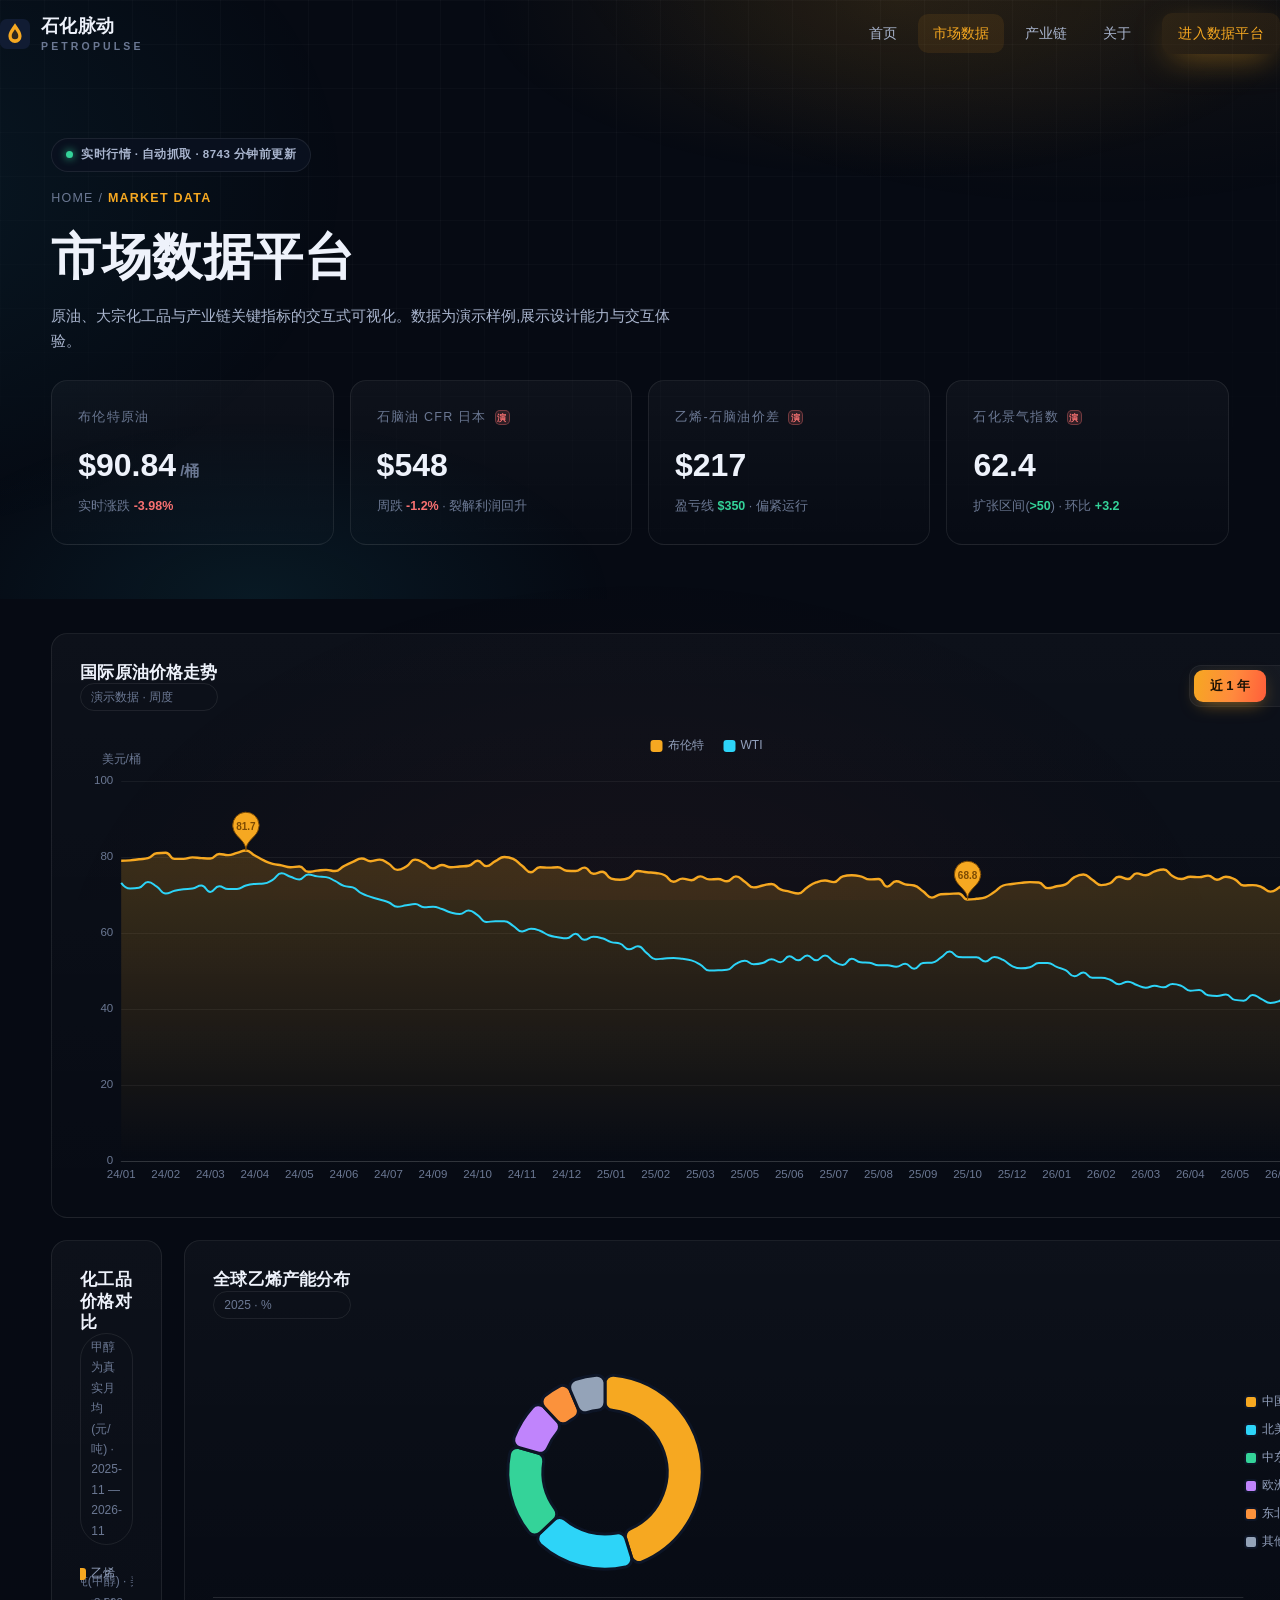
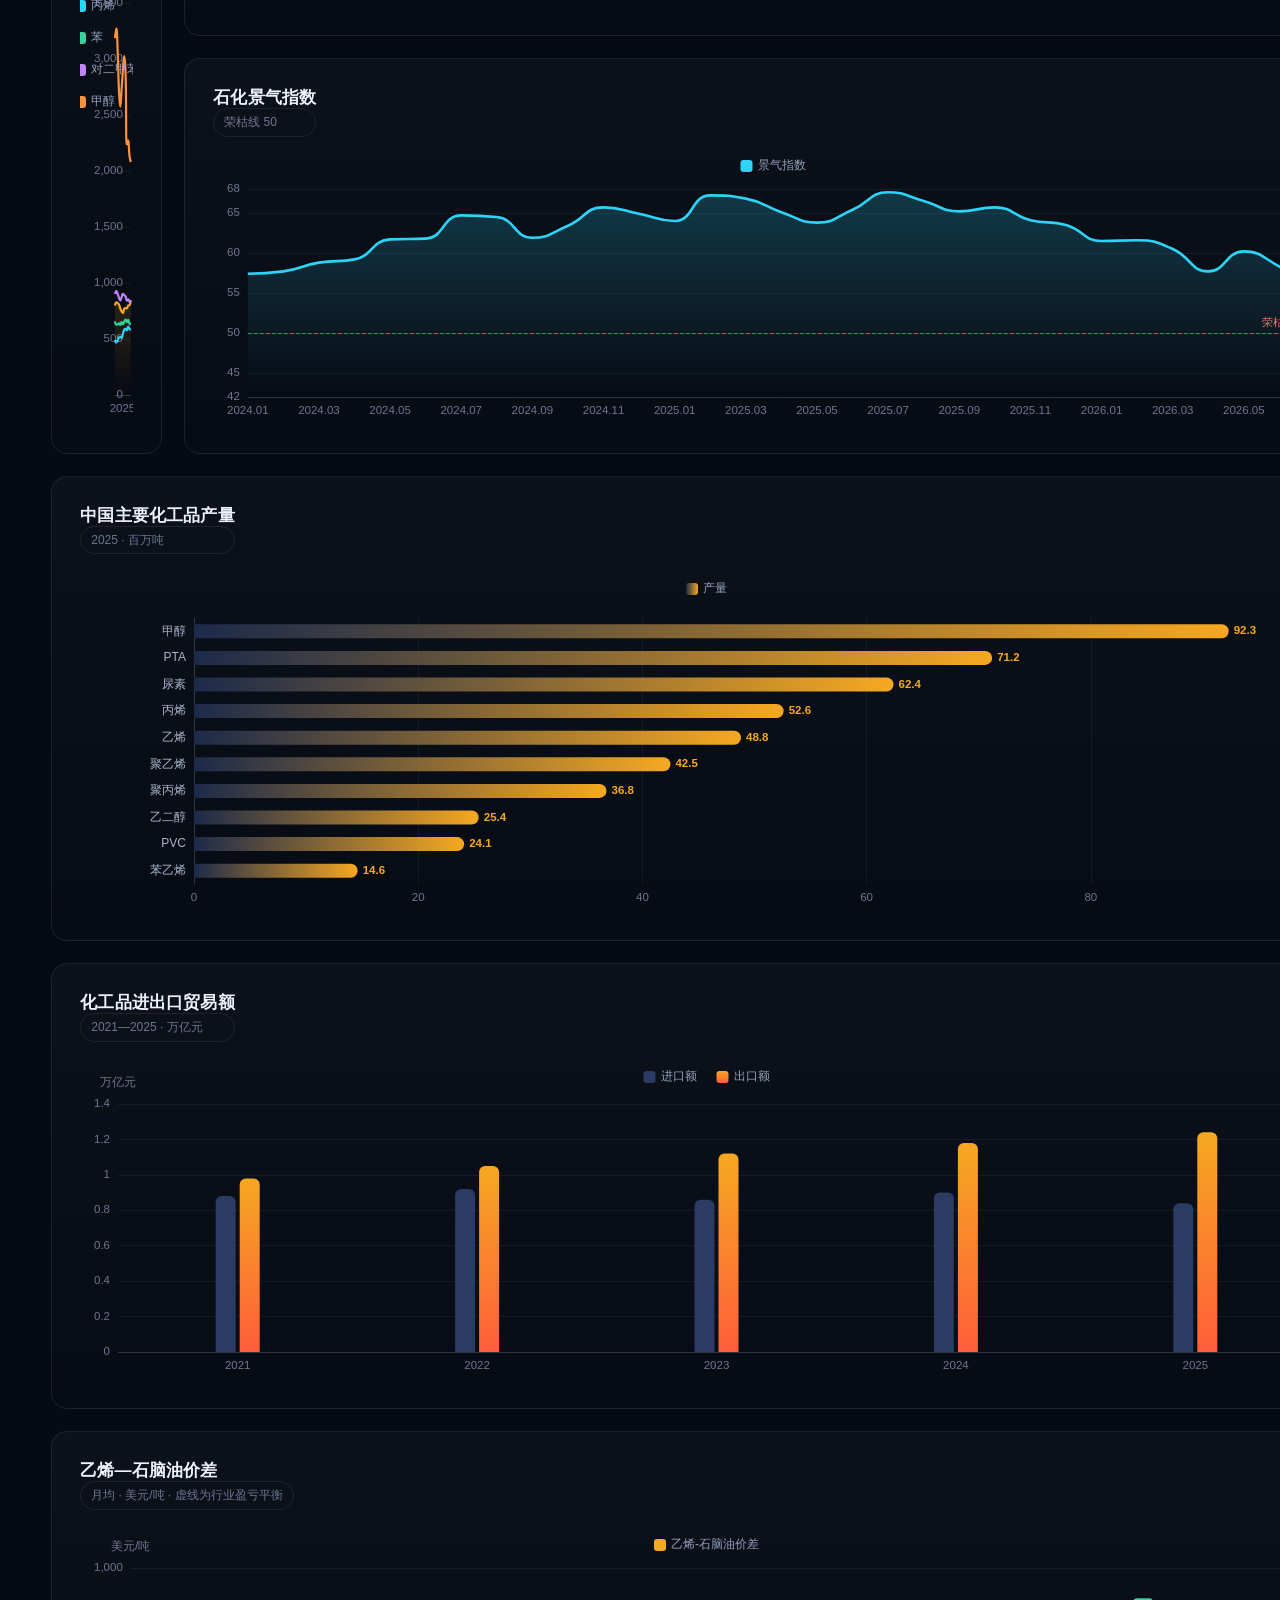
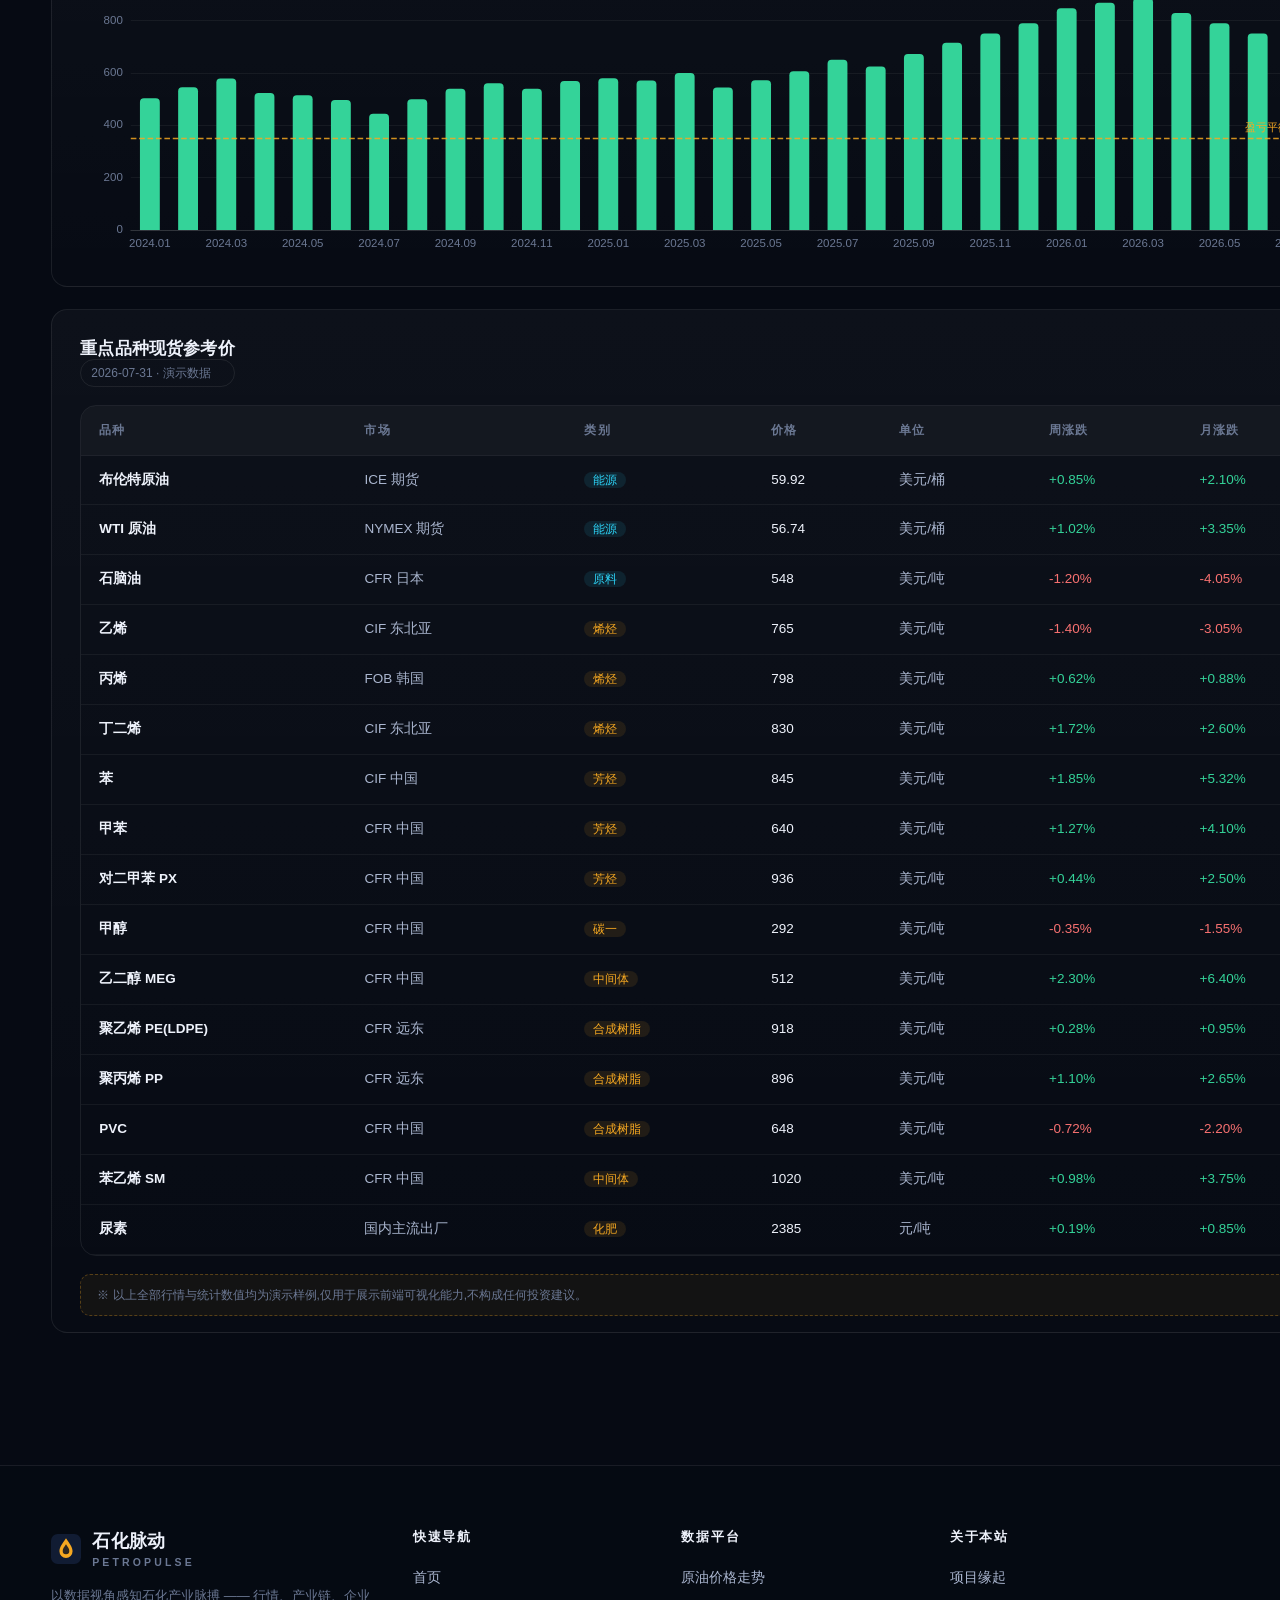
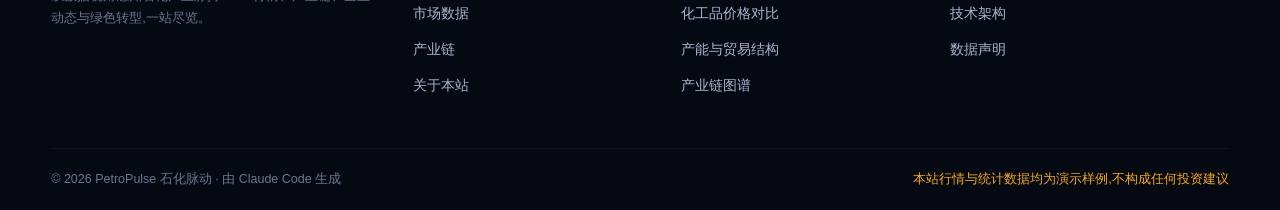
<file: market.html>
<!DOCTYPE html>
<html lang="zh-CN">
<head>
<meta charset="UTF-8">
<meta name="viewport" content="width=device-width, initial-scale=1.0">
<title>市场数据平台 — PetroPulse 石化脉动</title>
<meta name="description" content="石化行业市场数据平台:原油与化工品价格走势、产能分布、贸易结构与景气指数可视化。">
<link rel="icon" type="image/svg+xml" href="assets/img/favicon.svg">
<link rel="stylesheet" href="assets/css/style.css">
<style>
  .mk-grid { display: grid; grid-template-columns: 1fr 1fr; gap: 22px; margin-top: 24px; }
  .mk-grid .full { grid-column: 1 / -1; }
  @media (max-width: 980px) { .mk-grid { grid-template-columns: 1fr; } }
  .mk-kpi { display: grid; grid-template-columns: repeat(4, 1fr); gap: 16px; margin-top: 26px; }
  @media (max-width: 900px) { .mk-kpi { grid-template-columns: 1fr 1fr; } }
  @media (max-width: 520px) { .mk-kpi { grid-template-columns: 1fr; } }
</style>
</head>
<body>

<!-- ================= 导航 ================= -->
<nav class="nav">
  <div class="container nav-inner">
    <a class="brand" href="index.html">
      <svg viewBox="0 0 64 64" fill="none" aria-hidden="true">
        <rect width="64" height="64" rx="14" fill="#111c33"/>
        <path d="M32 9c8 12 14 19 14 28a14 14 0 0 1-28 0c0-9 6-16 14-28z" fill="#f6a821"/>
        <path d="M32 22c4 6 7 9.5 7 14a7 7 0 0 1-14 0c0-4.5 3-8 7-14z" fill="#0a1120" opacity=".85"/>
      </svg>
      <span>石化脉动<span class="en">PETROPULSE</span></span>
    </a>
    <div class="nav-links">
      <a href="index.html">首页</a>
      <a href="market.html">市场数据</a>
      <a href="chain.html">产业链</a>
      <a href="about.html">关于</a>
      <a class="btn btn-primary nav-cta" href="market.html">进入数据平台</a>
    </div>
    <button class="nav-burger" aria-label="菜单"><span></span><span></span><span></span></button>
  </div>
</nav>

<!-- ================= 页首 ================= -->
<header class="page-hero">
  <div class="container">
    <div class="crumbs">HOME / <b>MARKET DATA</b></div>
    <h1>市场数据平台</h1>
    <p class="sec-sub" style="margin-top:14px">原油、大宗化工品与产业链关键指标的交互式可视化。数据为演示样例,展示设计能力与交互体验。</p>
    <div class="mk-kpi">
      <div class="card kpi reveal in" data-quote="布伦特原油" data-prefix="$" data-unit="/桶"><div class="k">布伦特原油</div><div class="v">$59.92</div><div class="d">周涨 <b>+0.85%</b> · 年低 $54.4</div></div>
      <div class="card kpi reveal in d1" data-demo><div class="k">石脑油 CFR 日本</div><div class="v">$548</div><div class="d">周跌 <b class="fall">-1.2%</b> · 裂解利润回升</div></div>
      <div class="card kpi reveal in d2" data-demo><div class="k">乙烯-石脑油价差</div><div class="v">$217</div><div class="d">盈亏线 <b>$350</b> · 偏紧运行</div></div>
      <div class="card kpi reveal in d3" data-demo><div class="k">石化景气指数</div><div class="v">62.4</div><div class="d">扩张区间(<b>&gt;50</b>) · 环比 <b>+3.2</b></div></div>
    </div>
  </div>
</header>

<section class="block" style="padding-top:10px">
  <div class="container">
    <div class="mk-grid">

      <!-- 原油走势 -->
      <div class="panel full reveal in">
        <div class="chart-head">
          <div><h3>国际原油价格走势</h3><div class="tag" id="oilTag">加载中…</div></div>
          <div class="pills" id="oilRange"><button class="pill on" data-n="250">近 1 年</button><button class="pill" data-n="0">全部</button></div>
        </div>
        <div id="oilChart" class="chart tall"></div>
      </div>

      <!-- 化工品对比 -->
      <div class="panel reveal in">
        <div class="chart-head"><div><h3>化工品价格对比</h3><div class="tag" id="chemTag">月均 · 演示数据</div></div></div>
        <div id="chemChart" class="chart tall"></div>
      </div>

      <!-- 右侧双图 -->
      <div style="display:grid;gap:22px;align-content:start">
        <div class="panel reveal in d1">
          <div class="chart-head"><div><h3>全球乙烯产能分布</h3><div class="tag">2025 · %</div></div></div>
          <div id="capChart" class="chart" style="height:270px"></div>
        </div>
        <div class="panel reveal in d2">
          <div class="chart-head"><div><h3>石化景气指数</h3><div class="tag">荣枯线 50</div></div></div>
          <div id="cycleChart" class="chart" style="height:270px"></div>
        </div>
      </div>

      <!-- 产量 -->
      <div class="panel full reveal in">
        <div class="chart-head"><div><h3>中国主要化工品产量</h3><div class="tag">2025 · 百万吨</div></div></div>
        <div id="prodChart" class="chart" style="height:340px"></div>
      </div>

      <!-- 贸易 -->
      <div class="panel full reveal in">
        <div class="chart-head"><div><h3>化工品进出口贸易额</h3><div class="tag">2021—2025 · 万亿元</div></div></div>
        <div id="tradeChart" class="chart" style="height:320px"></div>
      </div>

      <!-- 价差 -->
      <div class="panel full reveal in">
        <div class="chart-head"><div><h3>乙烯—石脑油价差</h3><div class="tag">月均 · 美元/吨 · 虚线为行业盈亏平衡</div></div></div>
        <div id="spreadChart" class="chart" style="height:330px"></div>
      </div>

      <!-- 数据表 -->
      <div class="panel full reveal in" style="padding-bottom:16px">
        <div class="chart-head"><div><h3>重点品种现货参考价</h3><div class="tag">2026-07-31 · 演示数据</div></div></div>
        <div class="tbl-wrap">
          <table class="data">
            <thead>
              <tr><th>品种</th><th>市场</th><th>类别</th><th>价格</th><th>单位</th><th>周涨跌</th><th>月涨跌</th></tr>
            </thead>
            <tbody>
              <tr><td class="nm">布伦特原油</td><td>ICE 期货</td><td><span class="tag raw">能源</span></td><td class="num">59.92</td><td>美元/桶</td><td class="num" style="color:var(--up)">+0.85%</td><td class="num" style="color:var(--up)">+2.10%</td></tr>
              <tr><td class="nm">WTI 原油</td><td>NYMEX 期货</td><td><span class="tag raw">能源</span></td><td class="num">56.74</td><td>美元/桶</td><td class="num" style="color:var(--up)">+1.02%</td><td class="num" style="color:var(--up)">+3.35%</td></tr>
              <tr><td class="nm">石脑油</td><td>CFR 日本</td><td><span class="tag raw">原料</span></td><td class="num">548</td><td>美元/吨</td><td class="num" style="color:var(--down)">-1.20%</td><td class="num" style="color:var(--down)">-4.05%</td></tr>
              <tr><td class="nm">乙烯</td><td>CIF 东北亚</td><td><span class="tag chem">烯烃</span></td><td class="num">765</td><td>美元/吨</td><td class="num" style="color:var(--down)">-1.40%</td><td class="num" style="color:var(--down)">-3.05%</td></tr>
              <tr><td class="nm">丙烯</td><td>FOB 韩国</td><td><span class="tag chem">烯烃</span></td><td class="num">798</td><td>美元/吨</td><td class="num" style="color:var(--up)">+0.62%</td><td class="num" style="color:var(--up)">+0.88%</td></tr>
              <tr><td class="nm">丁二烯</td><td>CIF 东北亚</td><td><span class="tag chem">烯烃</span></td><td class="num">830</td><td>美元/吨</td><td class="num" style="color:var(--up)">+1.72%</td><td class="num" style="color:var(--up)">+2.60%</td></tr>
              <tr><td class="nm">苯</td><td>CIF 中国</td><td><span class="tag chem">芳烃</span></td><td class="num">845</td><td>美元/吨</td><td class="num" style="color:var(--up)">+1.85%</td><td class="num" style="color:var(--up)">+5.32%</td></tr>
              <tr><td class="nm">甲苯</td><td>CFR 中国</td><td><span class="tag chem">芳烃</span></td><td class="num">640</td><td>美元/吨</td><td class="num" style="color:var(--up)">+1.27%</td><td class="num" style="color:var(--up)">+4.10%</td></tr>
              <tr><td class="nm">对二甲苯 PX</td><td>CFR 中国</td><td><span class="tag chem">芳烃</span></td><td class="num">936</td><td>美元/吨</td><td class="num" style="color:var(--up)">+0.44%</td><td class="num" style="color:var(--up)">+2.50%</td></tr>
              <tr><td class="nm">甲醇</td><td>CFR 中国</td><td><span class="tag chem">碳一</span></td><td class="num">292</td><td>美元/吨</td><td class="num" style="color:var(--down)">-0.35%</td><td class="num" style="color:var(--down)">-1.55%</td></tr>
              <tr><td class="nm">乙二醇 MEG</td><td>CFR 中国</td><td><span class="tag chem">中间体</span></td><td class="num">512</td><td>美元/吨</td><td class="num" style="color:var(--up)">+2.30%</td><td class="num" style="color:var(--up)">+6.40%</td></tr>
              <tr><td class="nm">聚乙烯 PE(LDPE)</td><td>CFR 远东</td><td><span class="tag chem">合成树脂</span></td><td class="num">918</td><td>美元/吨</td><td class="num" style="color:var(--up)">+0.28%</td><td class="num" style="color:var(--up)">+0.95%</td></tr>
              <tr><td class="nm">聚丙烯 PP</td><td>CFR 远东</td><td><span class="tag chem">合成树脂</span></td><td class="num">896</td><td>美元/吨</td><td class="num" style="color:var(--up)">+1.10%</td><td class="num" style="color:var(--up)">+2.65%</td></tr>
              <tr><td class="nm">PVC</td><td>CFR 中国</td><td><span class="tag chem">合成树脂</span></td><td class="num">648</td><td>美元/吨</td><td class="num" style="color:var(--down)">-0.72%</td><td class="num" style="color:var(--down)">-2.20%</td></tr>
              <tr><td class="nm">苯乙烯 SM</td><td>CFR 中国</td><td><span class="tag chem">中间体</span></td><td class="num">1020</td><td>美元/吨</td><td class="num" style="color:var(--up)">+0.98%</td><td class="num" style="color:var(--up)">+3.75%</td></tr>
              <tr><td class="nm">尿素</td><td>国内主流出厂</td><td><span class="tag chem">化肥</span></td><td class="num">2385</td><td>元/吨</td><td class="num" style="color:var(--up)">+0.19%</td><td class="num" style="color:var(--up)">+0.85%</td></tr>
            </tbody>
          </table>
        </div>
        <div class="note-demo">※ 以上全部行情与统计数值均为演示样例,仅用于展示前端可视化能力,不构成任何投资建议。</div>
      </div>

    </div>
  </div>
</section>

<!-- ================= 页脚 ================= -->
<footer class="footer">
  <div class="container">
    <div class="footer-top">
      <div>
        <a class="brand" href="index.html" style="margin-bottom:6px">
          <svg viewBox="0 0 64 64" width="28" height="28" fill="none" aria-hidden="true">
            <rect width="64" height="64" rx="14" fill="#111c33"/>
            <path d="M32 9c8 12 14 19 14 28a14 14 0 0 1-28 0c0-9 6-16 14-28z" fill="#f6a821"/>
            <path d="M32 22c4 6 7 9.5 7 14a7 7 0 0 1-14 0c0-4.5 3-8 7-14z" fill="#0a1120" opacity=".85"/>
          </svg>
          <span>石化脉动<span class="en">PETROPULSE</span></span>
        </a>
        <p class="desc">以数据视角感知石化产业脉搏 —— 行情、产业链、企业动态与绿色转型,一站尽览。</p>
      </div>
      <div><h5>快速导航</h5><ul><li><a href="index.html">首页</a></li><li><a href="market.html">市场数据</a></li><li><a href="chain.html">产业链</a></li><li><a href="about.html">关于本站</a></li></ul></div>
      <div><h5>数据平台</h5><ul><li><a href="market.html">原油价格走势</a></li><li><a href="market.html">化工品价格对比</a></li><li><a href="market.html">产能与贸易结构</a></li><li><a href="chain.html">产业链图谱</a></li></ul></div>
      <div><h5>关于本站</h5><ul><li><a href="about.html">项目缘起</a></li><li><a href="about.html">技术架构</a></li><li><a href="about.html">数据声明</a></li></ul></div>
    </div>
    <div class="footer-bottom">
      <span>© 2026 PetroPulse 石化脉动 · 由 Claude Code 生成</span>
      <span class="warn">本站行情与统计数据均为演示样例,不构成任何投资建议</span>
    </div>
  </div>
</footer>

<script src="assets/js/echarts.min.js"></script>
<script src="assets/js/main.js"></script>
<script>
(function () {
  const { genSeries, monthLabels } = PP;

  /* --- 周度标签 --- */
  const WEEKS = 135;
  const weekLabels = [];
  const d0 = new Date(2024, 0, 1);
  for (let i = 0; i < WEEKS; i++) {
    const d = new Date(d0.getTime() + i * 7 * 864e5);
    weekLabels.push(`${String(d.getFullYear()).slice(2)}/${String(d.getMonth() + 1).padStart(2, '0')}`);
  }

  /* --- 1. 原油走势(真实日K优先,演示周度兜底) --- */
  const brent = genSeries(11, 79, WEEKS, 1.9, -0.045);
  const wti   = genSeries(12, 74, WEEKS, 1.75, -0.04);
  const oilChart = echarts.init(document.getElementById('oilChart'));
  const oilTag = document.getElementById('oilTag');
  let oilReal = null;

  const paintOil = n => {
    if (oilReal && (oilReal.brent || oilReal.wti)) {
      const src = oilReal.brent || oilReal.wti;
      const len = n === 0 ? src.labels.length : Math.min(n, src.labels.length);
      const series = [];
      if (oilReal.brent) {
        series.push({
          name: '布伦特', type: 'line', color: '#f6a821', smooth: true, symbol: 'none', data: oilReal.brent.values.slice(-len),
          lineStyle: { width: 2.4, color: '#f6a821' },
          areaStyle: { color: new echarts.graphic.LinearGradient(0, 0, 0, 1, [{ offset: 0, color: 'rgba(246,168,33,.3)' }, { offset: 1, color: 'rgba(246,168,33,0)' }]) },
          markPoint: {
            data: [{ type: 'max', name: '阶段高点' }, { type: 'min', name: '阶段低点' }],
            symbolSize: 44,
            label: { color: '#7c4a03', fontSize: 10, fontWeight: 700 },
            itemStyle: { color: '#f6a821', borderColor: '#7c4a03', borderWidth: 1 }
          }
        });
      }
      if (oilReal.wti) {
        series.push({
          name: 'WTI', type: 'line', color: '#2dd4f8', smooth: true, symbol: 'none', data: oilReal.wti.values.slice(-len),
          lineStyle: { width: 2, color: '#2dd4f8' }
        });
      }
      oilChart.setOption({
        ...PP_CHART_THEME,
        animationDuration: 500,
        grid: { ...PP_CHART_THEME.grid, top: 52 },
        legend: { ...PP_CHART_THEME.legend },
        xAxis: { ...PP_CHART_THEME.xAxis, data: src.labels.slice(-len), boundaryGap: false },
        yAxis: { ...PP_CHART_THEME.yAxis, name: '美元/桶', nameTextStyle: { color: '#6b7893' } },
        series
      }, true);
      oilTag.textContent = `实时日K · ${src.labels[Math.max(0, src.labels.length - len)]} — ${src.labels[src.labels.length - 1]}`;
      return;
    }
    /* 演示数据兜底 */
    const len = Math.min(n === 0 ? WEEKS : n, WEEKS);
    oilChart.setOption({
      ...PP_CHART_THEME,
      animationDuration: 500,
      grid: { ...PP_CHART_THEME.grid, top: 52 },
      legend: { ...PP_CHART_THEME.legend },
      xAxis: { ...PP_CHART_THEME.xAxis, data: weekLabels.slice(-len), boundaryGap: false },
      yAxis: { ...PP_CHART_THEME.yAxis, name: '美元/桶', nameTextStyle: { color: '#6b7893' } },
      series: [
        { name: '布伦特', type: 'line', color: '#f6a821', smooth: true, symbol: 'none', data: brent.slice(-len),
          lineStyle: { width: 2.4, color: '#f6a821' },
          areaStyle: { color: new echarts.graphic.LinearGradient(0, 0, 0, 1, [{ offset: 0, color: 'rgba(246,168,33,.3)' }, { offset: 1, color: 'rgba(246,168,33,0)' }]) },
          markPoint: {
            data: [{ type: 'max', name: '阶段高点' }, { type: 'min', name: '阶段低点' }],
            symbolSize: 44,
            label: { color: '#7c4a03', fontSize: 10, fontWeight: 700 },
            itemStyle: { color: '#f6a821', borderColor: '#7c4a03', borderWidth: 1 }
          } },
        { name: 'WTI', type: 'line', color: '#2dd4f8', smooth: true, symbol: 'none', data: wti.slice(-len),
          lineStyle: { width: 2, color: '#2dd4f8' } }
      ]
    }, true);
    oilTag.textContent = '演示数据 · 周度';
  };
  paintOil(250);
  document.getElementById('oilRange').addEventListener('click', e => {
    const btn = e.target.closest('.pill');
    if (!btn) return;
    document.querySelectorAll('#oilRange .pill').forEach(p => p.classList.remove('on'));
    btn.classList.add('on');
    paintOil(+btn.dataset.n);
  });

  /* --- 2. 化工品对比(甲醇可用真实月均,其余演示) --- */
  const chem = [
    { name: '乙烯',   color: '#f6a821', data: genSeries(21, 880, 31, 46, -1.5) },
    { name: '丙烯',   color: '#2dd4f8', data: genSeries(22, 745, 31, 38, -1.2) },
    { name: '苯',     color: '#34d399', data: genSeries(23, 720, 31, 34, -1.1) },
    { name: '对二甲苯', color: '#c084fc', data: genSeries(24, 862, 31, 42, -1.2) },
    { name: '甲醇',   color: '#fb923c', data: genSeries(25, 305, 31, 17, -0.4) }
  ];
  const chemChart = echarts.init(document.getElementById('chemChart'));
  const chemTag = document.getElementById('chemTag');

  /* 真实日K → 月均(与演示月序列对齐,取最近 n 个月) */
  function dailyToMonthly(labels, values, n = 31) {
    const map = new Map();
    labels.forEach((d, i) => {
      const k = d.slice(0, 7);
      const v = values[i];
      if (v == null) return;
      if (!map.has(k)) map.set(k, []);
      map.get(k).push(v);
    });
    const keys = [...map.keys()].slice(-n);
    return {
      labels: keys,
      values: keys.map(k => +(map.get(k).reduce((a, b) => a + b, 0) / map.get(k).length).toFixed(1))
    };
  }

  function paintChem() {
    let realMA = null;
    if (window.PP_MARKET_STATE && window.PP_MARKET_STATE.history && window.PP_MARKET_STATE.history.ma) {
      realMA = dailyToMonthly(window.PP_MARKET_STATE.history.ma.labels, window.PP_MARKET_STATE.history.ma.values);
    }
    const xLabels = realMA ? realMA.labels : monthLabels(2024, 1, 31);
    const n = xLabels.length;
    chemChart.setOption({
      ...PP_CHART_THEME,
      legend: { ...PP_CHART_THEME.legend, top: 0 },
      grid: { ...PP_CHART_THEME.grid, top: 40 },
      xAxis: { ...PP_CHART_THEME.xAxis, data: xLabels, boundaryGap: false },
      yAxis: { ...PP_CHART_THEME.yAxis, name: realMA ? '元/吨(甲醇) · 美元/吨(其余)' : '美元/吨', nameTextStyle: { color: '#6b7893' } },
      series: chem.map(s => ({
        name: s.name, type: 'line', color: s.color, smooth: true, symbol: 'none',
        data: s.name === '甲醇' && realMA ? realMA.values : s.data.slice(-n),
        lineStyle: { width: 2.2, color: s.color },
        areaStyle: s.name === '乙烯' ? { color: new echarts.graphic.LinearGradient(0, 0, 0, 1, [{ offset: 0, color: 'rgba(246,168,33,.22)' }, { offset: 1, color: 'rgba(246,168,33,0)' }]) } : undefined,
        emphasis: { focus: 'series' }
      }))
    }, true);
    chemTag.textContent = realMA ? `甲醇为真实月均(元/吨) · ${xLabels[0]} — ${xLabels[xLabels.length - 1]}` : '月均 · 演示数据';
  }
  paintChem();

  /* --- 3. 产能分布 --- */
  echarts.init(document.getElementById('capChart')).setOption({
    ...PP_CHART_THEME,
    tooltip: { ...PP_CHART_THEME.tooltip, valueFormatter: v => v + '%' },
    legend: { ...PP_CHART_THEME.legend, orient: 'vertical', right: 6, top: 'middle', itemGap: 14 },
    grid: { left: 0, right: 90, top: 10, bottom: 10, containLabel: false },
    series: [{
      type: 'pie', radius: ['46%', '72%'], center: ['35%', '50%'],
      itemStyle: { borderRadius: 8, borderColor: '#0d1526', borderWidth: 3 },
      label: { show: false }, labelLine: { show: false },
      emphasis: { scale: true, scaleSize: 6 },
      color: ['#f6a821', '#2dd4f8', '#34d399', '#c084fc', '#fb923c', '#94a3b8'],
      data: [
        { name: '中国', value: 45.2 },
        { name: '北美', value: 17.8 },
        { name: '中东', value: 16.4 },
        { name: '欧洲', value: 8.6 },
        { name: '东北亚其他', value: 5.6 },
        { name: '其他地区', value: 6.4 }
      ]
    }]
  });

  /* --- 4. 景气指数 --- */
  const cycle = genSeries(41, 55, 31, 3.2, 0.2);
  echarts.init(document.getElementById('cycleChart')).setOption({
    ...PP_CHART_THEME,
    legend: { ...PP_CHART_THEME.legend, top: 0 },
    grid: { ...PP_CHART_THEME.grid, top: 34 },
    xAxis: { ...PP_CHART_THEME.xAxis, data: monthLabels(2024, 1, 31), boundaryGap: false },
    yAxis: { ...PP_CHART_THEME.yAxis, min: 42, max: 68 },
    series: [{
      name: '景气指数', type: 'line', color: '#2dd4f8', smooth: true, symbol: 'none',
      data: cycle,
      lineStyle: { width: 2.6, color: '#2dd4f8' },
      areaStyle: { color: new echarts.graphic.LinearGradient(0, 0, 0, 1, [{ offset: 0, color: 'rgba(45,212,248,.3)' }, { offset: 1, color: 'rgba(45,212,248,0)' }]) },
      markLine: {
        symbol: 'none', silent: true,
        lineStyle: { color: 'rgba(248,113,113,.75)', type: 'dashed' },
        label: { formatter: '荣枯线 50', color: '#f87171', fontSize: 11, position: 'insideEndTop' },
        data: [{ yAxis: 50 }]
      }
    }]
  });

  /* --- 5. 产量 --- */
  const prods = [
    ['甲醇', 92.3], ['PTA', 71.2], ['尿素', 62.4], ['丙烯', 52.6], ['乙烯', 48.8],
    ['聚乙烯', 42.5], ['聚丙烯', 36.8], ['乙二醇', 25.4], ['PVC', 24.1], ['苯乙烯', 14.6]
  ].reverse();
  echarts.init(document.getElementById('prodChart')).setOption({
    ...PP_CHART_THEME,
    tooltip: { ...PP_CHART_THEME.tooltip, valueFormatter: v => v + ' 百万吨' },
    grid: { ...PP_CHART_THEME.grid, left: 70 },
    xAxis: { ...PP_CHART_THEME.xAxis, type: 'value', splitLine: { lineStyle: { color: 'rgba(255,255,255,.055)' } } },
    yAxis: {
      type: 'category', data: prods.map(p => p[0]),
      axisLine: { lineStyle: { color: 'rgba(255,255,255,.12)' } },
      axisTick: { show: false },
      axisLabel: { color: '#aab6cf', fontSize: 12 }
    },
    series: [{
      name: '产量', type: 'bar', color: '#f6a821', barWidth: 14,
      data: prods.map(p => p[1]),
      itemStyle: {
        borderRadius: [0, 7, 7, 0],
        color: new echarts.graphic.LinearGradient(0, 0, 1, 0, [
          { offset: 0, color: '#1c2a4a' }, { offset: 1, color: '#f6a821' }
        ])
      },
      label: { show: true, position: 'right', color: '#f6a821', fontSize: 11.5, fontWeight: 600 }
    }]
  });

  /* --- 6. 贸易 --- */
  echarts.init(document.getElementById('tradeChart')).setOption({
    ...PP_CHART_THEME,
    tooltip: { ...PP_CHART_THEME.tooltip, valueFormatter: v => v + ' 万亿元' },
    legend: { ...PP_CHART_THEME.legend },
    grid: { ...PP_CHART_THEME.grid, top: 44 },
    xAxis: { ...PP_CHART_THEME.xAxis, data: ['2021', '2022', '2023', '2024', '2025'] },
    yAxis: { ...PP_CHART_THEME.yAxis, name: '万亿元', nameTextStyle: { color: '#6b7893' } },
    series: [
      { name: '进口额', type: 'bar', color: '#2b3b63', barWidth: 20, data: [0.88, 0.92, 0.86, 0.90, 0.84],
        itemStyle: { borderRadius: [6, 6, 0, 0], color: '#2b3b63' } },
      { name: '出口额', type: 'bar', color: '#f6a821', barWidth: 20, data: [0.98, 1.05, 1.12, 1.18, 1.24],
        itemStyle: { borderRadius: [6, 6, 0, 0], color: new echarts.graphic.LinearGradient(0, 0, 0, 1, [{ offset: 0, color: '#f6a821' }, { offset: 1, color: '#ff5e3a' }]) } }
    ]
  });

  /* --- 7. 价差 --- */
  const spread = genSeries(31, 480, 31, 62, 1.2).map(v => +v.toFixed(0));
  echarts.init(document.getElementById('spreadChart')).setOption({
    ...PP_CHART_THEME,
    tooltip: { ...PP_CHART_THEME.tooltip, valueFormatter: v => v + ' 美元/吨' },
    legend: { ...PP_CHART_THEME.legend },
    grid: { ...PP_CHART_THEME.grid, top: 40 },
    xAxis: { ...PP_CHART_THEME.xAxis, data: monthLabels(2024, 1, 31) },
    yAxis: { ...PP_CHART_THEME.yAxis, name: '美元/吨', nameTextStyle: { color: '#6b7893' } },
    series: [{
      name: '乙烯-石脑油价差', type: 'bar', color: '#f6a821', barWidth: '52%',
      data: spread,
      itemStyle: {
        borderRadius: [4, 4, 0, 0],
        color: params => params.value >= 350
          ? '#34d399'
          : params.value >= 200 ? '#f6a821' : '#f87171'
      },
      markLine: {
        symbol: 'none', silent: true,
        lineStyle: { color: 'rgba(246,168,33,.85)', type: 'dashed', width: 1.4 },
        label: { formatter: '盈亏平衡 350', color: '#f6a821', fontSize: 11, position: 'insideEndTop' },
        data: [{ yAxis: 350 }]
      }
    }]
  });

  /* 实时数据事件:刷新原油与化工品图表 */
  window.addEventListener('pp:quotes', e => {
    window.PP_MARKET_STATE = e.detail;
    paintOil(document.querySelector('#oilRange .pill.on').dataset.n);
    paintChem();
  });

  /* resize — 收集全部图表实例统一适配 */
  const allCharts = [];
  document.querySelectorAll('.chart').forEach(dom => {
    const inst = echarts.getInstanceByDom(dom);
    if (inst) allCharts.push(inst);
  });
  allCharts.push(oilChart);
  window.addEventListener('resize', () => allCharts.forEach(c => c && c.resize()));
})();
</script>
</body>
</html>
</file>
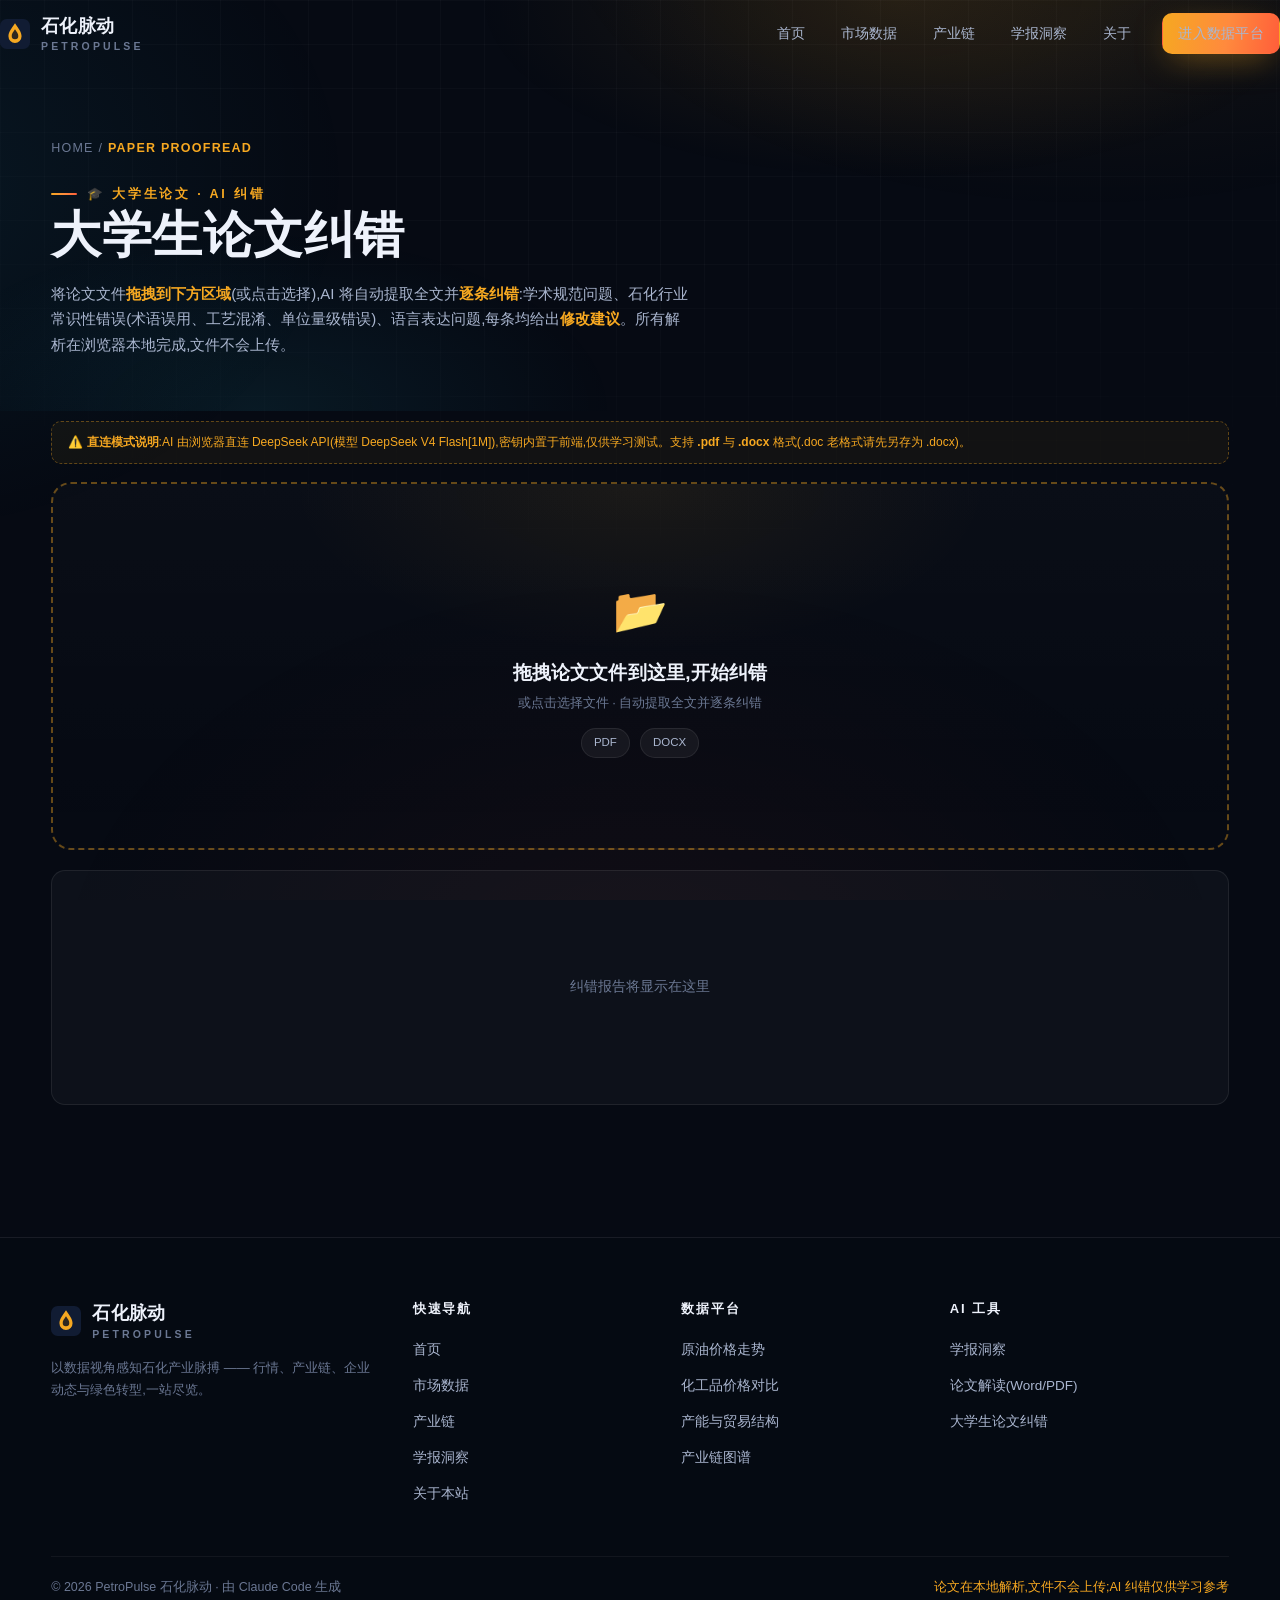
<file: papers.html>
<!DOCTYPE html>
<html lang="zh-CN">
<head>
<meta charset="UTF-8">
<meta name="viewport" content="width=device-width, initial-scale=1.0">
<title>大学生论文纠错 — PetroPulse 石化脉动</title>
<meta name="description" content="拖拽上传大学生论文(Word/PDF),AI 逐条纠错:学术规范、石化行业常识性错误、语言表达,给出修改建议。">
<link rel="icon" type="image/svg+xml" href="assets/img/favicon.svg">
<link rel="stylesheet" href="assets/css/style.css">
<style>
  .drop-zone {
    border: 2px dashed rgba(246,168,33,.4); border-radius: 20px;
    background:
      radial-gradient(500px 240px at 50% 0%, rgba(246,168,33,.07), transparent 70%),
      linear-gradient(180deg, rgba(255,255,255,.02), transparent);
    padding: 90px 30px; text-align: center; cursor: pointer;
    transition: border-color .25s, background .25s, transform .25s;
    margin: 6px 0 20px;
  }
  .drop-zone:hover, .drop-zone.drag { border-color: var(--amber); background: rgba(246,168,33,.06); transform: scale(1.005); }
  .drop-zone .big { font-size: 44px; margin-bottom: 12px; }
  .drop-zone h3 { font-size: 19px; margin-bottom: 8px; }
  .drop-zone p { color: var(--t-3); font-size: 13px; }
  .drop-zone .fmts { margin-top: 14px; display: flex; gap: 10px; justify-content: center; }
  .drop-zone .fmts span { font-size: 11.5px; padding: 4px 12px; border-radius: 999px; background: rgba(255,255,255,.05); border: 1px solid var(--line); color: var(--t-2); }
  .file-info { display: flex; align-items: center; gap: 14px; background: rgba(255,255,255,.03); border: 1px solid var(--line); border-radius: 14px; padding: 16px 20px; margin-bottom: 20px; }
  .file-info .fi { flex: 1; }
  .file-info .fn { font-weight: 600; font-size: 14.5px; word-break: break-all; }
  .file-info .fs { font-size: 12px; color: var(--t-3); margin-top: 3px; }
  .progress-wrap { margin-bottom: 20px; }
  .prog-bar { height: 7px; border-radius: 99px; background: rgba(255,255,255,.06); overflow: hidden; }
  .prog-bar i { display: block; height: 100%; width: 0; border-radius: 99px; background: var(--grad-brand); transition: width .4s; }
  .prog-lbl { font-size: 12px; color: var(--t-3); margin-top: 8px; display: flex; justify-content: space-between; }
  .thinking {
    font-size: 12px; color: var(--t-3); background: rgba(45,212,248,.05);
    border: 1px solid rgba(45,212,248,.18); border-radius: 10px; padding: 12px 16px;
    margin-bottom: 12px; max-height: 160px; overflow-y: auto; white-space: pre-wrap; display: none;
  }
  .thinking.on { display: block; }
  .report { background: rgba(255,255,255,.03); border: 1px solid var(--line); border-radius: 14px; padding: 24px 26px; font-size: 13.5px; line-height: 1.85; color: var(--t-2); }
  .report h1, .report h2, .report h3 { color: var(--t-1); }
  .report h2 { font-size: 16.5px; border-left: 3px solid var(--amber); padding-left: 10px; margin: 20px 0 8px; }
  .report h3 { font-size: 14.5px; margin: 14px 0 6px; }
  .report ul { padding-left: 20px; list-style: disc; }
  .report li { margin: 5px 0; }
  .report strong { color: var(--amber); }
  .report blockquote { border-left: 3px solid var(--cyan); padding-left: 12px; color: var(--t-3); margin: 8px 0; }
  .report code { background: rgba(255,255,255,.06); padding: 1px 6px; border-radius: 5px; font-size: 12px; }
  .report table { border-collapse: collapse; margin: 10px 0; width: 100%; }
  .report td, .report th { border: 1px solid var(--line); padding: 6px 12px; font-size: 12.5px; }
  .report th { background: rgba(255,255,255,.04); }
  .ai-warn { font-size: 12px; color: var(--amber); border: 1px dashed rgba(246,168,33,.35); background: rgba(246,168,33,.05); border-radius: 10px; padding: 10px 16px; margin-bottom: 18px; line-height: 1.7; }
</style>
</head>
<body>

<!-- ================= 导航 ================= -->
<nav class="nav">
  <div class="container nav-inner">
    <a class="brand" href="index.html">
      <svg viewBox="0 0 64 64" fill="none" aria-hidden="true">
        <rect width="64" height="64" rx="14" fill="#111c33"/>
        <path d="M32 9c8 12 14 19 14 28a14 14 0 0 1-28 0c0-9 6-16 14-28z" fill="#f6a821"/>
        <path d="M32 22c4 6 7 9.5 7 14a7 7 0 0 1-14 0c0-4.5 3-8 7-14z" fill="#0a1120" opacity=".85"/>
      </svg>
      <span>石化脉动<span class="en">PETROPULSE</span></span>
    </a>
    <div class="nav-links">
      <a href="index.html">首页</a>
      <a href="market.html">市场数据</a>
      <a href="chain.html">产业链</a>
      <a href="journal.html">学报洞察</a>
      <a href="about.html">关于</a>
      <a class="btn btn-primary nav-cta" href="market.html">进入数据平台</a>
    </div>
    <button class="nav-burger" aria-label="菜单"><span></span><span></span><span></span></button>
  </div>
</nav>

<!-- ================= 页首 ================= -->
<header class="page-hero">
  <div class="container">
    <div class="crumbs">HOME / <b>PAPER PROOFREAD</b></div>
    <span class="eyebrow" style="text-transform:none">🎓 大学生论文 · AI 纠错</span>
    <h1>大学生论文纠错</h1>
    <p class="sec-sub" style="margin-top:14px">将论文文件<b class="hl">拖拽到下方区域</b>(或点击选择),AI 将自动提取全文并<b class="hl">逐条纠错</b>:学术规范问题、石化行业常识性错误(术语误用、工艺混淆、单位量级错误)、语言表达问题,每条均给出<b class="hl">修改建议</b>。所有解析在浏览器本地完成,文件不会上传。</p>
  </div>
</header>

<section class="block" style="padding-top:10px">
  <div class="container">
    <div class="ai-warn">⚠️ <b>直连模式说明</b>:AI 由浏览器直连 DeepSeek API(模型 DeepSeek V4 Flash[1M]),密钥内置于前端,仅供学习测试。支持 <b>.pdf</b> 与 <b>.docx</b> 格式(.doc 老格式请先另存为 .docx)。</div>

    <!-- 拖拽区 -->
    <div class="drop-zone" id="dropZone">
      <div class="big">📂</div>
      <h3>拖拽论文文件到这里,开始纠错</h3>
      <p>或点击选择文件 · 自动提取全文并逐条纠错</p>
      <div class="fmts"><span>PDF</span><span>DOCX</span></div>
    </div>

    <div id="fileInfo" class="file-info" style="display:none">
      <div class="fi">
        <div class="fn" id="fileName"></div>
        <div class="fs" id="fileStat"></div>
      </div>
      <button class="btn btn-primary" id="btnAnalyze">开始纠错</button>
      <button class="btn btn-ghost" id="btnReset">换一个</button>
    </div>

    <div class="progress-wrap" id="progress" style="display:none">
      <div class="prog-bar"><i id="progBar"></i></div>
      <div class="prog-lbl"><span id="progTxt">解析中…</span><span id="progPct">0%</span></div>
    </div>

    <div class="thinking" id="thinking"></div>
    <div class="report" id="report"><p style="color:var(--t-3);text-align:center;padding:80px 0">纠错报告将显示在这里</p></div>
  </div>
</section>

<!-- ================= 页脚 ================= -->
<footer class="footer">
  <div class="container">
    <div class="footer-top">
      <div>
        <a class="brand" href="index.html" style="margin-bottom:6px">
          <svg viewBox="0 0 64 64" width="28" height="28" fill="none" aria-hidden="true">
            <rect width="64" height="64" rx="14" fill="#111c33"/>
            <path d="M32 9c8 12 14 19 14 28a14 14 0 0 1-28 0c0-9 6-16 14-28z" fill="#f6a821"/>
            <path d="M32 22c4 6 7 9.5 7 14a7 7 0 0 1-14 0c0-4.5 3-8 7-14z" fill="#0a1120" opacity=".85"/>
          </svg>
          <span>石化脉动<span class="en">PETROPULSE</span></span>
        </a>
        <p class="desc">以数据视角感知石化产业脉搏 —— 行情、产业链、企业动态与绿色转型,一站尽览。</p>
      </div>
      <div><h5>快速导航</h5><ul><li><a href="index.html">首页</a></li><li><a href="market.html">市场数据</a></li><li><a href="chain.html">产业链</a></li><li><a href="journal.html">学报洞察</a></li><li><a href="about.html">关于本站</a></li></ul></div>
      <div><h5>数据平台</h5><ul><li><a href="market.html">原油价格走势</a></li><li><a href="market.html">化工品价格对比</a></li><li><a href="market.html">产能与贸易结构</a></li><li><a href="chain.html">产业链图谱</a></li></ul></div>
      <div><h5>AI 工具</h5><ul><li><a href="journal.html">学报洞察</a></li><li><a href="interpret.html">论文解读(Word/PDF)</a></li><li><a href="papers.html">大学生论文纠错</a></li></ul></div>
    </div>
    <div class="footer-bottom">
      <span>© 2026 PetroPulse 石化脉动 · 由 Claude Code 生成</span>
      <span class="warn">论文在本地解析,文件不会上传;AI 纠错仅供学习参考</span>
    </div>
  </div>
</footer>

<script src="assets/js/vendor/mammoth.browser.min.js"></script>
<script src="assets/js/docparse.js"></script>
<script src="assets/js/ai.js"></script>
<script>
(function () {
  'use strict';
  const dz = document.getElementById('dropZone');
  const fileInfo = document.getElementById('fileInfo');
  const progress = document.getElementById('progress');
  const thinking = document.getElementById('thinking');
  const report = document.getElementById('report');
  const progBar = document.getElementById('progBar');
  const progTxt = document.getElementById('progTxt');
  const progPct = document.getElementById('progPct');

  let currentFile = null;
  let parsedText = '';

  /* ---------- 拖拽与选择 ---------- */
  dz.addEventListener('click', () => {
    const input = document.createElement('input');
    input.type = 'file';
    input.accept = '.pdf,.docx';
    input.onchange = () => input.files[0] && handleFile(input.files[0]);
    input.click();
  });
  ['dragenter', 'dragover'].forEach(ev => dz.addEventListener(ev, e => { e.preventDefault(); dz.classList.add('drag'); }));
  ['dragleave', 'drop'].forEach(ev => dz.addEventListener(ev, e => { e.preventDefault(); dz.classList.remove('drag'); }));
  dz.addEventListener('drop', e => {
    const f = e.dataTransfer.files[0];
    if (f) handleFile(f);
  });

  function handleFile(f) {
    const ext = f.name.split('.').pop().toLowerCase();
    if (ext !== 'pdf' && ext !== 'docx') { alert('仅支持 .pdf 与 .docx 文件'); return; }
    currentFile = f;
    parsedText = '';
    dz.style.display = 'none';
    fileInfo.style.display = 'flex';
    document.getElementById('fileName').textContent = f.name;
    document.getElementById('fileStat').textContent = `${(f.size / 1024 / 1024).toFixed(2)} MB · ${ext.toUpperCase()}`;
    report.innerHTML = '<p style="color:var(--t-3);text-align:center;padding:80px 0">文件已就绪,点击「开始纠错」</p>';
  }

  document.getElementById('btnReset').addEventListener('click', () => {
    currentFile = null; parsedText = '';
    dz.style.display = 'block';
    fileInfo.style.display = 'none';
    progress.style.display = 'none';
    thinking.classList.remove('on');
    report.innerHTML = '<p style="color:var(--t-3);text-align:center;padding:80px 0">纠错报告将显示在这里</p>';
  });

  /* ---------- 纠错 ---------- */
  document.getElementById('btnAnalyze').addEventListener('click', async () => {
    if (!currentFile) return;
    const btn = document.getElementById('btnAnalyze');
    btn.classList.add('busy');
    progress.style.display = 'block';
    report.innerHTML = '<p style="color:var(--t-3);text-align:center;padding:60px 0">正在解析文件…</p>';
    try {
      progTxt.textContent = '解析文件中…';
      parsedText = (await PP_DOC.parse(currentFile, ratio => {
        progBar.style.width = (ratio * 100).toFixed(0) + '%';
        progPct.textContent = (ratio * 100).toFixed(0) + '%';
      })).text;
      if (parsedText.trim().length < 50) throw new Error('未能从文件中提取到有效文本(可能是扫描版 PDF,请使用文字版)');
      document.getElementById('fileStat').textContent = `${currentFile.name.split('.').pop().toUpperCase()} · 已提取 ${parsedText.length} 字`;

      progBar.style.width = '100%';
      progTxt.textContent = 'AI 纠错中…';
      thinking.classList.add('on');
      thinking.textContent = '';
      report.innerHTML = '<p style="color:var(--t-3);text-align:center;padding:60px 0">🧠 AI 正在推理并逐条纠错…</p>';

      const chunks = PP_DOC.chunk(parsedText);
      progPct.textContent = '0/' + chunks.length;

      const SYS = `你是石油化工领域的资深审稿专家,专门帮助石油工程、油气储运、化学工程与工艺等专业的大学生修改毕业论文。用户将分块发送论文全文,请对全文进行系统纠错,最终整合输出 Markdown 报告,结构:

## 一、总体评价
(论文水平、选题意义与主要问题概述,100 字内)

## 二、学术规范错误(逐条)
覆盖:论文结构完整性、逻辑衔接、引用与文献规范、图表标注、摘要与结论一致性、重复冗余等。
每条格式:
**【问题类型】**
- 原文表现:(引用或描述原文)
- 问题说明:(为什么是问题)
- 修改建议:(具体可操作)

## 三、石化行业常识性错误(逐条,重点)
覆盖但不限于:
- 术语误用:"油田/油气田/气田/油藏"混用、"轻质原油/重质原油"概念混淆、"储量/产量/产能"口径错误、"采收率/采出程度"混淆
- 工艺理解错误:常减压蒸馏与催化裂化混淆、注水开发与压裂概念混用、EOR 机理表述错误
- 单位与量级错误:MPa 与 Pa 换算、m³ 与 t 换算、油藏深度/压力量级不合理
- 数据常识错误:产量/储量数字明显不合理、采收率超出理论极限
每条格式同上(原文表现/问题说明/修改建议)。

## 四、语言与表达问题
(简明列出 2-4 条)

## 五、修改优先级清单
(按重要程度排序的 3-5 条关键修改任务)

要求:分块收到的内容先输出该块要点的纠错,最终整合;对缺失信息明确说明"原文未提供",不要臆测。`;

      let contentBuf = '', reasoningBuf = '';
      const all = [];
      const thinkStart = Date.now();
      const thinkTimer = setInterval(() => {
        const sec = Math.round((Date.now() - thinkStart) / 1000);
        progTxt.textContent = `AI 推理中…已 ${sec} 秒`;
        report.innerHTML = `<p style="color:var(--t-3);text-align:center;padding:60px 0">🧠 AI 正在思考并逐条纠错…<br><span style="font-size:12px">推理模型先"思考"再输出,通常 15-40 秒(已 ${sec} 秒)</span></p>`;
      }, 1000);

      for (let ci = 0; ci < chunks.length; ci++) {
        all.push({ role: 'user', content: `论文内容 第${ci + 1}/${chunks.length} 块:\n${chunks[ci]}` });
        progTxt.textContent = `AI 纠错第 ${ci + 1}/${chunks.length} 块…`;
        progPct.textContent = `${ci + 1}/${chunks.length}`;
        await PP_AI.chatStream(
          [{ role: 'system', content: SYS }, ...all],
          {
            maxTokens: 8000,
            onReasoning: d => { reasoningBuf += d; thinking.textContent = reasoningBuf.slice(-1200); thinking.scrollTop = thinking.scrollHeight; },
            onDelta: d => {
              clearInterval(thinkTimer);
              contentBuf += d;
              report.innerHTML = renderMD(contentBuf) + '<p style="color:var(--t-3)">▍</p>';
            }
          }
        );
        all.length = 1;
        all.push({ role: 'assistant', content: contentBuf.slice(-3000) });
        all.push({ role: 'user', content: `继续纠错论文 第${ci + 2}/${chunks.length} 块:\n${chunks[ci + 1] || ''}` });
        if (ci === chunks.length - 1) all.pop();
      }

      /* ===== 最终整合:基于论文全文生成统一纠错报告 =====
         分块纠错时各块上下文隔离,后文引用的信息前文未看到,易产生误判或遗漏。
         此处将全文重新交给 AI,要求交叉引用、统一结构、纠正遗漏。 */
      progTxt.textContent = '分块纠错完成,正在整合全文…';
      progPct.textContent = '整合中';
      report.innerHTML = '<p style="color:var(--t-3);text-align:center;padding:60px 0">🔄 分块纠错完成,正在基于<b>全文</b>整合生成最终纠错报告(交叉引用前后文,纠正遗漏)…</p>';
      const SYS_FINAL = SYS + `

【整合要求】
现在你已看完全文。请基于论文全文,输出一份整合后的完整纠错报告,要求:
1. 报告结构统一(按上面的五节结构),不再按"第几块"分段;
2. 全文交叉引用:后文出现的概念、数据、结论要与前文呼应,避免孤立判断导致误判;
3. 纠正分块纠错中的遗漏或相互矛盾之处;
4. 术语、单位、量级等常识性错误检查覆盖全文,同一错误只列一次。`;
      let finalBuf = '';
      await PP_AI.chatStream(
        [{ role: 'system', content: SYS_FINAL }, { role: 'user', content: `以下是该论文的完整原文,请整合输出最终纠错报告:\n\n${parsedText.slice(0, 60000)}` }],
        {
          maxTokens: 100000,
          onReasoning: d => { reasoningBuf += d; thinking.textContent = reasoningBuf.slice(-1200); thinking.scrollTop = thinking.scrollHeight; },
          onDelta: d => {
            finalBuf += d;
            report.innerHTML = renderMD(finalBuf) + '<p style="color:var(--t-3)">▍</p>';
          }
        }
      );
      report.innerHTML = renderMD(finalBuf);
      progress.style.display = 'none';
      thinking.classList.remove('on');
    } catch (e) {
      clearInterval(thinkTimer);
      progress.style.display = 'none';
      report.innerHTML = `<p style="color:var(--down)">纠错失败:${e.message}<br><span style="font-size:12px">若反复失败,请按 Ctrl+F5 强制刷新后重试,或检查网络能否访问 api.deepseek.com</span></p>`;
    } finally {
      btn.classList.remove('busy');
    }
  });

  /* ---------- Markdown 渲染 ---------- */
  function renderMD(md) {
    const esc = s => s.replace(/&/g, '&amp;').replace(/</g, '&lt;').replace(/>/g, '&gt;');
    const inline = s => s
      .replace(/\*\*([^*]+)\*\*/g, '<strong>$1</strong>')
      .replace(/`([^`]+)`/g, '<code>$1</code>')
      .replace(/^> ?(.*)/, m => '<blockquote>' + m.slice(2) + '</blockquote>');
    let lines = esc(md).split('\n');
    let html = '', inUl = false, inTb = false;
    const closeUl = () => { if (inUl) { html += '</ul>'; inUl = false; } };
    for (const raw of lines) {
      const l = raw.trimEnd();
      if (/^### /.test(l)) { closeUl(); inTb = false; html += `<h3>${inline(l.slice(4))}</h3>`; }
      else if (/^## /.test(l)) { closeUl(); inTb = false; html += `<h2>${inline(l.slice(3))}</h2>`; }
      else if (/^- /.test(l)) { if (!inUl) { html += '<ul>'; inUl = true; } html += `<li>${inline(l.replace(/^- /, ''))}</li>`; }
      else if (/^\d+\. /.test(l)) { closeUl(); inTb = false; html += `<p>${inline(l)}</p>`; }
      else if (l.startsWith('|') && l.endsWith('|') && !inTb) {
        inTb = true; closeUl();
        const cells = l.split('|').filter((_, i, a) => i > 0 && i < a.length - 1).map(c => c.trim());
        if (/^[\s\-:]*$/.test(cells.join(''))) html += '</table>';
        else html += '<table><tr>' + cells.map(c => `<th>${inline(c)}</th>`).join('') + '</tr>';
      }
      else if (l.startsWith('|') && inTb) {
        const cells = l.split('|').filter((_, i, a) => i > 0 && i < a.length - 1).map(c => c.trim());
        html += '<tr>' + cells.map(c => `<td>${inline(c)}</td>`).join('') + '</tr>';
      }
      else if (!l.trim()) { closeUl(); }
      else { closeUl(); inTb = false; html += `<p>${inline(l)}</p>`; }
    }
    closeUl();
    return html;
  }
})();
</script>
</body>
</html>
</file>
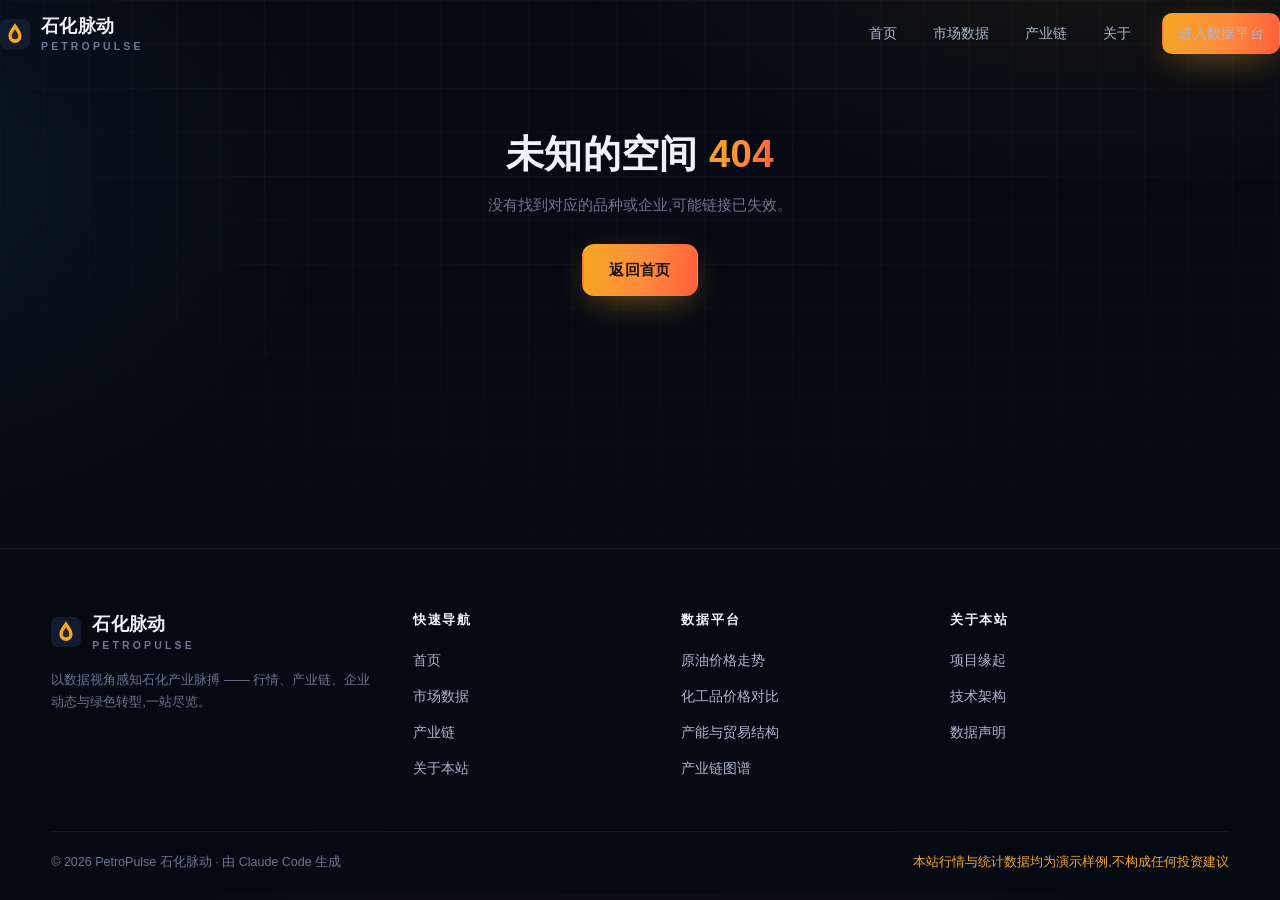
<file: space.html>
<!DOCTYPE html>
<html lang="zh-CN">
<head>
<meta charset="UTF-8">
<meta name="viewport" content="width=device-width, initial-scale=1.0">
<title>品种空间 — PetroPulse 石化脉动</title>
<meta name="description" content="石化品种与企业空间:实时行情、历史走势、产业链定位一站式查看。">
<link rel="icon" type="image/svg+xml" href="assets/img/favicon.svg">
<link rel="stylesheet" href="assets/css/style.css">
<style>
  .sp-grid { display: grid; grid-template-columns: 1fr 1fr; gap: 24px; align-items: start; }
  @media (max-width: 960px) { .sp-grid { grid-template-columns: 1fr; } }
  .quote-big {
    text-align: center; padding: 34px 28px;
    background:
      radial-gradient(420px 200px at 50% 0%, rgba(246,168,33,.10), transparent 70%),
      linear-gradient(180deg, rgba(255,255,255,.03), rgba(255,255,255,.008));
  }
  .quote-big .qpx { font-family: var(--font-num); font-size: clamp(2.6rem, 5vw, 3.8rem); font-weight: 800; line-height: 1.1; }
  .quote-big .qunit { font-size: 15px; color: var(--t-3); font-weight: 500; margin-left: 6px; }
  .quote-big .qch { display: inline-flex; align-items: center; gap: 8px; margin-top: 10px; font-family: var(--font-num); font-size: 19px; font-weight: 700; padding: 5px 16px; border-radius: 999px; }
  .quote-big .qch.up { color: var(--up); background: rgba(52,211,153,.1); }
  .quote-big .qch.down { color: var(--down); background: rgba(248,113,113,.1); }
  .quote-big .qmeta { margin-top: 14px; font-size: 12px; color: var(--t-3); display: flex; justify-content: center; gap: 16px; flex-wrap: wrap; }
  .quote-big .qmeta b { color: var(--t-2); font-weight: 600; }
  .rel-chips { display: flex; flex-wrap: wrap; gap: 9px; margin-top: 14px; }
  .rel-chips a {
    padding: 7px 15px; border-radius: 999px; font-size: 12.5px; font-weight: 600;
    background: rgba(255,255,255,.04); border: 1px solid var(--line); color: var(--t-2);
    transition: all .2s;
  }
  .rel-chips a:hover { border-color: rgba(246,168,33,.5); color: var(--amber); transform: translateY(-1px); }
  .rel-mini { display: grid; grid-template-columns: 1fr 1fr; gap: 12px; margin-top: 14px; }
  @media (max-width: 560px) { .rel-mini { grid-template-columns: 1fr; } }
  .rel-mini a {
    display: block; padding: 14px 16px; border-radius: 12px;
    background: rgba(255,255,255,.03); border: 1px solid var(--line-soft);
    transition: all .2s;
  }
  .rel-mini a:hover { border-color: rgba(246,168,33,.4); transform: translateY(-2px); }
  .rel-mini .rn { font-size: 12.5px; color: var(--t-2); display: flex; justify-content: space-between; }
  .rel-mini .rv { font-family: var(--font-num); font-size: 17px; font-weight: 700; margin-top: 4px; display: flex; justify-content: space-between; align-items: baseline; }
  .rel-mini .rc { font-size: 12px; font-weight: 700; font-family: var(--font-num); }
  .rel-mini .rc.up { color: var(--up); } .rel-mini .rc.down { color: var(--down); }
  .sp-tags { display: flex; flex-wrap: wrap; gap: 8px; margin-top: 16px; }
  .sp-tags li { font-size: 12px; padding: 4px 12px; border-radius: 999px; background: rgba(255,255,255,.04); border: 1px solid var(--line); color: var(--t-2); }
  .sp-404 { text-align: center; padding: 120px 0; }
  .sp-404 h1 { font-size: 2.4rem; }
</style>
</head>
<body>

<!-- ================= 导航 ================= -->
<nav class="nav">
  <div class="container nav-inner">
    <a class="brand" href="index.html">
      <svg viewBox="0 0 64 64" fill="none" aria-hidden="true">
        <rect width="64" height="64" rx="14" fill="#111c33"/>
        <path d="M32 9c8 12 14 19 14 28a14 14 0 0 1-28 0c0-9 6-16 14-28z" fill="#f6a821"/>
        <path d="M32 22c4 6 7 9.5 7 14a7 7 0 0 1-14 0c0-4.5 3-8 7-14z" fill="#0a1120" opacity=".85"/>
      </svg>
      <span>石化脉动<span class="en">PETROPULSE</span></span>
    </a>
    <div class="nav-links">
      <a href="index.html">首页</a>
      <a href="market.html">市场数据</a>
      <a href="chain.html">产业链</a>
      <a href="about.html">关于</a>
      <a class="btn btn-primary nav-cta" href="market.html">进入数据平台</a>
    </div>
    <button class="nav-burger" aria-label="菜单"><span></span><span></span><span></span></button>
  </div>
</nav>

<!-- ================= 内容 ================= -->
<header class="page-hero" id="spHero" style="display:none">
  <div class="container">
    <div class="crumbs">HOME / <b>SPACE</b> / <span id="spCrumb"></span></div>
    <div style="display:flex;align-items:center;gap:14px;flex-wrap:wrap">
      <span class="eyebrow" id="spCat" style="text-transform:none"></span>
      <span style="font-size:12px;color:var(--t-3)" id="spEn"></span>
    </div>
    <h1 id="spName"></h1>
    <p class="sec-sub" style="margin-top:12px" id="spDesc"></p>
  </div>
</header>

<section class="block" style="padding-top:10px">
  <div class="container">
    <div id="spBody"></div>
    <div id="sp404" class="sp-404" style="display:none">
      <h1>未知的空间 <span class="text-grad">404</span></h1>
      <p style="color:var(--t-3);margin:14px 0 26px">没有找到对应的品种或企业,可能链接已失效。</p>
      <a class="btn btn-primary" href="index.html">返回首页</a>
    </div>
  </div>
</section>

<!-- ================= 页脚 ================= -->
<footer class="footer">
  <div class="container">
    <div class="footer-top">
      <div>
        <a class="brand" href="index.html" style="margin-bottom:6px">
          <svg viewBox="0 0 64 64" width="28" height="28" fill="none" aria-hidden="true">
            <rect width="64" height="64" rx="14" fill="#111c33"/>
            <path d="M32 9c8 12 14 19 14 28a14 14 0 0 1-28 0c0-9 6-16 14-28z" fill="#f6a821"/>
            <path d="M32 22c4 6 7 9.5 7 14a7 7 0 0 1-14 0c0-4.5 3-8 7-14z" fill="#0a1120" opacity=".85"/>
          </svg>
          <span>石化脉动<span class="en">PETROPULSE</span></span>
        </a>
        <p class="desc">以数据视角感知石化产业脉搏 —— 行情、产业链、企业动态与绿色转型,一站尽览。</p>
      </div>
      <div><h5>快速导航</h5><ul><li><a href="index.html">首页</a></li><li><a href="market.html">市场数据</a></li><li><a href="chain.html">产业链</a></li><li><a href="about.html">关于本站</a></li></ul></div>
      <div><h5>数据平台</h5><ul><li><a href="market.html">原油价格走势</a></li><li><a href="market.html">化工品价格对比</a></li><li><a href="market.html">产能与贸易结构</a></li><li><a href="chain.html">产业链图谱</a></li></ul></div>
      <div><h5>关于本站</h5><ul><li><a href="about.html">项目缘起</a></li><li><a href="about.html">技术架构</a></li><li><a href="about.html">数据声明</a></li></ul></div>
    </div>
    <div class="footer-bottom">
      <span>© 2026 PetroPulse 石化脉动 · 由 Claude Code 生成</span>
      <span class="warn">本站行情与统计数据均为演示样例,不构成任何投资建议</span>
    </div>
  </div>
</footer>

<script src="assets/js/echarts.min.js"></script>
<script src="assets/js/main.js"></script>
<script>
/* ================= 空间内容配置 ================= */
const SPACE_DEFS = {

  /* ---------- 原油与能源 ---------- */
  brent: { nm: '布伦特原油', en: 'Brent Crude Oil', cat: '国际原油', color: '#f6a821', hist: 'brent',
    desc: '全球最重要的原油定价基准,约三分之二的国际原油贸易以其计价。北海布伦特与迪拜、WTI 共同构成全球油价的三大锚。',
    tags: ['ICE 期货', '欧佩克+', '地缘溢价', '全球定价锚'],
    related: ['wti', 'sc', 'eb', 'px'] },
  wti: { nm: 'WTI 原油', en: 'West Texas Intermediate', cat: '国际原油', color: '#2dd4f8', hist: 'wti',
    desc: '美国西得克萨斯中质原油,NYMEX 期货合约标的,北美市场的定价基准,与布伦特的价差反映大西洋两岸供需强弱。',
    tags: ['NYMEX', '库欣交割', '页岩油'],
    related: ['brent', 'sc', 'l', 'pp'] },
  sc: { nm: '原油期货 SC', en: 'INE Crude Oil', cat: '国内原油', color: '#fb923c', hist: 'sc',
    desc: '上海国际能源交易中心(INE)上市的原油期货,以人民币计价,是国内炼化与套保的核心工具,价格联动国际油价并反映人民币汇率与国内供需。',
    tags: ['INE', '人民币计价', '夜盘交易', '炼厂套保'],
    related: ['brent', 'wti', 'ur', 'ta'] },

  /* ---------- 基础化学品 ---------- */
  ethylene: { nm: '乙烯 CIF', en: 'Ethylene C₂H₄', cat: '基础化学品 · 烯烃', color: '#f6a821', hist: null,
    desc: '三大合成材料之母,经聚合制聚乙烯,亦制乙二醇、苯乙烯、环氧乙烷。全球无乙烯期货,现货报价(CIF 东北亚)为演示参考,实际价格可观察下游聚乙烯与乙二醇期货的联动。',
    tags: ['CIF 东北亚', '演示数据', '无期货品种'],
    related: ['l', 'eg', 'eb', 'propylene'] },
  propylene: { nm: '丙烯', en: 'Propylene C₃H₆', cat: '基础化学品 · 烯烃', color: '#2dd4f8', hist: null,
    desc: '第二大烯烃,聚丙烯的直接原料,亦用于丙烯腈、环氧丙烷、丙烯酸。现货基准价来自生意社每日报价,与聚丙烯期货高度联动。',
    tags: ['生意社基准价', '日更现货', 'PDH 原料'],
    related: ['pp', 'ethylene', 'eg', 'eb'] },
  benzene: { nm: '纯苯', en: 'Benzene C₆H₆', cat: '基础化学品 · 芳烃', color: '#34d399', hist: null,
    desc: '芳烃之基,经苯乙烯、己内酰胺、苯酚等路径进入塑料、尼龙与树脂世界。现货基准价来自生意社每日报价,与苯乙烯期货价差是芳烃链景气度的重要信号。',
    tags: ['生意社基准价', '日更现货', '重整芳烃'],
    related: ['eb', 'px', 'cp', 'ma'] },
  px: { nm: '对二甲苯 PX', en: 'Paraxylene C₈H₁₀', cat: '基础化学品 · 芳烃', color: '#c084fc', hist: 'px',
    desc: '聚酯产业链的咽喉品种,经 PTA 一步通达涤纶纤维与 PET 瓶片。2023 年 9 月郑商所上市 PX 期货,弥补了聚酯链套保的空缺,价格实时可查。',
    tags: ['郑商所期货', '2023 上市', 'PTA 之母', '聚酯源头'],
    related: ['ta', 'benzene', 'eg', 'l'] },
  ma: { nm: '甲醇', en: 'Methanol CH₃OH', cat: '碳一化工', color: '#fb923c', hist: 'ma',
    desc: '碳一化工枢纽:煤制烯烃(MTO)主原料,亦制甲醛、醋酸、MTBE,兼作车船清洁燃料。郑商所甲醇期货是国内化工品成交最活跃的品种之一。',
    tags: ['郑商所期货', 'MTO', '煤化工', '清洁燃料'],
    related: ['l', 'pp', 'ur', 'ta'] },
  eb: { nm: '苯乙烯 EB', en: 'Styrene C₈H₈', cat: '中间体', color: '#fb923c', hist: 'eb',
    desc: '苯与乙烯的缩合产物,是 ABS、PS、EPS 三大塑料的源头,也是芳烃链利润的集散地。大商所苯乙烯期货真实反映这条链的景气。',
    tags: ['大商所期货', 'ABS/PS 源头', '芳烃链利润'],
    related: ['benzene', 'ethylene', 'l', 'v'] },

  /* ---------- 合成材料 ---------- */
  l: { nm: '聚乙烯 L', en: 'LLDPE', cat: '合成材料 · 塑料', color: '#f6a821', hist: 'l',
    desc: '全球用量最大的塑料品种,薄膜、管材、中空容器的首选材料。大商所 LLDPE 期货(L)是塑料行情的风向标,与原油和乙烯成本联动。',
    tags: ['大商所期货', '薄膜', '管材', '塑料风向标'],
    related: ['pp', 'ethylene', 'v', 'ma'] },
  pp: { nm: '聚丙烯 PP', en: 'Polypropylene', cat: '合成材料 · 塑料', color: '#2dd4f8', hist: 'pp',
    desc: '从无纺布口罩到汽车保险杠的万能材料。大商所 PP 期货成交活跃,煤制、油制、PDH 三路产能的博弈尽在其中。',
    tags: ['大商所期货', '无纺布', '汽车改性', '注塑'],
    related: ['propylene', 'l', 'ma', 'eb'] },
  v: { nm: 'PVC', en: 'Polyvinyl Chloride', cat: '合成材料 · 塑料', color: '#34d399', hist: 'v',
    desc: '建筑管材型材的主材,分电石法与乙烯法两条路线,与房地产周期高度相关。大商所 PVC 期货是国内最早上市的化工期货之一。',
    tags: ['大商所期货', '电石法', '建筑建材'],
    related: ['l', 'ma', 'eb', 'pp'] },
  eg: { nm: '乙二醇 EG', en: 'Mono-Ethylene Glycol', cat: '合成材料 · 聚酯', color: '#c084fc', hist: 'eg',
    desc: '乙烯氧化产物,聚酯合成与防冻液的主要原料,中国仍需进口补充。大商所乙二醇期货与 PTA、PX 构成聚酯链的三大交易品种。',
    tags: ['大商所期货', '聚酯原料', '防冻液'],
    related: ['ta', 'px', 'ethylene', 'l'] },
  ur: { nm: '尿素', en: 'Urea', cat: '化肥', color: '#34d399', hist: 'ur',
    desc: '全球最大氮肥品种,亦用于车用尿素(SCR)与脲醛树脂。郑商所尿素期货的波动直接牵动三农成本与农业政策。',
    tags: ['郑商所期货', '氮肥', '车用尿素', '农业'],
    related: ['ma', 'sc', 'ta', 'pp'] },
  ta: { nm: 'PTA', en: 'Pure Terephthalic Acid', cat: '聚酯原料', color: '#f6a821', hist: 'ta',
    desc: '精对苯二甲酸,PX 的直接下游、涤纶产业链的枢纽。郑商所 PTA 期货是全球化工品成交量之王,聚酯链景气的第一观察窗口。',
    tags: ['郑商所期货', '涤纶源头', '聚酯链枢纽'],
    related: ['px', 'eg', 'l', 'ma'] },

  /* ---------- 企业 ---------- */
  sinopec: { nm: '中国石化', en: 'SINOPEC', cat: '央企 · 炼化一体化龙头', color: '#f6a821', hist: null, company: true,
    desc: '全球最大的炼油与化工综合企业之一,炼化一体化程度行业领先,拥有镇海、燕山、扬子等世界级炼化基地,成品油销售网络覆盖全国。',
    tags: ['A+H 上市', '炼化一体化', '油品销售'],
    related: ['sc', 'l', 'pp', 'v', 'benzene'] },
  petrochina: { nm: '中国石油', en: 'PetroChina', cat: '央企 · 上中下游全能', color: '#2dd4f8', hist: null, company: true,
    desc: '国内最大的油气生产商,勘探开发与炼化销售并重,拥有塔里木、长庆等主力油气田与独山子、广东石化等大型炼化基地。',
    tags: ['A+H 上市', '上游勘探', '西气东输'],
    related: ['sc', 'brent', 'l', 'pp'] },
  cnooc: { nm: '中国海油', en: 'CNOOC', cat: '央企 · 海上油气巨头', color: '#34d399', hist: null, company: true,
    desc: '中国最大的海上油气生产商,深海油气开发能力全球领先,桶油成本处于行业低位,深海一号等大国重器是其名片。',
    tags: ['A+H 上市', '深海油气', '低成本桶油'],
    related: ['sc', 'brent', 'wti'] },
  hengli: { nm: '恒力石化', en: 'Hengli', cat: '民营 · 炼化一体化标杆', color: '#fb923c', hist: null, company: true,
    desc: '恒力 2000 万吨级炼化一体化项目开启民营大炼化时代,聚酯纤维全产业链布局,长丝产能全球第一。',
    tags: ['民营炼化', '聚酯纤维', '长丝龙头'],
    related: ['px', 'ta', 'benzene', 'eg'] },
  rongsheng: { nm: '荣盛石化', en: 'Rongsheng', cat: '民营 · 聚酯产业链龙头', color: '#c084fc', hist: null, company: true,
    desc: '浙石化 4000 万吨级炼化基地是最大民营炼化项目,从炼油到 PX、PTA、聚酯、织造的垂直一体化布局完整。',
    tags: ['浙石化', 'PX/PTA 一体化', '聚酯龙头'],
    related: ['px', 'ta', 'ma'] },
  wanhua: { nm: '万华化学', en: 'Wanhua', cat: '化工新材料典范', color: '#f6a821', hist: null, company: true,
    desc: '全球 MDI 龙头,从异氰酸酯到石化产业链延伸,烟台、宁波、匈牙利三大基地并进,新材料业务占比持续提升。',
    tags: ['MDI 全球第一', '新材料', '全球化布局'],
    related: ['benzene', 'pp', 'v', 'l'] },
  satellite: { nm: '卫星化学', en: 'Satellite', cat: '民营 · C3 产业链领先', color: '#2dd4f8', hist: null, company: true,
    desc: '以丙烷脱氢(PDH)为核心贯通 C3 全产业链,乙烷裂解装置落地后 C2 链再添新翼,轻烃一体化路线独树一帜。',
    tags: ['PDH', '轻烃一体化', '乙烷裂解'],
    related: ['propylene', 'ethylene', 'eg'] },
  shenghong: { nm: '东方盛虹', en: 'Eastern Shenghong', cat: '民营 · 炼化新秀', color: '#34d399', hist: null, company: true,
    desc: '盛虹炼化 1600 万吨级一体化项目投产,化工品收率行业领先,聚焦新能源材料(光伏级 EVA 等)差异化发展。',
    tags: ['盛虹炼化', 'EVA 光伏料', '化工品收率'],
    related: ['px', 'ta', 'eb'] }
};

/* ================= 渲染 ================= */
const params = new URLSearchParams(location.search);
const key = params.get('k');
const def = SPACE_DEFS[key];
const body = document.getElementById('spBody');
const hero = document.getElementById('spHero');
let chart = null;
let currentState = null;

if (!def) {
  document.getElementById('sp404').style.display = 'block';
} else {
  hero.style.display = 'block';
  document.title = `${def.nm} — PetroPulse 石化脉动`;
  document.getElementById('spCrumb').textContent = def.nm;
  document.getElementById('spCat').textContent = def.cat;
  document.getElementById('spCat').style.color = def.color;
  document.getElementById('spEn').textContent = def.en;
  document.getElementById('spName').textContent = def.nm;
  document.getElementById('spDesc').textContent = def.desc;
  document.title = def.nm + ' — PetroPulse 石化脉动';

  /* 关联品种映射 */
  const relLinks = (keys) => keys.map(k => {
    const d = SPACE_DEFS[k];
    return d ? `<a href="space.html?k=${k}">${d.nm}</a>` : '';
  }).join('');

  /* 企业空间:关联品种实时行情卡 */
  if (def.company) {
    body.innerHTML = `
      <div class="sp-grid">
        <div class="panel">
          <span class="eyebrow">Profile</span>
          <h2 class="sec-title" style="font-size:1.5rem">企业档案</h2>
          <p style="color:var(--t-2);margin-top:12px">${def.desc}</p>
          <ul class="sp-tags">${(def.tags || []).map(t => `<li>${t}</li>`).join('')}</ul>
          <div class="rel-chips">关联品种:${relLinks(def.related)}</div>
        </div>
        <div class="panel">
          <span class="eyebrow">Live Market</span>
          <h2 class="sec-title" style="font-size:1.5rem">关联品种实时行情</h2>
          <div class="rel-mini" id="relQuotes"></div>
          <p class="note-demo">行情每 5 分钟自动刷新,数据源见顶部徽章。</p>
        </div>
      </div>`;
  } else {
    /* 品种空间:行情大卡 + 日K */
    body.innerHTML = `
      <div class="sp-grid">
        <div class="panel quote-big">
          <div style="font-size:12.5px;color:var(--t-3);letter-spacing:.14em;margin-bottom:10px">实时行情</div>
          <div class="qpx" id="qpx">--</div>
          <div class="qch" id="qch" style="display:inline-flex"></div>
          <div class="qmeta">
            <span>单位 <b id="qunit">--</b></span>
            <span>数据源 <b id="qsrc">--</b></span>
            <span id="qtime"></span>
          </div>
        </div>
        <div class="panel">
          <span class="eyebrow">Profile</span>
          <h2 class="sec-title" style="font-size:1.5rem">品种档案</h2>
          <p style="color:var(--t-2);margin-top:12px">${def.desc}</p>
          <ul class="sp-tags">${(def.tags || []).map(t => `<li>${t}</li>`).join('')}</ul>
          <div class="rel-chips">关联品种:${relLinks(def.related)}</div>
        </div>
      </div>
      ${def.hist ? '<div class="panel" style="margin-top:24px"><div class="chart-head"><div><h3>近一年价格走势</h3><div class="tag" id="spChartTag">实时日K</div></div></div><div id="spChart" class="chart" style="height:380px"></div></div>' : ''}`;
  }
}

/* 行情刷新(pp:quotes 事件由 main.js 每 5 分钟触发) */
function renderQuote(state) {
  currentState = state;
  const q = state.quotes.find(x => x.key === key);
  if (q && !def.company) {
    document.getElementById('qpx').textContent = q.px.toLocaleString('zh-CN', { maximumFractionDigits: 2 });
    document.getElementById('qunit').textContent = q.unit;
    const qch = document.getElementById('qch');
    const isDemo = q.src === 'demo' || q.live === false;
    qch.className = 'qch ' + (q.ch >= 0 ? 'up' : 'down');
    qch.innerHTML = `${q.ch >= 0 ? '▲' : '▼'} ${Math.abs(q.ch).toFixed(2)}%${isDemo ? '<span class="demo-chip" title="演示数据" style="margin-left:8px">演</span>' : ''}`;
    document.getElementById('qsrc').textContent = isDemo ? '演示数据' : (q.src === '100ppi' ? '生意社现货' : q.src.toUpperCase());
    document.getElementById('qtime').textContent = q.tradeTime ? `行情时间 ${q.tradeTime}` : (q.tradeDate ? `报价日期 ${q.tradeDate}` : '');
  }
  /* 企业空间:关联品种卡片 */
  if (def.company && def.related) {
    const box = document.getElementById('relQuotes');
    if (box) {
      box.innerHTML = def.related.map(k => {
        const q = state.quotes.find(x => x.key === k);
        const d = SPACE_DEFS[k];
        if (!q || !d) return '';
        const isDemo = q.src === 'demo' || q.live === false;
        return `<a href="space.html?k=${k}">
          <div class="rn"><span>${d.nm}</span>${isDemo ? '<span class="demo-chip">演</span>' : ''}</div>
          <div class="rv"><span>${q.px.toLocaleString('zh-CN', { maximumFractionDigits: 2 })} <span style="font-size:11px;color:var(--t-3)">${q.unit}</span></span>
          <span class="rc ${q.ch >= 0 ? 'up' : 'down'}">${q.ch >= 0 ? '▲' : '▼'} ${Math.abs(q.ch).toFixed(2)}%</span></div>
        </a>`;
      }).join('');
    }
  }
  /* 日K图 */
  if (def.hist) {
    const h = state.history[def.hist];
    if (h && h.labels && h.labels.length > 1) {
      const N = Math.min(260, h.labels.length);
      if (!chart) chart = echarts.init(document.getElementById('spChart'));
      chart.setOption({
        ...PP_CHART_THEME,
        animationDuration: 500,
        grid: { ...PP_CHART_THEME.grid, top: 20 },
        xAxis: { ...PP_CHART_THEME.xAxis, data: h.labels.slice(-N), boundaryGap: false },
        yAxis: { ...PP_CHART_THEME.yAxis, name: q ? q.unit : '', nameTextStyle: { color: '#6b7893' } },
        tooltip: { ...PP_CHART_THEME.tooltip },
        series: [{
          name: def.nm, type: 'line', color: def.color, smooth: true, symbol: 'none',
          data: h.values.slice(-N),
          lineStyle: { width: 2.4, color: def.color },
          areaStyle: { color: new echarts.graphic.LinearGradient(0, 0, 0, 1, [
            { offset: 0, color: def.color + '38' }, { offset: 1, color: def.color + '00' }
          ]) },
          markPoint: {
            data: [{ type: 'max', name: '阶段高点' }, { type: 'min', name: '阶段低点' }],
            symbolSize: 42,
            label: { color: def.color === '#f6a821' ? '#7c4a03' : '#0a1120', fontSize: 10, fontWeight: 700 },
            itemStyle: { color: def.color }
          }
        }]
      }, true);
      const tag = document.getElementById('spChartTag');
      if (tag) tag.textContent = `实时日K · ${h.labels[h.labels.length - N]} — ${h.labels[h.labels.length - 1]}`;
    }
  }
}

window.addEventListener('pp:quotes', e => renderQuote(e.detail));
window.addEventListener('resize', () => chart && chart.resize());
</script>
</body>
</html>
</file>
<file: assets/css/style.css>
/* ============================================================
   PetroPulse 石化脉动 — 全站设计系统
   Deep industrial theme: ink navy + crude amber + data cyan
   ============================================================ */

:root {
  /* surfaces */
  --bg:        #060a13;
  --bg-soft:   #0a1120;
  --panel:     #0d1526;
  --panel-2:   #111c33;
  --line:      rgba(255, 255, 255, .08);
  --line-soft: rgba(255, 255, 255, .05);

  /* brand */
  --amber:  #f6a821;
  --amber-2:#ff8a3d;
  --cyan:   #2dd4f8;
  --cyan-2: #22b8dd;

  /* semantic */
  --up:   #34d399;
  --down: #f87171;
  --flat: #93a1bd;

  /* text */
  --t-1: #eef2fb;
  --t-2: #aab6cf;
  --t-3: #6b7893;

  --grad-brand: linear-gradient(100deg, var(--amber) 0%, var(--amber-2) 55%, #ff5e3a 100%);
  --grad-cyan:  linear-gradient(100deg, var(--cyan) 0%, var(--cyan-2) 100%);

  --font: "Segoe UI", "PingFang SC", "Microsoft YaHei", "Noto Sans SC", "Helvetica Neue", sans-serif;
  --font-num: "DIN Alternate", "Bahnschrift", "Segoe UI", sans-serif;

  --radius: 16px;
  --radius-s: 10px;
  --shadow: 0 20px 60px rgba(0, 0, 0, .45);
  --glow-amber: 0 0 0 1px rgba(246, 168, 33, .25), 0 8px 40px -8px rgba(246, 168, 33, .35);
  --nav-h: 68px;
}

* { margin: 0; padding: 0; box-sizing: border-box; }

html { scroll-behavior: smooth; }

body {
  background: var(--bg);
  color: var(--t-1);
  font-family: var(--font);
  font-size: 15px;
  line-height: 1.7;
  -webkit-font-smoothing: antialiased;
  overflow-x: hidden;
}

/* ambient backdrop */
body::before {
  content: "";
  position: fixed;
  inset: 0;
  z-index: -2;
  background:
    radial-gradient(900px 500px at 85% -10%, rgba(246, 168, 33, .08), transparent 60%),
    radial-gradient(800px 600px at -10% 20%, rgba(45, 212, 248, .07), transparent 60%),
    radial-gradient(1000px 700px at 50% 110%, rgba(255, 90, 60, .05), transparent 60%);
}
body::after {
  content: "";
  position: fixed;
  inset: 0;
  z-index: -1;
  background-image:
    linear-gradient(rgba(255,255,255,.022) 1px, transparent 1px),
    linear-gradient(90deg, rgba(255,255,255,.022) 1px, transparent 1px);
  background-size: 44px 44px;
  mask-image: radial-gradient(ellipse 90% 70% at 50% 0%, #000 40%, transparent 100%);
  -webkit-mask-image: radial-gradient(ellipse 90% 70% at 50% 0%, #000 40%, transparent 100%);
}

::selection { background: rgba(246, 168, 33, .32); color: #fff; }

::-webkit-scrollbar { width: 10px; height: 10px; }
::-webkit-scrollbar-track { background: var(--bg); }
::-webkit-scrollbar-thumb { background: #223052; border-radius: 8px; border: 2px solid var(--bg); }
::-webkit-scrollbar-thumb:hover { background: #2e3f68; }

a { color: inherit; text-decoration: none; }
img, svg { display: block; max-width: 100%; }
ul { list-style: none; }

.container { width: min(1200px, 92vw); margin: 0 auto; }

/* ---------- typography ---------- */
.eyebrow {
  display: inline-flex; align-items: center; gap: 10px;
  font-size: 12.5px; font-weight: 600; letter-spacing: .22em;
  color: var(--amber); text-transform: uppercase;
}
.eyebrow::before { content: ""; width: 26px; height: 2px; background: var(--grad-brand); border-radius: 2px; }
.eyebrow.center::after { content: ""; width: 26px; height: 2px; background: var(--grad-brand); border-radius: 2px; }

h1, h2, h3 { font-weight: 700; line-height: 1.25; letter-spacing: .01em; }
.sec-title { font-size: clamp(1.7rem, 3.4vw, 2.4rem); margin: 14px 0 10px; }
.sec-sub { color: var(--t-2); max-width: 640px; }

.text-grad {
  background: var(--grad-brand);
  -webkit-background-clip: text; background-clip: text;
  color: transparent;
}
.text-cyan { color: var(--cyan); }

section.block { padding: 92px 0; position: relative; }
.sec-head { margin-bottom: 44px; }

/* ---------- buttons ---------- */
.btn {
  display: inline-flex; align-items: center; gap: 9px;
  padding: 13px 26px; border-radius: 12px;
  font-weight: 600; font-size: 14.5px; letter-spacing: .02em;
  border: 1px solid transparent; cursor: pointer;
  transition: transform .18s ease, box-shadow .18s ease, background .18s ease, border-color .18s ease;
}
.btn:active { transform: scale(.97); }
.btn-primary {
  background: var(--grad-brand); color: #1a1205;
  box-shadow: 0 10px 34px -10px rgba(246, 168, 33, .55);
}
.btn-primary:hover { transform: translateY(-2px); box-shadow: 0 16px 44px -10px rgba(246, 168, 33, .7); }
.btn-ghost {
  background: rgba(255,255,255,.04); color: var(--t-1);
  border-color: var(--line); backdrop-filter: blur(8px);
}
.btn-ghost:hover { border-color: rgba(246,168,33,.5); color: var(--amber); transform: translateY(-2px); }

/* ---------- navbar ---------- */
.nav {
  position: fixed; inset: 0 0 auto 0; z-index: 100;
  height: var(--nav-h);
  display: flex; align-items: center;
  transition: background .3s ease, border-color .3s ease, backdrop-filter .3s ease;
  border-bottom: 1px solid transparent;
}
.nav.scrolled {
  background: rgba(7, 12, 23, .78);
  backdrop-filter: blur(16px) saturate(1.4);
  -webkit-backdrop-filter: blur(16px) saturate(1.4);
  border-color: var(--line-soft);
}
.nav-inner { display: flex; align-items: center; justify-content: space-between; width: 100%; }
.brand { display: flex; align-items: center; gap: 11px; font-size: 18px; font-weight: 800; letter-spacing: .02em; }
.brand svg { width: 30px; height: 30px; }
.brand .en { font-size: 10.5px; font-weight: 600; letter-spacing: .3em; color: var(--t-3); display: block; margin-top: -3px; }
.nav-links { display: flex; align-items: center; gap: 6px; }
.nav-links a {
  padding: 8px 15px; border-radius: 10px;
  font-size: 14px; color: var(--t-2); font-weight: 500;
  transition: color .18s, background .18s;
}
.nav-links a:hover { color: var(--t-1); background: rgba(255,255,255,.05); }
.nav-links a.active { color: var(--amber); background: rgba(246,168,33,.09); }
.nav-cta { margin-left: 10px; }
.nav-burger {
  display: none; background: none; border: 1px solid var(--line); border-radius: 10px;
  width: 42px; height: 40px; cursor: pointer; color: var(--t-1);
}
.nav-burger span { display: block; width: 18px; height: 2px; background: currentColor; margin: 4px auto; border-radius: 2px; transition: transform .25s, opacity .25s; }

@media (max-width: 900px) {
  .nav-links {
    position: fixed; top: var(--nav-h); left: 0; right: 0;
    flex-direction: column; align-items: stretch; gap: 2px;
    padding: 12px 16px 20px;
    background: rgba(7, 12, 23, .96); backdrop-filter: blur(18px);
    border-bottom: 1px solid var(--line);
    transform: translateY(-12px); opacity: 0; pointer-events: none;
    transition: transform .25s ease, opacity .25s ease;
  }
  .nav-links.open { transform: translateY(0); opacity: 1; pointer-events: auto; }
  .nav-links a { padding: 13px 16px; font-size: 15px; }
  .nav-cta { display: none; }
  .nav-burger { display: block; }
}

/* ---------- hero ---------- */
.hero {
  position: relative;
  min-height: 100svh;
  display: flex; flex-direction: column;
  justify-content: flex-end;
  overflow: hidden;
}
.hero-bg { position: absolute; inset: 0; z-index: -1; }
.hero-bg svg { width: 100%; height: 100%; }
.hero-content { padding: calc(var(--nav-h) + 40px) 0 70px; position: relative; }
.hero-badge {
  display: inline-flex; align-items: center; gap: 8px;
  padding: 7px 16px; border-radius: 999px;
  background: rgba(246,168,33,.1); border: 1px solid rgba(246,168,33,.3);
  color: var(--amber); font-size: 12.5px; font-weight: 600; letter-spacing: .06em;
  backdrop-filter: blur(6px);
}
.hero-badge .dot { width: 7px; height: 7px; border-radius: 50%; background: var(--up); box-shadow: 0 0 10px var(--up); animation: pulse 1.8s infinite; }
@keyframes pulse { 0%,100% { opacity: 1; } 50% { opacity: .35; } }
.hero h1 { font-size: clamp(2.3rem, 5.4vw, 4rem); margin: 22px 0 16px; letter-spacing: .005em; }
.hero p.lead { font-size: clamp(1rem, 1.6vw, 1.15rem); color: var(--t-2); max-width: 620px; }
.hero-actions { display: flex; gap: 14px; margin-top: 32px; flex-wrap: wrap; }
.hero-scroll {
  position: absolute; bottom: 18px; left: 50%; transform: translateX(-50%);
  color: var(--t-3); font-size: 11px; letter-spacing: .3em;
  display: flex; flex-direction: column; align-items: center; gap: 6px;
}
.hero-scroll::after {
  content: ""; width: 1px; height: 34px;
  background: linear-gradient(180deg, var(--t-3), transparent);
  animation: scrollH 2s ease-in-out infinite;
}
@keyframes scrollH { 0% { transform: scaleY(0); transform-origin: top; } 45% { transform: scaleY(1); transform-origin: top; } 55% { transform: scaleY(1); transform-origin: bottom; } 100% { transform: scaleY(0); transform-origin: bottom; } }

/* stats band */
.stats-band {
  border-top: 1px solid var(--line-soft);
  background: rgba(13, 21, 38, .55);
  backdrop-filter: blur(12px);
}
.stats-grid { display: grid; grid-template-columns: repeat(4, 1fr); gap: 1px; background: var(--line-soft); }
.stat { padding: 26px 20px; background: var(--bg); position: relative; overflow: hidden; }
.stat::before { content: ""; position: absolute; left: 0; top: 0; bottom: 0; width: 2px; background: var(--grad-brand); opacity: .7; }
.stat .num { font-family: var(--font-num); font-size: clamp(1.7rem, 3vw, 2.3rem); font-weight: 700; color: var(--t-1); }
.stat .num .suffix { font-size: 1rem; color: var(--amber); margin-left: 2px; }
.stat .lbl { font-size: 12.5px; color: var(--t-3); margin-top: 4px; letter-spacing: .08em; }
@media (max-width: 820px) { .stats-grid { grid-template-columns: repeat(2, 1fr); } }

/* ---------- ticker ---------- */
.ticker { border-block: 1px solid var(--line-soft); background: rgba(9, 14, 26, .85); overflow: hidden; position: relative; }
.ticker-track { display: flex; width: max-content; animation: ticker 46s linear infinite; }
.ticker:hover .ticker-track { animation-play-state: paused; }
@keyframes ticker { from { transform: translateX(0); } to { transform: translateX(-50%); } }
.ticker-item { display: flex; align-items: center; gap: 10px; padding: 13px 26px; border-right: 1px solid var(--line-soft); white-space: nowrap; }
.clickable { cursor: pointer; }
.ticker-item:hover { background: rgba(246, 168, 33, .06); }
.card.clickable:hover, .prod.clickable:hover, .co.clickable:hover, .news.clickable:hover, .kpi.clickable:hover { cursor: pointer; }
.ticker-item .nm { color: var(--t-2); font-size: 13px; font-weight: 600; display: inline-flex; align-items: center; gap: 5px; }
.ticker-item .unit { color: var(--t-3); font-size: 11px; }
.demo-chip {
  display: inline-grid; place-items: center; width: 15px; height: 15px;
  border-radius: 5px; font-size: 9px; font-weight: 700;
  background: rgba(248, 113, 113, .14); color: var(--down);
  border: 1px solid rgba(248, 113, 113, .35); flex: none;
}
.data-status {
  display: inline-flex; align-items: center; gap: 8px;
  font-size: 11.5px; font-weight: 600; letter-spacing: .04em;
  padding: 6px 14px; border-radius: 999px; white-space: nowrap;
  background: rgba(10, 17, 32, .9); border: 1px solid var(--line);
  color: var(--t-2);
}
.ticker { position: relative; }
.ticker .data-status {
  position: absolute; top: 50%; right: 14px; transform: translateY(-50%);
  z-index: 2; box-shadow: -24px 0 30px -10px var(--bg);
}
.page-hero .data-status { margin-bottom: 16px; }
.ds-dot { width: 7px; height: 7px; border-radius: 50%; flex: none; }
.ds-dot.live { background: var(--up); box-shadow: 0 0 8px var(--up); animation: pulse 1.8s infinite; }
.ds-dot.cache { background: var(--amber); box-shadow: 0 0 8px var(--amber); }
.ds-dot.demo { background: var(--down); }
.ticker-item .px { font-family: var(--font-num); font-weight: 700; font-size: 15px; }
.ticker-item .ch { font-family: var(--font-num); font-size: 12px; font-weight: 600; padding: 2px 8px; border-radius: 999px; }
.ch.up { color: var(--up); background: rgba(52, 211, 153, .12); }
.ch.down { color: var(--down); background: rgba(248, 113, 113, .12); }

/* ---------- cards / panels ---------- */
.card {
  background: linear-gradient(180deg, rgba(255,255,255,.035), rgba(255,255,255,.008));
  border: 1px solid var(--line);
  border-radius: var(--radius);
  padding: 26px;
  transition: transform .25s ease, border-color .25s ease, box-shadow .25s ease;
  position: relative;
}
.card:hover { transform: translateY(-4px); border-color: rgba(246,168,33,.35); box-shadow: var(--glow-amber); }
.panel {
  background: linear-gradient(180deg, rgba(255,255,255,.03), rgba(255,255,255,.008));
  border: 1px solid var(--line);
  border-radius: var(--radius);
  padding: 28px;
}

/* KPI */
.kpi-row { display: grid; grid-template-columns: repeat(4, 1fr); gap: 18px; }
@media (max-width: 1000px) { .kpi-row { grid-template-columns: repeat(2, 1fr); } }
@media (max-width: 560px) { .kpi-row { grid-template-columns: 1fr; } }
.kpi .k { font-size: 12.5px; color: var(--t-3); letter-spacing: .1em; display: flex; align-items: center; gap: 8px; }
.kpi .k .ico { width: 30px; height: 30px; border-radius: 9px; display: grid; place-items: center; background: rgba(246,168,33,.1); }
.kpi .k .ico svg { width: 16px; height: 16px; stroke: var(--amber); }
.kpi .v { font-family: var(--font-num); font-size: clamp(1.5rem, 2.6vw, 2rem); font-weight: 700; margin: 10px 0 4px; }
.kpi .d { font-size: 12.5px; color: var(--t-3); }
.kpi .d b { color: var(--up); font-weight: 600; }
.kpi .d b.fall { color: var(--down); }

/* chart shell */
.chart { width: 100%; height: 380px; }
.chart.tall { height: 460px; }
.chart.small { height: 150px; }
.chart-head { display: flex; align-items: center; justify-content: space-between; flex-wrap: wrap; gap: 14px; margin-bottom: 18px; }
.chart-head h3 { font-size: 17px; }
.chart-head .tag { font-size: 12px; color: var(--t-3); border: 1px solid var(--line); padding: 3px 10px; border-radius: 999px; }

/* tabs / pills */
.pills { display: inline-flex; gap: 4px; padding: 4px; border-radius: 12px; background: rgba(255,255,255,.04); border: 1px solid var(--line-soft); }
.pill {
  padding: 7px 16px; border-radius: 9px; font-size: 13px; font-weight: 600;
  color: var(--t-2); cursor: pointer; border: none; background: none;
  transition: color .2s, background .2s, box-shadow .2s;
  font-family: var(--font);
}
.pill:hover { color: var(--t-1); }
.pill.on { background: var(--grad-brand); color: #1a1205; box-shadow: 0 6px 18px -6px rgba(246,168,33,.6); }

/* ---------- product cards ---------- */
.prod-grid { display: grid; grid-template-columns: repeat(4, 1fr); gap: 18px; }
@media (max-width: 1050px) { .prod-grid { grid-template-columns: repeat(2, 1fr); } }
@media (max-width: 560px) { .prod-grid { grid-template-columns: 1fr; } }
.prod { padding: 24px; overflow: hidden; }
.prod::after {
  content: ""; position: absolute; right: -40px; top: -40px; width: 130px; height: 130px;
  border-radius: 50%; background: radial-gradient(circle, rgba(246,168,33,.14), transparent 65%);
  opacity: 0; transition: opacity .3s;
}
.prod:hover::after { opacity: 1; }
.prod .icon { width: 46px; height: 46px; border-radius: 13px; display: grid; place-items: center; margin-bottom: 16px; background: linear-gradient(140deg, rgba(246,168,33,.16), rgba(255,90,60,.12)); border: 1px solid rgba(246,168,33,.25); }
.prod .icon svg { width: 24px; height: 24px; stroke: var(--amber); }
.prod h3 { font-size: 17px; margin-bottom: 6px; }
.prod .en { font-size: 11.5px; color: var(--t-3); letter-spacing: .12em; text-transform: uppercase; margin-bottom: 12px; }
.prod p { font-size: 13px; color: var(--t-2); margin-bottom: 14px; min-height: 44px; }
.prod .meta { display: flex; justify-content: space-between; font-size: 12px; color: var(--t-3); border-top: 1px dashed var(--line); padding-top: 12px; }
.prod .meta b { color: var(--cyan); font-family: var(--font-num); }

/* ---------- companies ---------- */
.co-grid { display: grid; grid-template-columns: repeat(4, 1fr); gap: 16px; }
@media (max-width: 1050px) { .co-grid { grid-template-columns: repeat(2, 1fr); } }
@media (max-width: 560px) { .co-grid { grid-template-columns: 1fr; } }
.co { padding: 20px 22px; display: flex; align-items: center; gap: 14px; }
.co .logo {
  width: 42px; height: 42px; flex: none; border-radius: 11px;
  display: grid; place-items: center; font-weight: 800; font-size: 16px;
  color: var(--amber); background: rgba(246,168,33,.09); border: 1px solid rgba(246,168,33,.22);
  font-family: var(--font-num);
}
.co h4 { font-size: 14.5px; }
.co span { font-size: 12px; color: var(--t-3); display: block; margin-top: 2px; }

/* ---------- news ---------- */
.news-grid { display: grid; grid-template-columns: repeat(3, 1fr); gap: 18px; }
@media (max-width: 1000px) { .news-grid { grid-template-columns: 1fr 1fr; } }
@media (max-width: 640px) { .news-grid { grid-template-columns: 1fr; } }
.news { padding: 24px; display: flex; flex-direction: column; }
.news .date { font-size: 12px; color: var(--cyan); letter-spacing: .08em; margin-bottom: 10px; }
.news h3 { font-size: 15.5px; line-height: 1.55; margin-bottom: 10px; transition: color .2s; }
.news:hover h3 { color: var(--amber); }
.news p { font-size: 13px; color: var(--t-2); margin-bottom: 16px; flex: 1; }
.news .more { font-size: 12.5px; font-weight: 600; color: var(--t-3); display: inline-flex; align-items: center; gap: 6px; transition: color .2s, gap .2s; }
.news:hover .more { color: var(--amber); gap: 10px; }

/* ---------- sustainability ---------- */
.sus-wrap { display: grid; grid-template-columns: 1.05fr .95fr; gap: 40px; align-items: center; }
@media (max-width: 900px) { .sus-wrap { grid-template-columns: 1fr; } }
.meter { margin-bottom: 22px; }
.meter .top { display: flex; justify-content: space-between; font-size: 13px; color: var(--t-2); margin-bottom: 9px; }
.meter .top b { font-family: var(--font-num); color: var(--cyan); }
.meter .bar { height: 8px; border-radius: 99px; background: rgba(255,255,255,.06); overflow: hidden; }
.meter .bar i { display: block; height: 100%; border-radius: 99px; background: var(--grad-cyan); width: 0; transition: width 1.4s cubic-bezier(.22,1,.36,1); }
.meter .bar i.amber { background: var(--grad-brand); }

/* timeline */
.tl { position: relative; padding-left: 26px; }
.tl::before { content: ""; position: absolute; left: 6px; top: 6px; bottom: 6px; width: 1px; background: linear-gradient(180deg, var(--amber), var(--cyan)); opacity: .5; }
.tl li { position: relative; padding: 0 0 26px 6px; }
.tl li::before { content: ""; position: absolute; left: -25px; top: 7px; width: 11px; height: 11px; border-radius: 50%; background: var(--bg); border: 2px solid var(--amber); box-shadow: 0 0 12px rgba(246,168,33,.6); }
.tl li:last-child { padding-bottom: 0; }
.tl .t { font-weight: 700; font-size: 14px; color: var(--amber); font-family: var(--font-num); }
.tl h4 { font-size: 14.5px; margin: 3px 0 4px; }
.tl p { font-size: 13px; color: var(--t-2); }

/* ---------- tables ---------- */
.tbl-wrap { overflow-x: auto; border-radius: var(--radius); border: 1px solid var(--line); }
table.data { width: 100%; border-collapse: collapse; font-size: 13.5px; min-width: 760px; }
table.data thead th {
  text-align: left; padding: 14px 18px; font-size: 12px; letter-spacing: .1em;
  color: var(--t-3); font-weight: 600;
  background: rgba(255,255,255,.03); border-bottom: 1px solid var(--line);
  white-space: nowrap;
}
table.data tbody td { padding: 13px 18px; border-bottom: 1px solid var(--line-soft); color: var(--t-2); white-space: nowrap; }
table.data tbody tr { transition: background .15s; }
table.data tbody tr:hover { background: rgba(246,168,33,.05); }
table.data .nm { color: var(--t-1); font-weight: 600; }
table.data .num { font-family: var(--font-num); color: var(--t-1); }
table.data .tag { font-size: 11.5px; padding: 2px 9px; border-radius: 999px; }
table.data .tag.raw { background: rgba(45,212,248,.1); color: var(--cyan); }
table.data .tag.chem { background: rgba(246,168,33,.1); color: var(--amber); }
table.data .tag.down { background: rgba(248,113,113,.1); color: var(--down); }

/* ---------- chain diagram ---------- */
.chain-stage {
  border: 1px solid var(--line); border-radius: var(--radius);
  background:
    radial-gradient(700px 300px at 50% 0%, rgba(246,168,33,.06), transparent 65%),
    linear-gradient(180deg, rgba(255,255,255,.02), transparent);
  padding: 30px 18px 18px; overflow-x: auto;
}
.chain-stage svg { min-width: 980px; }
.chain-node { cursor: pointer; }
.chain-node rect { transition: stroke .2s, filter .2s; }
.chain-node:hover rect, .chain-node.on rect { stroke: var(--amber); filter: drop-shadow(0 0 10px rgba(246,168,33,.45)); }
.chain-side { position: sticky; top: calc(var(--nav-h) + 24px); }
.chain-side .empty { color: var(--t-3); font-size: 13.5px; text-align: center; padding: 60px 10px; }
.chain-side h3 { font-size: 18px; margin-bottom: 6px; display: flex; align-items: center; gap: 10px; }
.chain-side .cat { font-size: 11.5px; letter-spacing: .18em; color: var(--amber); text-transform: uppercase; }
.chain-side p { font-size: 13.5px; color: var(--t-2); margin: 12px 0; }
.chain-side ul { display: flex; flex-wrap: wrap; gap: 8px; }
.chain-side ul li { font-size: 12px; padding: 4px 11px; border-radius: 999px; background: rgba(255,255,255,.04); border: 1px solid var(--line); color: var(--t-2); }
.chain-side .stat2 { display: grid; grid-template-columns: 1fr 1fr; gap: 10px; margin-top: 16px; }
.chain-side .stat2 div { background: rgba(255,255,255,.03); border: 1px solid var(--line-soft); border-radius: 10px; padding: 12px; }
.chain-side .stat2 b { font-family: var(--font-num); font-size: 19px; color: var(--amber); display: block; }
.chain-side .stat2 span { font-size: 11.5px; color: var(--t-3); }

/* ---------- page hero (subpages) ---------- */
.page-hero {
  padding: calc(var(--nav-h) + 70px) 0 54px;
  position: relative; overflow: hidden;
}
.page-hero::before {
  content: ""; position: absolute; inset: 0; z-index: -1;
  background:
    radial-gradient(700px 300px at 70% 0%, rgba(246,168,33,.1), transparent 60%),
    radial-gradient(600px 300px at 20% 100%, rgba(45,212,248,.08), transparent 60%);
}
.crumbs { font-size: 12.5px; color: var(--t-3); letter-spacing: .1em; margin-bottom: 18px; }
.crumbs b { color: var(--amber); font-weight: 600; }
.page-hero h1 { font-size: clamp(2rem, 4.5vw, 3.1rem); }

/* ---------- footer ---------- */
.footer { border-top: 1px solid var(--line); background: rgba(6, 10, 19, .8); margin-top: 40px; }
.footer-top { display: grid; grid-template-columns: 1.4fr 1fr 1fr 1.2fr; gap: 36px; padding: 60px 0 40px; }
@media (max-width: 960px) { .footer-top { grid-template-columns: 1fr 1fr; } }
@media (max-width: 560px) { .footer-top { grid-template-columns: 1fr; } }
.footer h5 { font-size: 13px; letter-spacing: .14em; color: var(--t-1); margin-bottom: 16px; }
.footer p.desc { font-size: 13px; color: var(--t-3); margin-top: 14px; max-width: 320px; }
.footer ul li { margin-bottom: 10px; }
.footer ul a { font-size: 13.5px; color: var(--t-2); transition: color .2s, padding-left .2s; }
.footer ul a:hover { color: var(--amber); padding-left: 4px; }
.footer-bottom { border-top: 1px solid var(--line-soft); padding: 20px 0; display: flex; justify-content: space-between; gap: 12px; flex-wrap: wrap; font-size: 12.5px; color: var(--t-3); }
.footer-bottom .warn { color: var(--amber); }

/* ---------- reveal animations ---------- */
.reveal { opacity: 0; transform: translateY(26px); transition: opacity .7s ease, transform .7s cubic-bezier(.22,1,.36,1); }
.reveal.in { opacity: 1; transform: none; }
.reveal.d1 { transition-delay: .08s; }
.reveal.d2 { transition-delay: .16s; }
.reveal.d3 { transition-delay: .24s; }
.reveal.d4 { transition-delay: .32s; }

@media (prefers-reduced-motion: reduce) {
  * { animation: none !important; transition: none !important; }
  .reveal { opacity: 1; transform: none; }
}

/* ---------- misc ---------- */
.grid-2 { display: grid; grid-template-columns: 1.2fr .8fr; gap: 28px; align-items: start; }
@media (max-width: 1000px) { .grid-2 { grid-template-columns: 1fr; } }
.grid-2-full { display: grid; grid-template-columns: 1fr 1fr; gap: 28px; }
@media (max-width: 1000px) { .grid-2-full { grid-template-columns: 1fr; } }

.divider { height: 1px; background: linear-gradient(90deg, transparent, var(--line) 20%, var(--line) 80%, transparent); border: none; margin: 0; }

.note-demo {
  font-size: 12px; color: var(--t-3); border: 1px dashed rgba(246,168,33,.3);
  background: rgba(246,168,33,.05); border-radius: 10px;
  padding: 10px 16px; margin-top: 18px;
}

.hl { color: var(--amber); font-weight: 700; }
.hl-c { color: var(--cyan); font-weight: 700; }

/* about page */
.about-hero { text-align: center; padding: calc(var(--nav-h) + 90px) 0 70px; }
.about-hero h1 { font-size: clamp(2.2rem, 5vw, 3.4rem); }
.about-hero p { color: var(--t-2); max-width: 640px; margin: 18px auto 0; }
.stack-tag {
  display: inline-flex; align-items: center; gap: 8px; margin: 6px;
  padding: 8px 16px; border-radius: 12px; font-size: 13px; font-weight: 600;
  background: rgba(255,255,255,.04); border: 1px solid var(--line); color: var(--t-2);
}
.stack-tag i { font-style: normal; color: var(--amber); }
</file>
